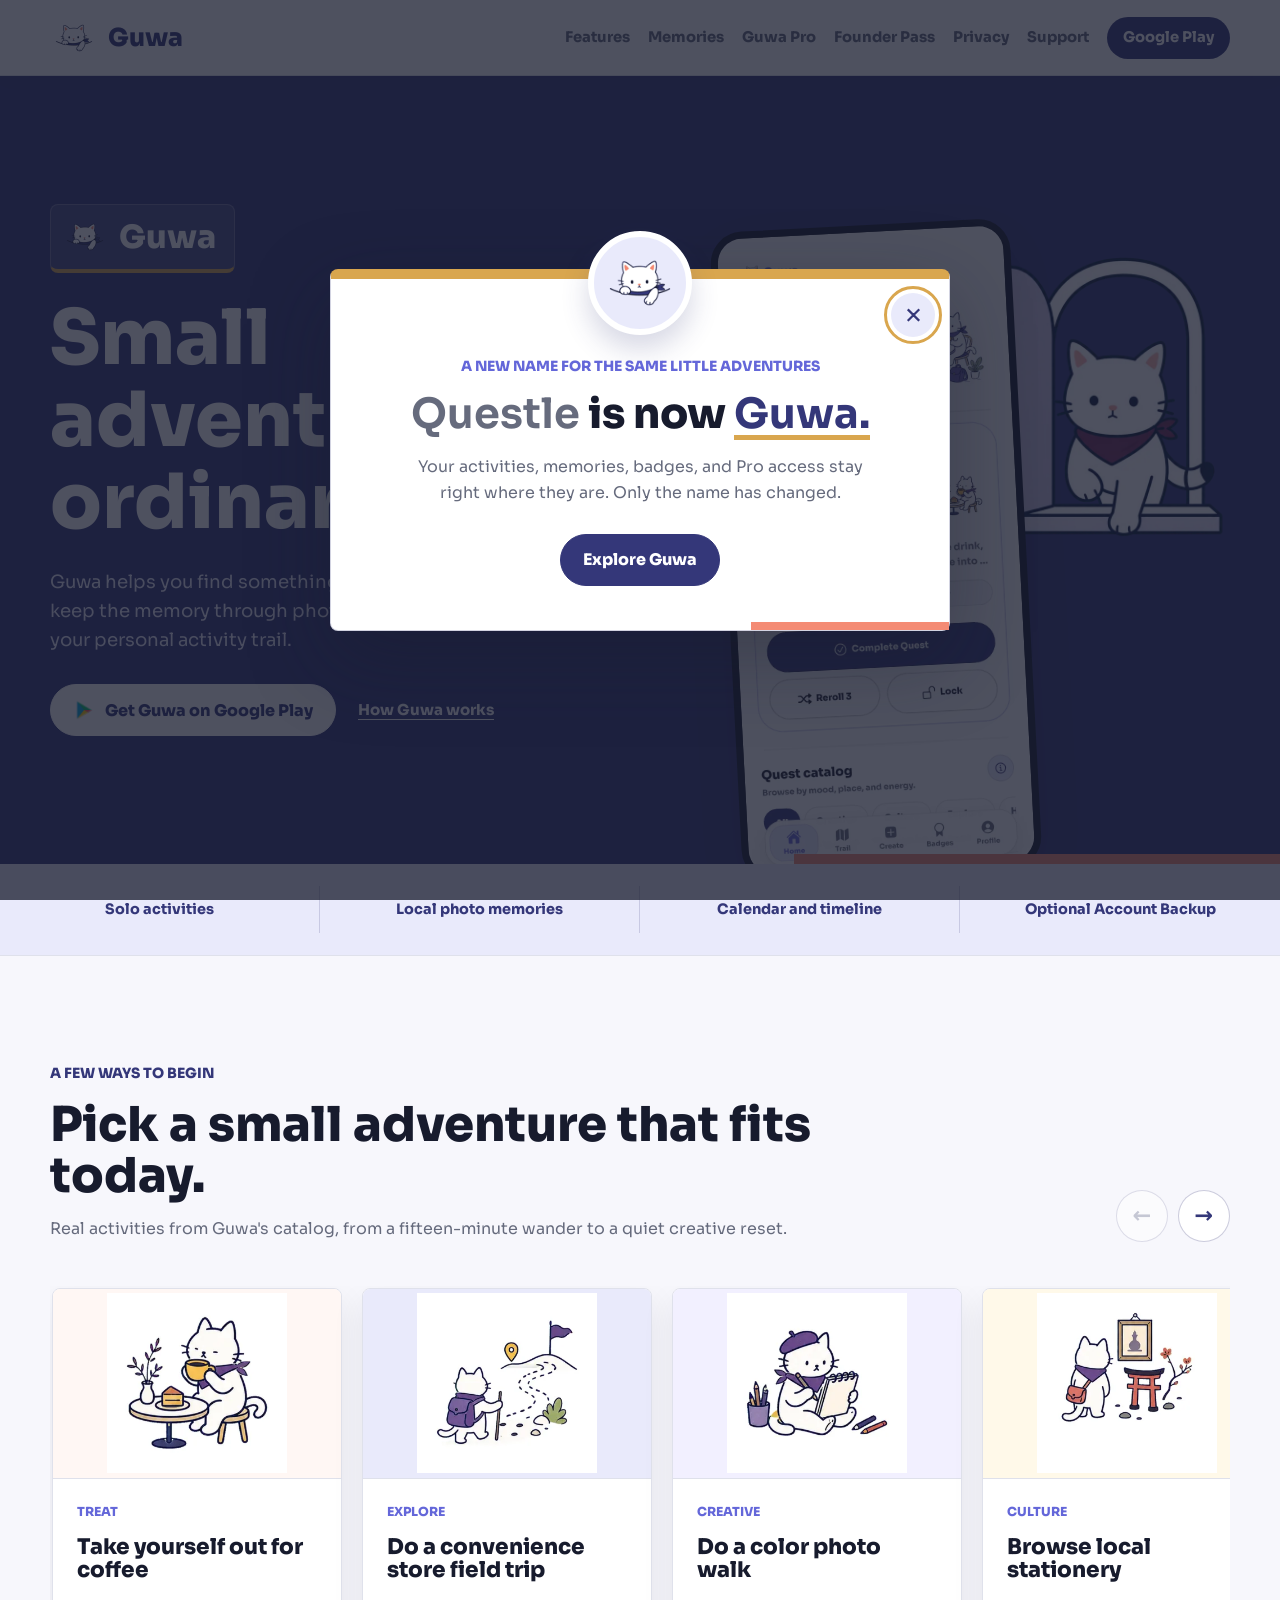
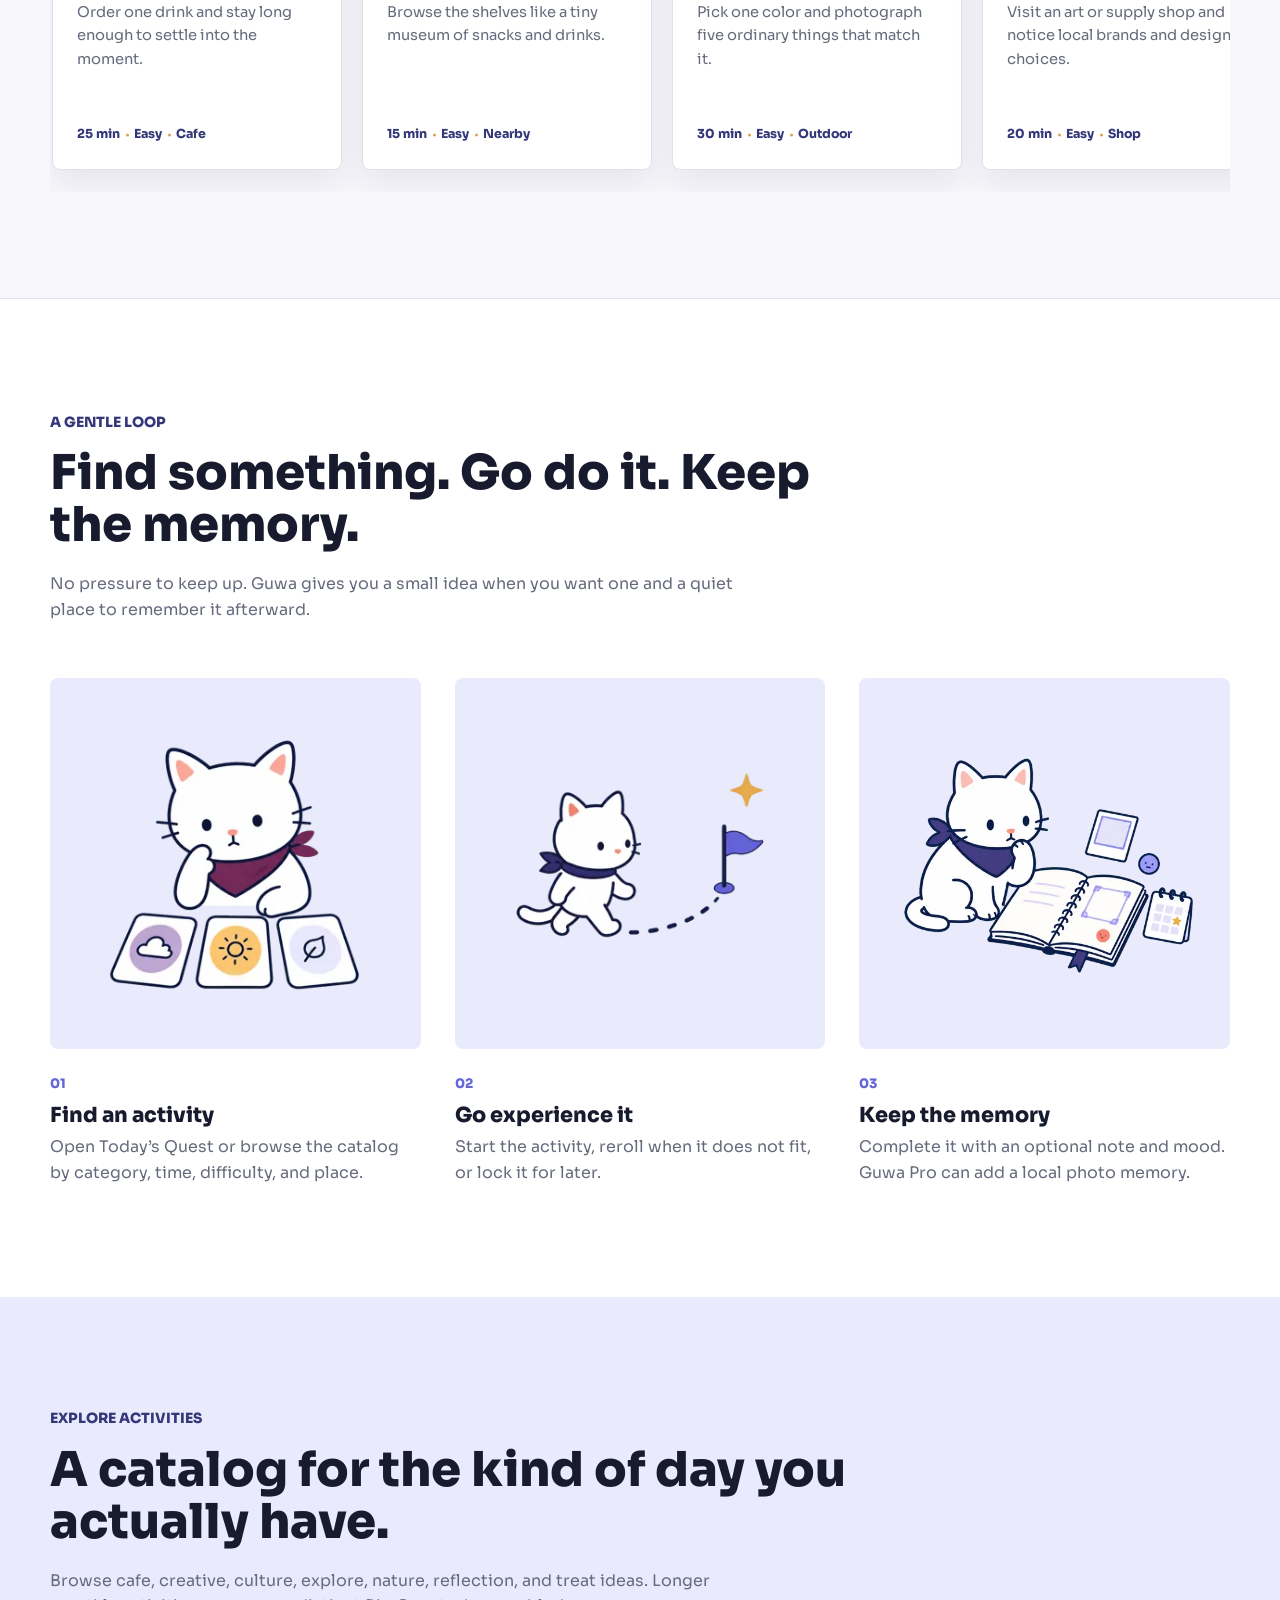
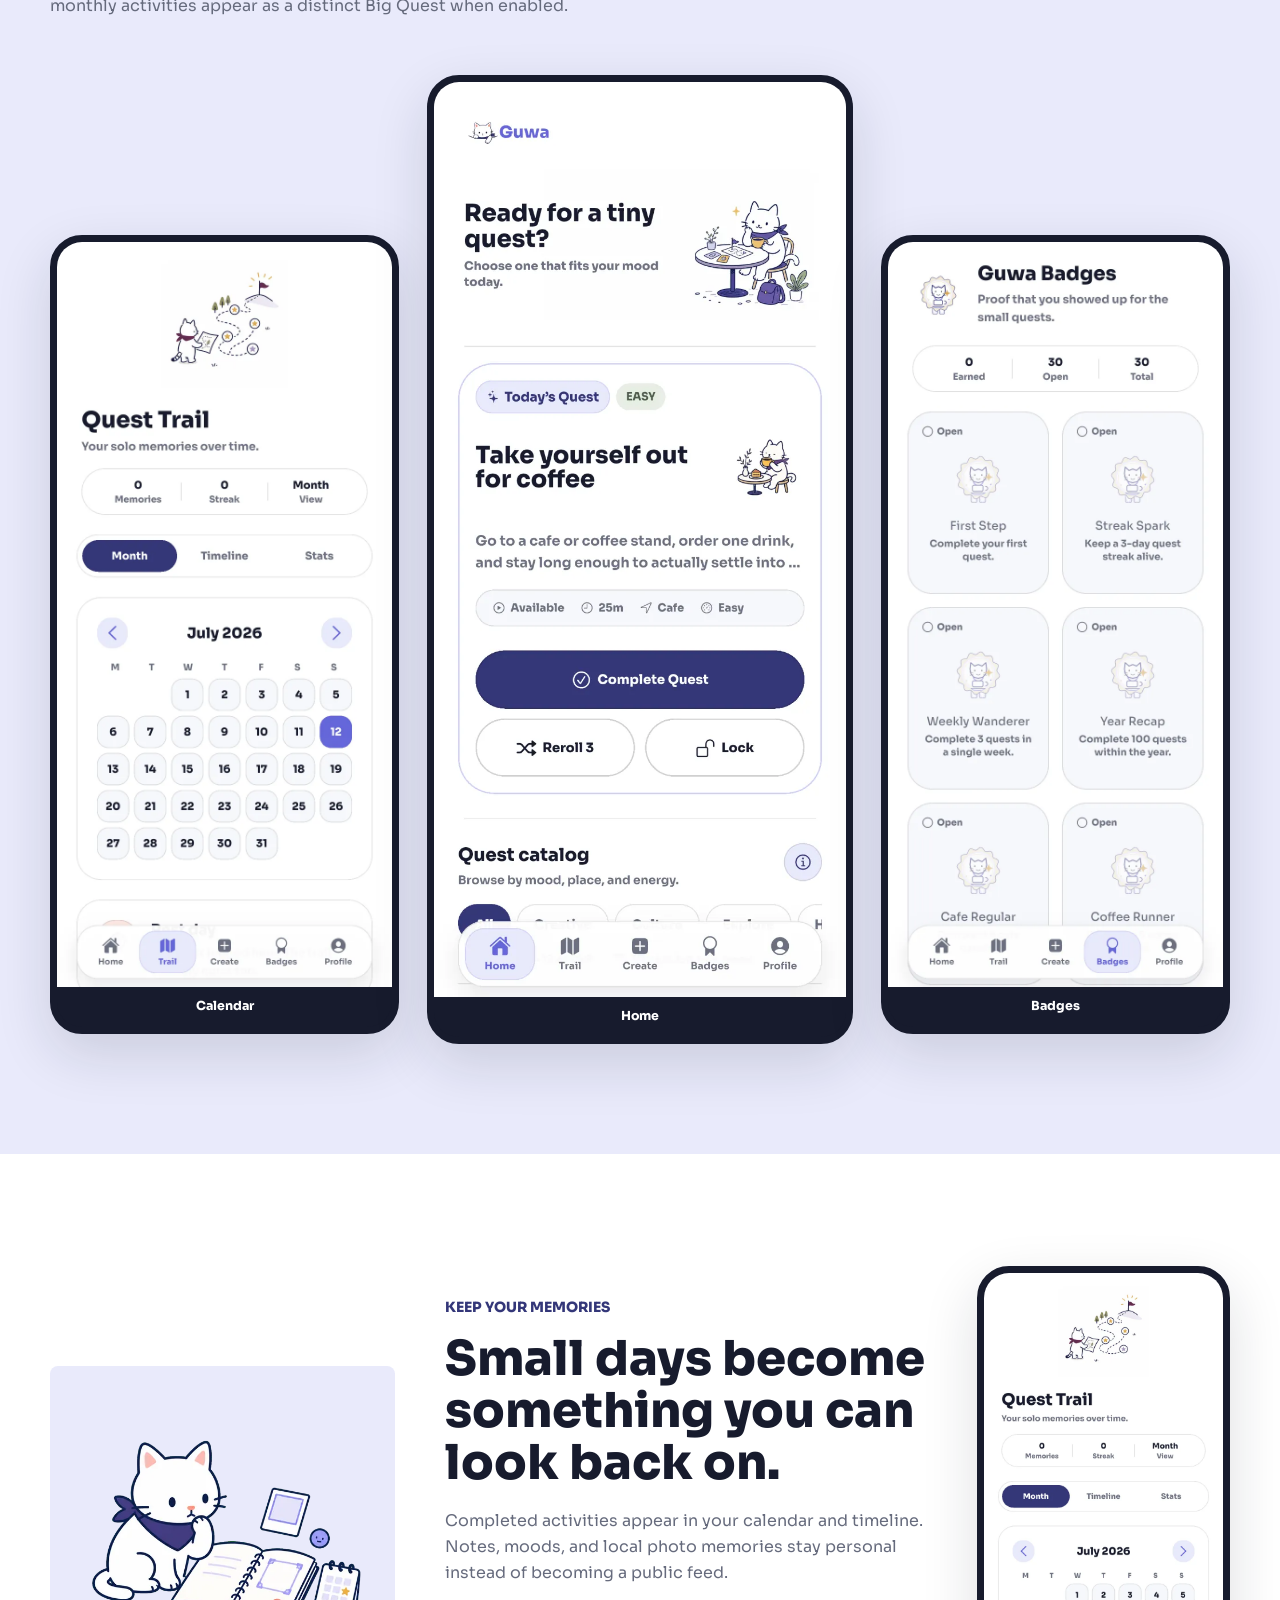
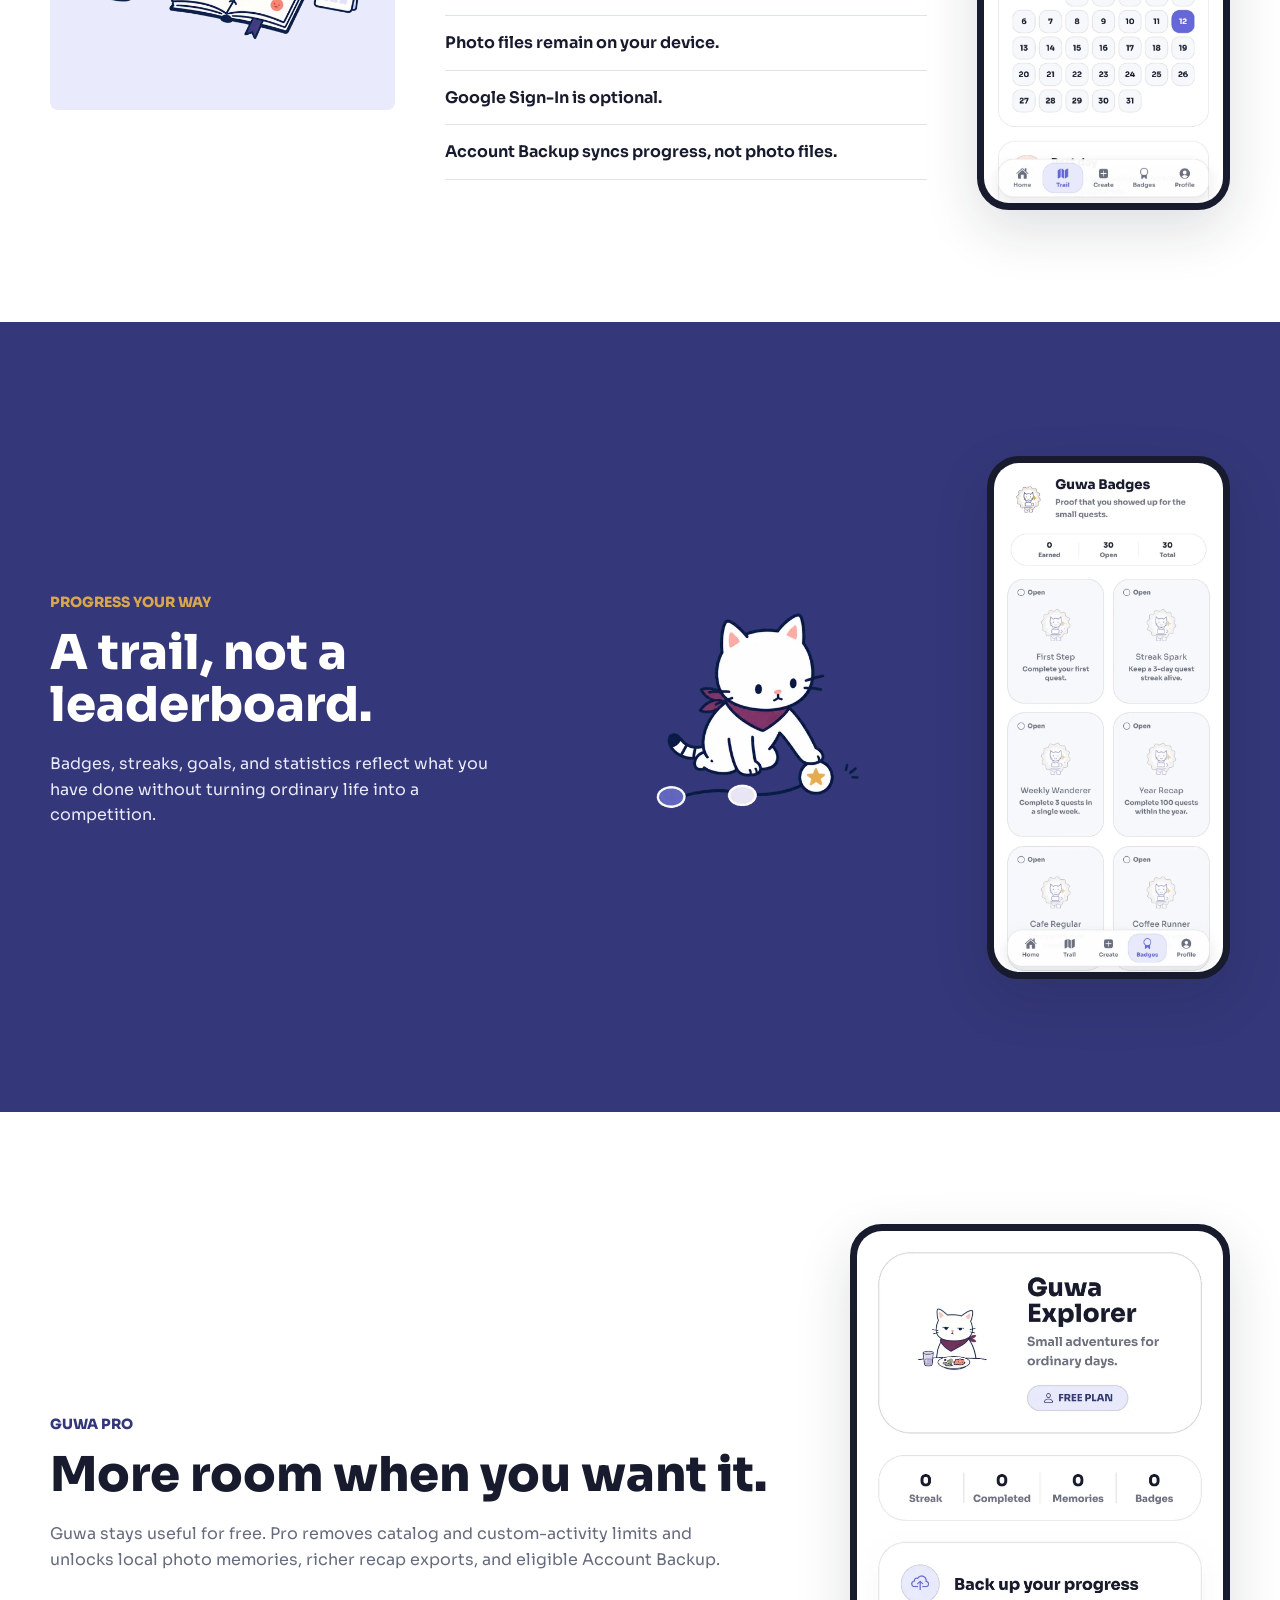
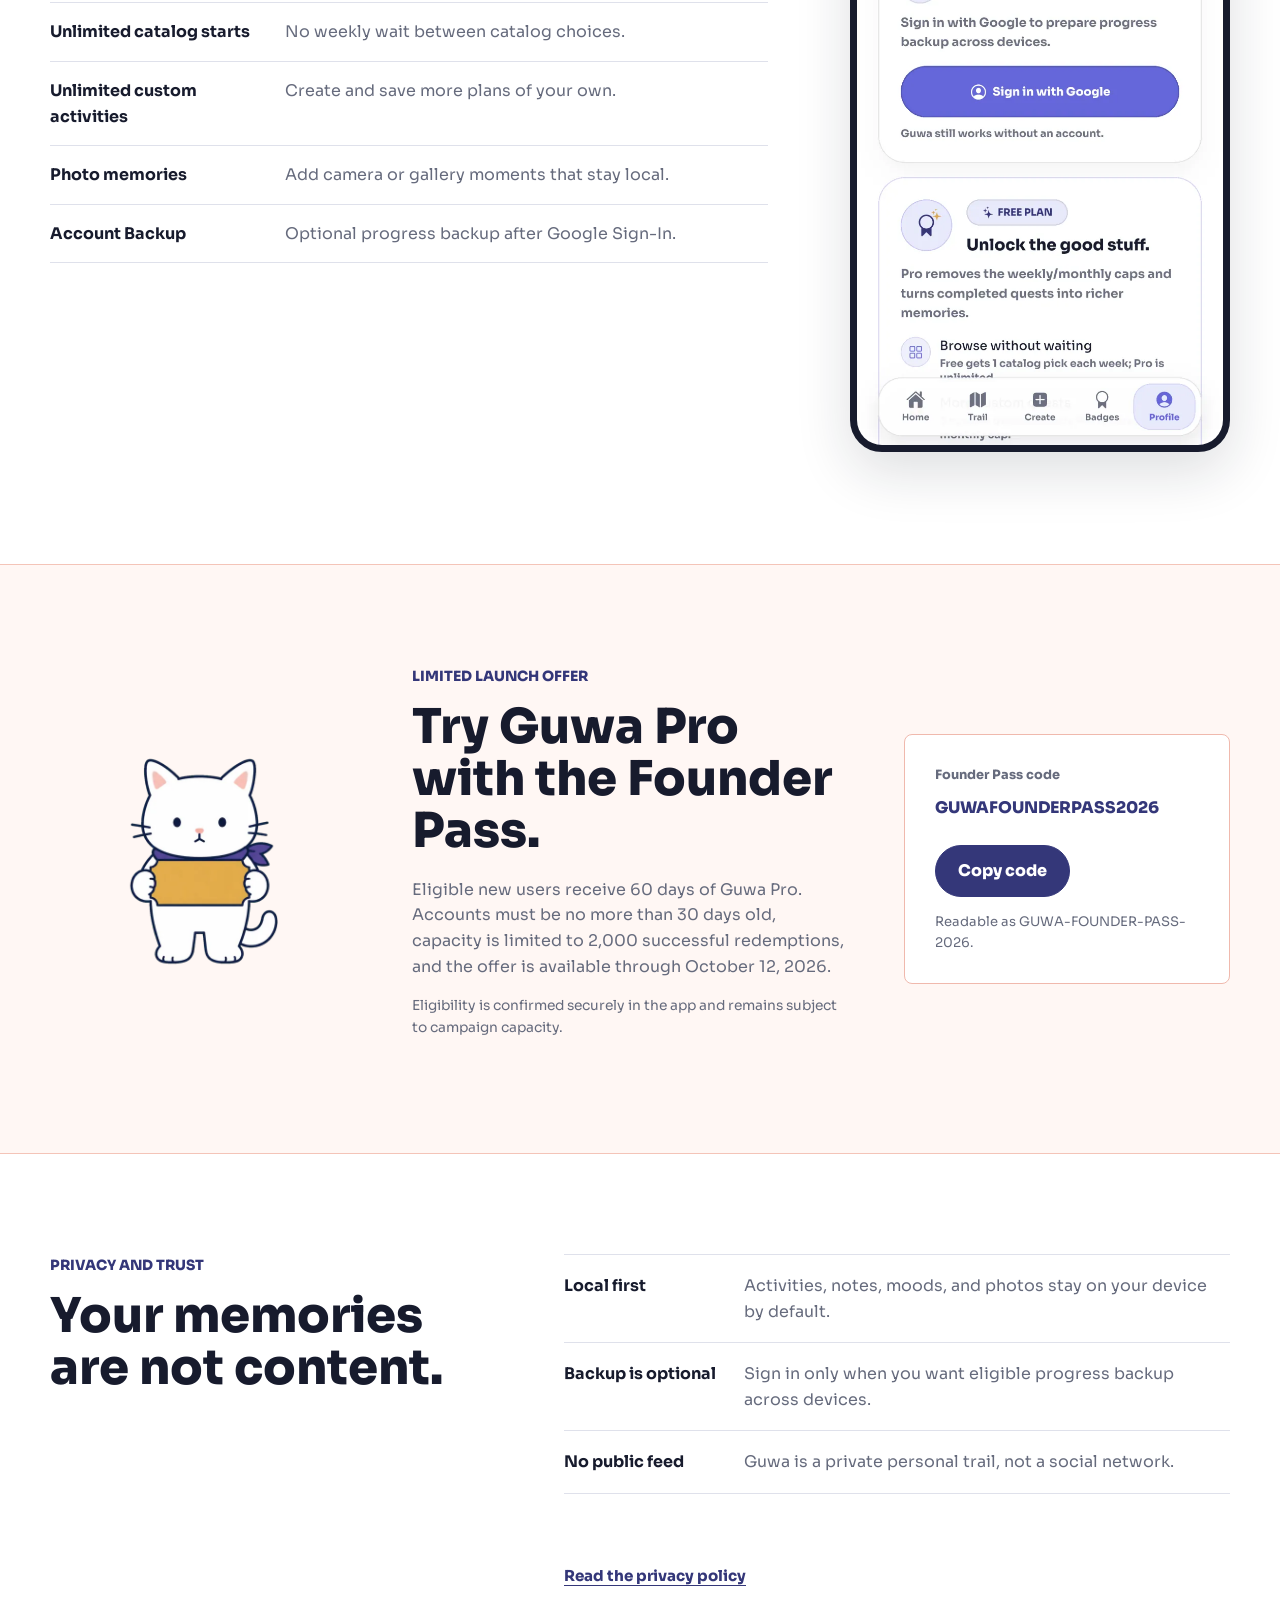
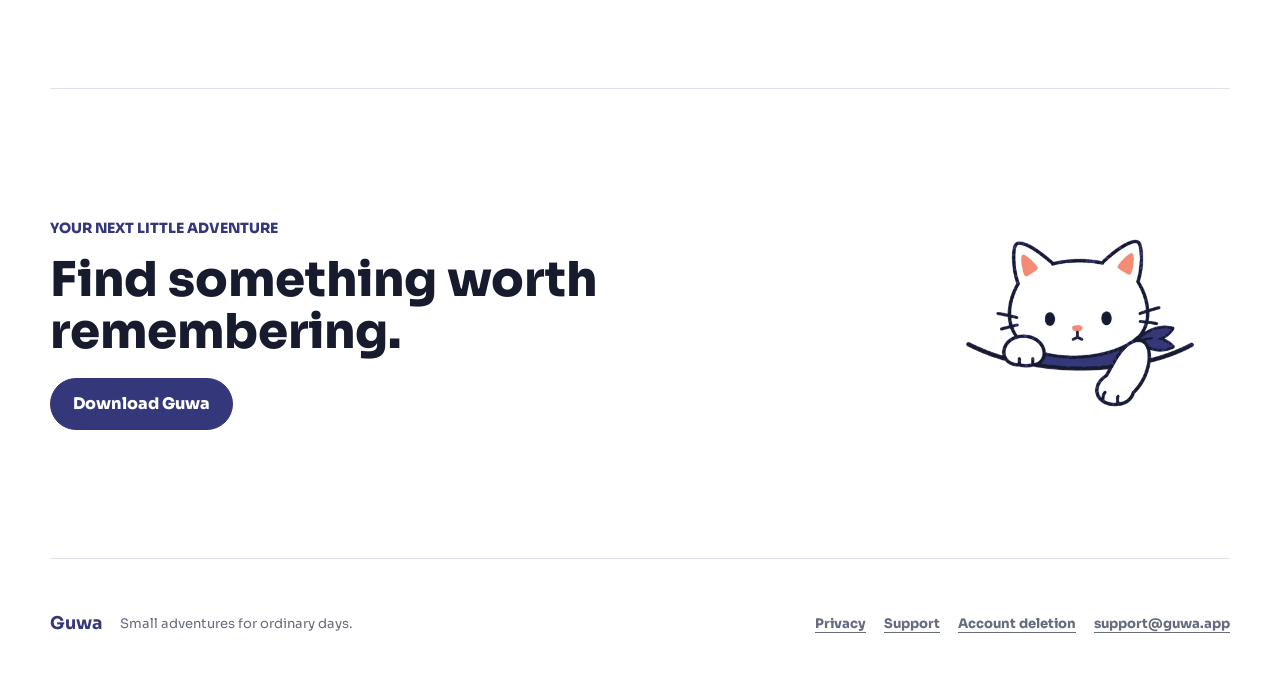
<file: index.html>
<!DOCTYPE html>
<html lang="en">
<head>
  <meta charset="utf-8">
  <meta name="viewport" content="width=device-width, initial-scale=1">
  <title>Guwa - Small adventures for ordinary days</title>
  <meta name="description" content="Find a small solo activity, go experience it, and keep the memory with notes, moods, local photos, badges, and your personal Guwa trail.">
  <meta name="theme-color" content="#343779">
  <meta property="og:title" content="Guwa - Small adventures for ordinary days">
  <meta property="og:description" content="Find something worth doing, experience it, and keep the memory with Guwa.">
  <meta property="og:type" content="website">
  <meta property="og:url" content="https://guwa.app/">
  <meta property="og:image" content="https://guwa.app/assets/brand/guwa-open-graph-1200x630.png">
  <meta property="og:image:width" content="1200">
  <meta property="og:image:height" content="630">
  <meta property="og:image:alt" content="Guwa cat stepping through an open doorway beside the words Small adventures for ordinary days.">
  <meta name="twitter:card" content="summary_large_image">
  <meta name="twitter:title" content="Guwa - Small adventures for ordinary days">
  <meta name="twitter:description" content="Find something worth doing, experience it, and keep the memory with Guwa.">
  <meta name="twitter:image" content="https://guwa.app/assets/brand/guwa-open-graph-1200x630.png">
  <link rel="canonical" href="https://guwa.app/">
  <link rel="icon" href="/assets/brand/guwa-favicon.png" type="image/png">
  <link rel="apple-touch-icon" href="/apple-touch-icon.png">
  <link rel="manifest" href="/site.webmanifest">
  <link rel="preload" as="font" href="/assets/fonts/Sora.ttf" type="font/ttf" crossorigin>
  <link rel="preload" as="image" href="/assets/guwa-site/optimized/guwa-hero-doorway-900.webp" type="image/webp">
  <link rel="stylesheet" href="/assets/css/guwa.css">
  <script src="/assets/js/guwa.js" defer></script>
  <script type="application/ld+json">
    {
      "@context": "https://schema.org",
      "@type": "MobileApplication",
      "name": "Guwa",
      "alternateName": "Questle",
      "operatingSystem": "Android",
      "applicationCategory": "LifestyleApplication",
      "description": "Small solo activities, private memories, progress, and badges.",
      "url": "https://guwa.app/",
      "downloadUrl": "https://play.google.com/store/apps/details?id=com.vincevence.questle",
      "image": "https://guwa.app/assets/brand/guwa-open-graph-1200x630.png"
    }
  </script>
</head>
<body>
  <a class="skip-link" href="#main">Skip to content</a>
  <dialog id="rebrand-dialog" class="rebrand-dialog" aria-labelledby="rebrand-title" aria-describedby="rebrand-description">
    <button class="dialog-close" type="button" data-dismiss-rebrand aria-label="Close announcement" title="Close announcement">&times;</button>
    <div class="rebrand-mark" aria-hidden="true">
      <img src="/assets/brand/guwa-mark-96.png" width="96" height="96" alt="">
    </div>
    <p class="eyebrow">A new name for the same little adventures</p>
    <h2 id="rebrand-title"><span>Questle</span> is now <strong>Guwa.</strong></h2>
    <p id="rebrand-description">Your activities, memories, badges, and Pro access stay right where they are. Only the name has changed.</p>
    <button class="button button-primary" type="button" data-dismiss-rebrand>Explore Guwa</button>
  </dialog>
  <header class="site-header">
    <a class="brand" href="/" aria-label="Guwa home">
      <img src="/assets/brand/guwa-mark-96.png" width="48" height="48" alt="" aria-hidden="true">
      <span>Guwa</span>
    </a>
    <button class="menu-toggle" type="button" aria-expanded="false" aria-controls="primary-nav" aria-label="Open navigation">
      <span></span><span></span><span></span>
    </button>
    <nav id="primary-nav" class="nav-links" aria-label="Primary navigation">
      <a href="#features">Features</a>
      <a href="#memories">Memories</a>
      <a href="#pro">Guwa Pro</a>
      <a href="#founder-pass">Founder Pass</a>
      <a href="/privacy/">Privacy</a>
      <a href="/support/">Support</a>
      <a class="nav-cta" href="https://play.google.com/store/apps/details?id=com.vincevence.questle">Google Play</a>
    </nav>
  </header>

  <main id="main">
    <section class="hero" aria-labelledby="hero-title">
      <div class="hero-copy-block">
        <div class="hero-brand-lockup" role="img" aria-label="Guwa">
          <img src="/assets/brand/guwa-mark-96.png" width="96" height="96" alt="" aria-hidden="true">
          <span>Guwa</span>
        </div>
        <h1 id="hero-title">Small adventures for ordinary days.</h1>
        <p>Guwa helps you find something worth doing, experience it, and keep the memory through photos, notes, moods, badges, and your personal activity trail.</p>
        <div class="hero-actions">
          <a class="button button-light" href="https://play.google.com/store/apps/details?id=com.vincevence.questle">
            <img src="/assets/brand/google-play-mark.png" width="22" height="22" alt="" aria-hidden="true">
            Get Guwa on Google Play
          </a>
          <a class="text-link text-link-light" href="#how-it-works">How Guwa works</a>
        </div>
      </div>
      <div class="hero-visual">
        <picture class="hero-illustration">
          <source type="image/webp" srcset="/assets/guwa-site/optimized/guwa-hero-doorway-400.webp 400w, /assets/guwa-site/optimized/guwa-hero-doorway-640.webp 640w, /assets/guwa-site/optimized/guwa-hero-doorway-900.webp 900w" sizes="(max-width: 760px) 50vw, 430px">
          <img src="/assets/guwa-site/optimized/guwa-hero-doorway-640.png" width="640" height="640" alt="Guwa cat stepping through an open doorway to begin a small adventure.">
        </picture>
        <figure class="device-frame hero-device">
          <img src="/assets/screens/optimized/guwa-home-720.webp" width="720" height="1600" alt="Current Guwa Home screen with an active daily activity and catalog navigation.">
        </figure>
      </div>
    </section>

    <section class="signal-band" aria-label="Guwa highlights">
      <p>Solo activities</p>
      <p>Local photo memories</p>
      <p>Calendar and timeline</p>
      <p>Optional Account Backup</p>
    </section>

    <section class="quest-showcase" aria-labelledby="quest-showcase-title">
      <div class="quest-showcase-heading">
        <div>
          <p class="eyebrow">A few ways to begin</p>
          <h2 id="quest-showcase-title">Pick a small adventure that fits today.</h2>
          <p>Real activities from Guwa's catalog, from a fifteen-minute wander to a quiet creative reset.</p>
        </div>
        <div class="carousel-controls" role="group" aria-label="Quest carousel controls">
          <button type="button" data-carousel-direction="previous" aria-label="Previous activities" title="Previous activities">&#8592;</button>
          <button type="button" data-carousel-direction="next" aria-label="Next activities" title="Next activities">&#8594;</button>
        </div>
      </div>
      <section class="quest-track" data-quest-carousel tabindex="0" aria-label="Sample Guwa activities">
        <article class="quest-card">
          <div class="quest-card-art quest-card-art-cafe"><img src="/assets/quest-samples/cafe.webp" width="320" height="320" alt="Guwa cat enjoying a cafe activity." loading="lazy"></div>
          <div class="quest-card-copy">
            <span class="quest-category">Treat</span>
            <h3>Take yourself out for coffee</h3>
            <p>Order one drink and stay long enough to settle into the moment.</p>
            <div class="quest-meta"><span>25 min</span><span>Easy</span><span>Cafe</span></div>
          </div>
        </article>
        <article class="quest-card">
          <div class="quest-card-art quest-card-art-explore"><img src="/assets/quest-samples/explore.webp" width="320" height="320" alt="Guwa cat setting out to explore." loading="lazy"></div>
          <div class="quest-card-copy">
            <span class="quest-category">Explore</span>
            <h3>Do a convenience store field trip</h3>
            <p>Browse the shelves like a tiny museum of snacks and drinks.</p>
            <div class="quest-meta"><span>15 min</span><span>Easy</span><span>Nearby</span></div>
          </div>
        </article>
        <article class="quest-card">
          <div class="quest-card-art quest-card-art-creative"><img src="/assets/quest-samples/creative.webp" width="320" height="320" alt="Guwa cat making something creative." loading="lazy"></div>
          <div class="quest-card-copy">
            <span class="quest-category">Creative</span>
            <h3>Do a color photo walk</h3>
            <p>Pick one color and photograph five ordinary things that match it.</p>
            <div class="quest-meta"><span>30 min</span><span>Easy</span><span>Outdoor</span></div>
          </div>
        </article>
        <article class="quest-card">
          <div class="quest-card-art quest-card-art-culture"><img src="/assets/quest-samples/culture.webp" width="320" height="320" alt="Guwa cat browsing a cultural activity." loading="lazy"></div>
          <div class="quest-card-copy">
            <span class="quest-category">Culture</span>
            <h3>Browse local stationery</h3>
            <p>Visit an art or supply shop and notice local brands and design choices.</p>
            <div class="quest-meta"><span>20 min</span><span>Easy</span><span>Shop</span></div>
          </div>
        </article>
        <article class="quest-card">
          <div class="quest-card-art quest-card-art-nature"><img src="/assets/quest-samples/nature.webp" width="320" height="320" alt="Guwa cat spending time outdoors." loading="lazy"></div>
          <div class="quest-card-copy">
            <span class="quest-category">Nature</span>
            <h3>Watch sunset outside</h3>
            <p>Find somewhere safe with open sky and stay until the light changes.</p>
            <div class="quest-meta"><span>30 min</span><span>Easy</span><span>Outdoor</span></div>
          </div>
        </article>
        <article class="quest-card">
          <div class="quest-card-art quest-card-art-reflection"><img src="/assets/quest-samples/reflection.webp" width="320" height="320" alt="Guwa cat taking a quiet moment to reflect." loading="lazy"></div>
          <div class="quest-card-copy">
            <span class="quest-category">Reflection</span>
            <h3>Write a tiny field note</h3>
            <p>Describe one place using what you saw, heard, smelled, and felt.</p>
            <div class="quest-meta"><span>10 min</span><span>Easy</span><span>Anywhere</span></div>
          </div>
        </article>
      </section>
    </section>

    <section id="how-it-works" class="section how-section" aria-labelledby="how-title">
      <div class="section-heading">
        <p class="eyebrow">A gentle loop</p>
        <h2 id="how-title">Find something. Go do it. Keep the memory.</h2>
        <p>No pressure to keep up. Guwa gives you a small idea when you want one and a quiet place to remember it afterward.</p>
      </div>
      <ol class="illustrated-steps">
        <li>
          <picture>
            <source type="image/webp" srcset="/assets/guwa-site/optimized/guwa-find-activity-400.webp 400w, /assets/guwa-site/optimized/guwa-find-activity-640.webp 640w" sizes="(max-width: 760px) 86vw, 360px">
            <img src="/assets/guwa-site/optimized/guwa-find-activity-640.png" width="640" height="640" alt="Guwa cat choosing between three simple activity prompts." loading="lazy">
          </picture>
          <span>01</span>
          <h3>Find an activity</h3>
          <p>Open Today’s Quest or browse the catalog by category, time, difficulty, and place.</p>
        </li>
        <li>
          <picture>
            <source type="image/webp" srcset="/assets/guwa-site/optimized/guwa-go-experience-400.webp 400w, /assets/guwa-site/optimized/guwa-go-experience-640.webp 640w" sizes="(max-width: 760px) 86vw, 360px">
            <img src="/assets/guwa-site/optimized/guwa-go-experience-640.png" width="640" height="640" alt="Guwa cat following a short curved trail toward a small flag." loading="lazy">
          </picture>
          <span>02</span>
          <h3>Go experience it</h3>
          <p>Start the activity, reroll when it does not fit, or lock it for later.</p>
        </li>
        <li>
          <picture>
            <source type="image/webp" srcset="/assets/guwa-site/optimized/guwa-keep-memory-400.webp 400w, /assets/guwa-site/optimized/guwa-keep-memory-640.webp 640w" sizes="(max-width: 760px) 86vw, 360px">
            <img src="/assets/guwa-site/optimized/guwa-keep-memory-640.png" width="640" height="640" alt="Guwa cat beside a notebook, photo frame, mood mark, and calendar." loading="lazy">
          </picture>
          <span>03</span>
          <h3>Keep the memory</h3>
          <p>Complete it with an optional note and mood. Guwa Pro can add a local photo memory.</p>
        </li>
      </ol>
    </section>

    <section id="features" class="feature-band" aria-labelledby="feature-title">
      <div class="feature-inner">
        <div class="section-heading">
          <p class="eyebrow">Explore activities</p>
          <h2 id="feature-title">A catalog for the kind of day you actually have.</h2>
          <p>Browse cafe, creative, culture, explore, nature, reflection, and treat ideas. Longer monthly activities appear as a distinct Big Quest when enabled.</p>
        </div>
        <div class="screen-stage" role="group" aria-label="Current Guwa application screens">
          <figure class="device-frame device-secondary">
            <img src="/assets/screens/optimized/guwa-trail-720.webp" width="720" height="1600" alt="Current Guwa Trail screen showing the monthly calendar." loading="lazy">
            <figcaption>Calendar</figcaption>
          </figure>
          <figure class="device-frame device-primary">
            <img src="/assets/screens/optimized/guwa-home-720.webp" width="720" height="1600" alt="Current Guwa Home screen showing Today’s Quest and catalog access." loading="lazy">
            <figcaption>Home</figcaption>
          </figure>
          <figure class="device-frame device-secondary">
            <img src="/assets/screens/optimized/guwa-badges-720.webp" width="720" height="1600" alt="Current Guwa Badges screen showing personal progress milestones." loading="lazy">
            <figcaption>Badges</figcaption>
          </figure>
        </div>
      </div>
    </section>

    <section id="memories" class="section split-section memory-section" aria-labelledby="memory-title">
      <div class="split-art">
        <picture>
          <source type="image/webp" srcset="/assets/guwa-site/optimized/guwa-keep-memory-400.webp 400w, /assets/guwa-site/optimized/guwa-keep-memory-640.webp 640w, /assets/guwa-site/optimized/guwa-keep-memory-900.webp 900w" sizes="(max-width: 760px) 88vw, 520px">
          <img src="/assets/guwa-site/optimized/guwa-keep-memory-900.png" width="900" height="900" alt="Guwa cat beside a notebook, photo frame, mood mark, and calendar." loading="lazy">
        </picture>
      </div>
      <div class="split-copy">
        <p class="eyebrow">Keep your memories</p>
        <h2 id="memory-title">Small days become something you can look back on.</h2>
        <p>Completed activities appear in your calendar and timeline. Notes, moods, and local photo memories stay personal instead of becoming a public feed.</p>
        <ul class="plain-list">
          <li>Photo files remain on your device.</li>
          <li>Google Sign-In is optional.</li>
          <li>Account Backup syncs progress, not photo files.</li>
        </ul>
      </div>
      <figure class="device-frame memory-device">
        <img src="/assets/screens/optimized/guwa-trail-720.webp" width="720" height="1600" alt="Current Guwa Trail screen with calendar and timeline navigation." loading="lazy">
      </figure>
    </section>

    <section class="progress-band" aria-labelledby="progress-title">
      <div class="progress-inner">
        <div class="progress-copy">
          <p class="eyebrow eyebrow-light">Progress your way</p>
          <h2 id="progress-title">A trail, not a leaderboard.</h2>
          <p>Badges, streaks, goals, and statistics reflect what you have done without turning ordinary life into a competition.</p>
        </div>
        <picture class="progress-art">
          <source type="image/webp" srcset="/assets/guwa-site/optimized/guwa-progress-badges-400.webp 400w, /assets/guwa-site/optimized/guwa-progress-badges-640.webp 640w, /assets/guwa-site/optimized/guwa-progress-badges-900.webp 900w" sizes="(max-width: 760px) 86vw, 480px">
          <img src="/assets/guwa-site/optimized/guwa-progress-badges-900.png" width="900" height="900" alt="Guwa cat placing a badge on a short personal progress trail." loading="lazy">
        </picture>
        <figure class="device-frame progress-device">
          <img src="/assets/screens/optimized/guwa-badges-720.webp" width="720" height="1600" alt="Current Guwa Badges screen showing earned and upcoming milestones." loading="lazy">
        </figure>
      </div>
    </section>

    <section id="pro" class="section pro-section" aria-labelledby="pro-title">
      <div class="pro-copy">
        <p class="eyebrow">Guwa Pro</p>
        <h2 id="pro-title">More room when you want it.</h2>
        <p>Guwa stays useful for free. Pro removes catalog and custom-activity limits and unlocks local photo memories, richer recap exports, and eligible Account Backup.</p>
        <ul class="feature-list">
          <li><strong>Unlimited catalog starts</strong><span>No weekly wait between catalog choices.</span></li>
          <li><strong>Unlimited custom activities</strong><span>Create and save more plans of your own.</span></li>
          <li><strong>Photo memories</strong><span>Add camera or gallery moments that stay local.</span></li>
          <li><strong>Account Backup</strong><span>Optional progress backup after Google Sign-In.</span></li>
        </ul>
      </div>
      <figure class="device-frame pro-device">
        <img src="/assets/screens/optimized/guwa-profile-720.webp" width="720" height="1600" alt="Current Guwa Profile showing the free plan, Pro benefits, and Account Backup." loading="lazy">
      </figure>
    </section>

    <section id="founder-pass" class="founder-section" aria-labelledby="founder-title">
      <picture class="founder-art">
        <source type="image/webp" srcset="/assets/guwa-site/optimized/guwa-founder-pass-400.webp 400w, /assets/guwa-site/optimized/guwa-founder-pass-640.webp 640w" sizes="(max-width: 760px) 82vw, 430px">
        <img src="/assets/guwa-site/optimized/guwa-founder-pass-640.png" width="640" height="640" alt="Guwa cat presenting a blank golden Founder Pass ticket." loading="lazy">
      </picture>
      <div class="founder-copy">
        <p class="eyebrow">Limited launch offer</p>
        <h2 id="founder-title">Try Guwa Pro with the Founder Pass.</h2>
        <p>Eligible new users receive 60 days of Guwa Pro. Accounts must be no more than 30 days old, capacity is limited to 2,000 successful redemptions, and the offer is available through October 12, 2026.</p>
        <p class="founder-note">Eligibility is confirmed securely in the app and remains subject to campaign capacity.</p>
      </div>
      <div class="code-panel">
        <span>Founder Pass code</span>
        <code id="founder-code">GUWAFOUNDERPASS2026</code>
        <button class="button button-primary" type="button" data-copy-code="GUWAFOUNDERPASS2026" aria-describedby="copy-status">Copy code</button>
        <p id="copy-status" class="copy-status" aria-live="polite">Readable as GUWA-FOUNDER-PASS-2026.</p>
      </div>
    </section>

    <section class="trust-section" aria-labelledby="trust-title">
      <div>
        <p class="eyebrow">Privacy and trust</p>
        <h2 id="trust-title">Your memories are not content.</h2>
      </div>
      <div class="trust-points">
        <p><strong>Local first</strong><span>Activities, notes, moods, and photos stay on your device by default.</span></p>
        <p><strong>Backup is optional</strong><span>Sign in only when you want eligible progress backup across devices.</span></p>
        <p><strong>No public feed</strong><span>Guwa is a private personal trail, not a social network.</span></p>
      </div>
      <a class="text-link" href="/privacy/">Read the privacy policy</a>
    </section>

    <section class="final-cta">
      <div>
        <p class="eyebrow">Your next little adventure</p>
        <h2>Find something worth remembering.</h2>
        <a class="button button-primary" href="https://play.google.com/store/apps/details?id=com.vincevence.questle">Download Guwa</a>
      </div>
      <picture>
        <source type="image/webp" srcset="/assets/brand/guwa-mark-512.webp">
        <img src="/assets/brand/guwa-mark-512.png" width="512" height="512" alt="Guwa cat looking through an open doorway." loading="lazy">
      </picture>
    </section>
  </main>

  <footer class="footer">
    <div><strong>Guwa</strong><span>Small adventures for ordinary days.</span></div>
    <nav aria-label="Footer navigation">
      <a href="/privacy/">Privacy</a>
      <a href="/support/">Support</a>
      <a href="/account-deletion/">Account deletion</a>
      <a href="mailto:support@guwa.app">support@guwa.app</a>
    </nav>
  </footer>
</body>
</html>
</file>
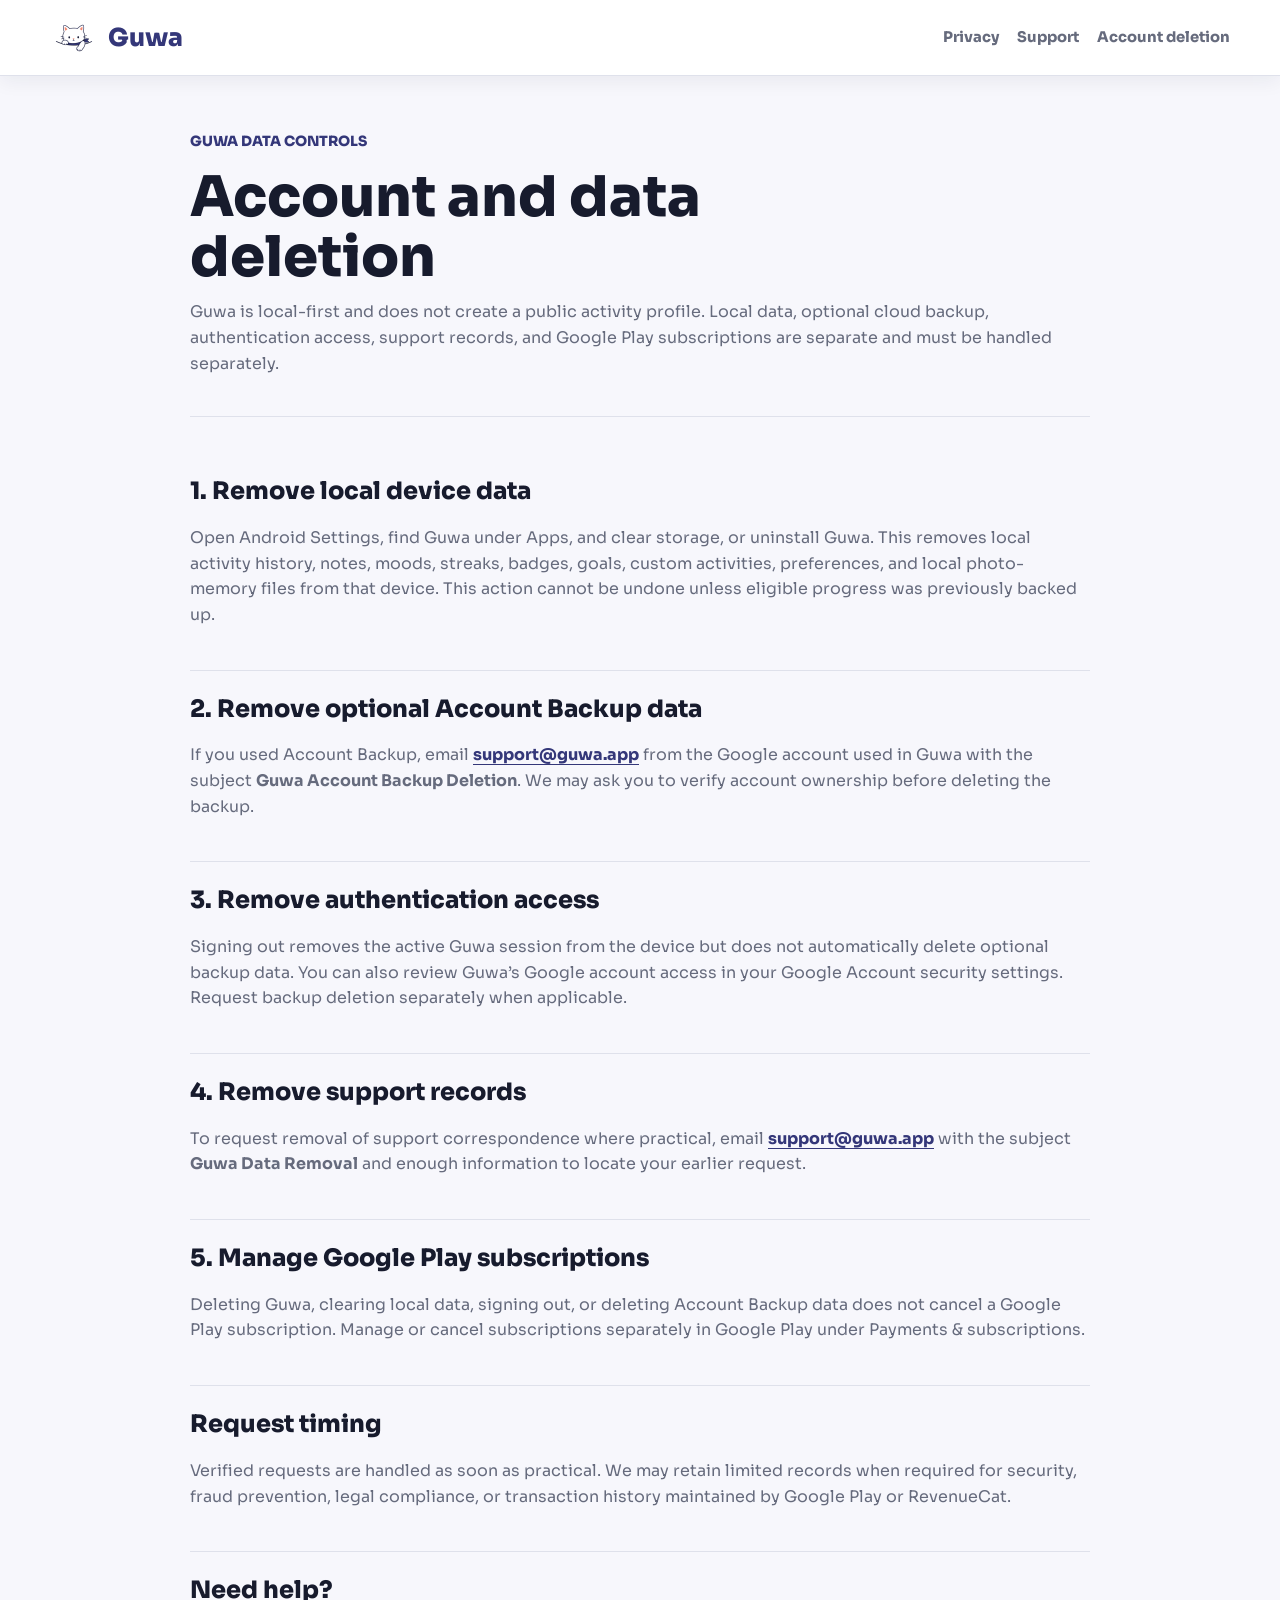
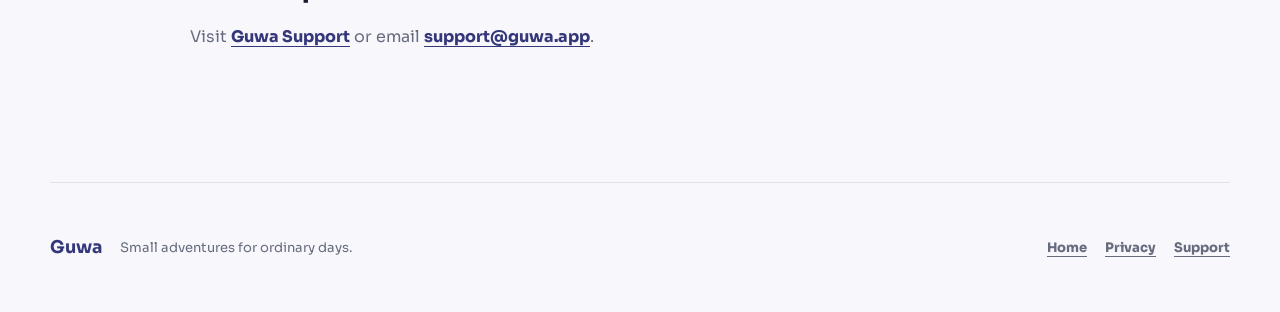
<file: account-deletion/index.html>
<!DOCTYPE html>
<html lang="en">
<head>
  <meta charset="utf-8">
  <meta name="viewport" content="width=device-width, initial-scale=1">
  <title>Account and Data Deletion - Guwa</title>
  <meta name="description" content="Instructions for removing Guwa local data, optional Account Backup data, authentication access, support records, and managing Google Play subscriptions.">
  <meta name="theme-color" content="#343779">
  <meta property="og:title" content="Account and Data Deletion - Guwa"><meta property="og:description" content="How to remove local Guwa data and request deletion of optional backup information."><meta property="og:type" content="website"><meta property="og:url" content="https://guwa.app/account-deletion/"><meta property="og:image" content="https://guwa.app/assets/brand/guwa-open-graph-1200x630.png">
  <meta name="twitter:card" content="summary_large_image">
  <meta name="twitter:title" content="Account and Data Deletion - Guwa">
  <meta name="twitter:description" content="How to remove local Guwa data and request deletion of optional backup information.">
  <meta name="twitter:image" content="https://guwa.app/assets/brand/guwa-open-graph-1200x630.png">
  <link rel="canonical" href="https://guwa.app/account-deletion/">
  <link rel="icon" href="/assets/brand/guwa-favicon.png" type="image/png"><link rel="apple-touch-icon" href="/apple-touch-icon.png"><link rel="stylesheet" href="/assets/css/guwa.css">
</head>
<body class="simple-page">
  <a class="skip-link" href="#main">Skip to content</a>
  <header class="site-header"><a class="brand" href="/" aria-label="Guwa home"><img src="/assets/brand/guwa-mark-96.png" width="48" height="48" alt="" aria-hidden="true"><span>Guwa</span></a><nav class="nav-links" aria-label="Deletion navigation"><a href="/privacy/">Privacy</a><a href="/support/">Support</a><a href="/account-deletion/" aria-current="page">Account deletion</a></nav></header>
  <main id="main" class="simple-main">
    <header class="simple-header"><p class="eyebrow">Guwa data controls</p><h1>Account and data deletion</h1><p>Guwa is local-first and does not create a public activity profile. Local data, optional cloud backup, authentication access, support records, and Google Play subscriptions are separate and must be handled separately.</p></header>
    <section class="content-section"><h2>1. Remove local device data</h2><p>Open Android Settings, find Guwa under Apps, and clear storage, or uninstall Guwa. This removes local activity history, notes, moods, streaks, badges, goals, custom activities, preferences, and local photo-memory files from that device. This action cannot be undone unless eligible progress was previously backed up.</p></section>
    <section class="content-section"><h2>2. Remove optional Account Backup data</h2><p>If you used Account Backup, email <a href="mailto:support@guwa.app?subject=Guwa%20Account%20Backup%20Deletion">support@guwa.app</a> from the Google account used in Guwa with the subject <strong>Guwa Account Backup Deletion</strong>. We may ask you to verify account ownership before deleting the backup.</p></section>
    <section class="content-section"><h2>3. Remove authentication access</h2><p>Signing out removes the active Guwa session from the device but does not automatically delete optional backup data. You can also review Guwa’s Google account access in your Google Account security settings. Request backup deletion separately when applicable.</p></section>
    <section class="content-section"><h2>4. Remove support records</h2><p>To request removal of support correspondence where practical, email <a href="mailto:support@guwa.app?subject=Guwa%20Data%20Removal">support@guwa.app</a> with the subject <strong>Guwa Data Removal</strong> and enough information to locate your earlier request.</p></section>
    <section class="content-section"><h2>5. Manage Google Play subscriptions</h2><p>Deleting Guwa, clearing local data, signing out, or deleting Account Backup data does not cancel a Google Play subscription. Manage or cancel subscriptions separately in Google Play under Payments &amp; subscriptions.</p></section>
    <section class="content-section"><h2>Request timing</h2><p>Verified requests are handled as soon as practical. We may retain limited records when required for security, fraud prevention, legal compliance, or transaction history maintained by Google Play or RevenueCat.</p></section>
    <section class="content-section"><h2>Need help?</h2><p>Visit <a href="/support/">Guwa Support</a> or email <a href="mailto:support@guwa.app?subject=Guwa%20Deletion%20Help">support@guwa.app</a>.</p></section>
  </main>
  <footer class="footer"><div><strong>Guwa</strong><span>Small adventures for ordinary days.</span></div><nav aria-label="Footer navigation"><a href="/">Home</a><a href="/privacy/">Privacy</a><a href="/support/">Support</a></nav></footer>
</body>
</html>
</file>
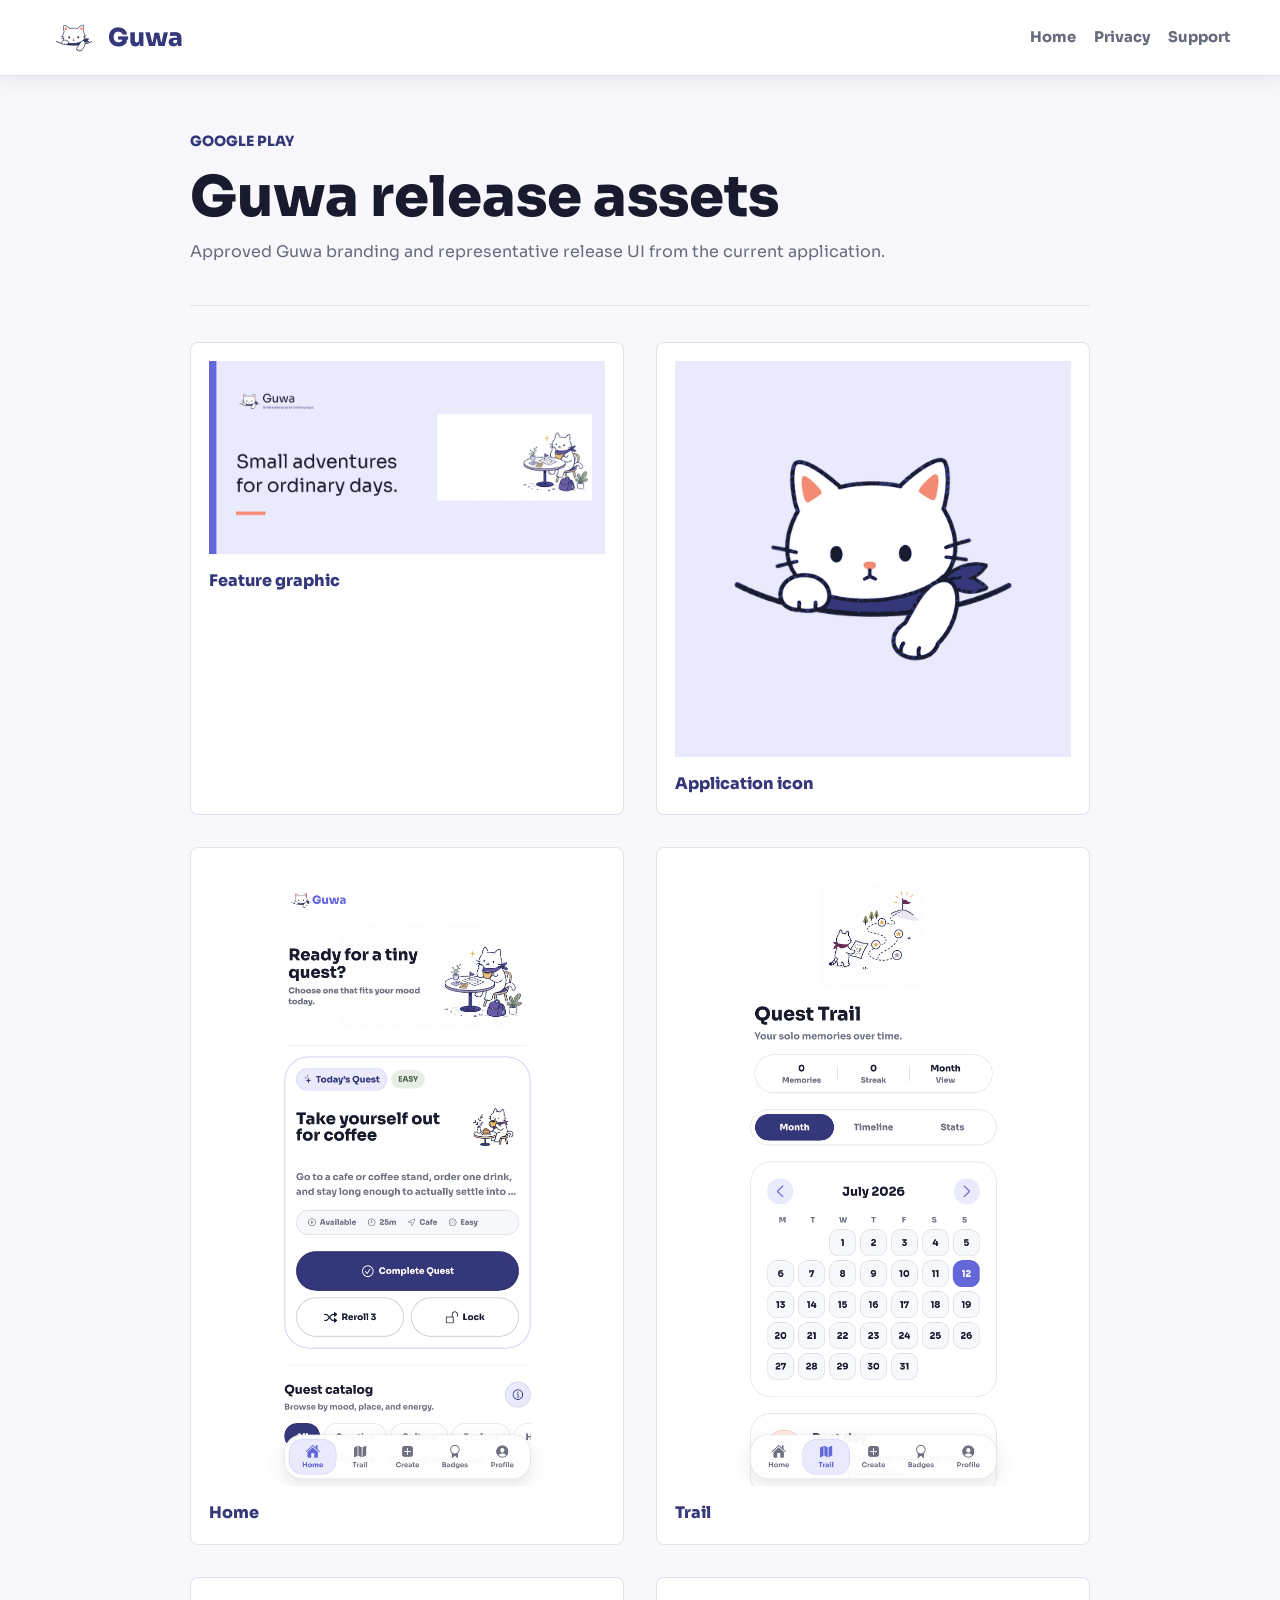
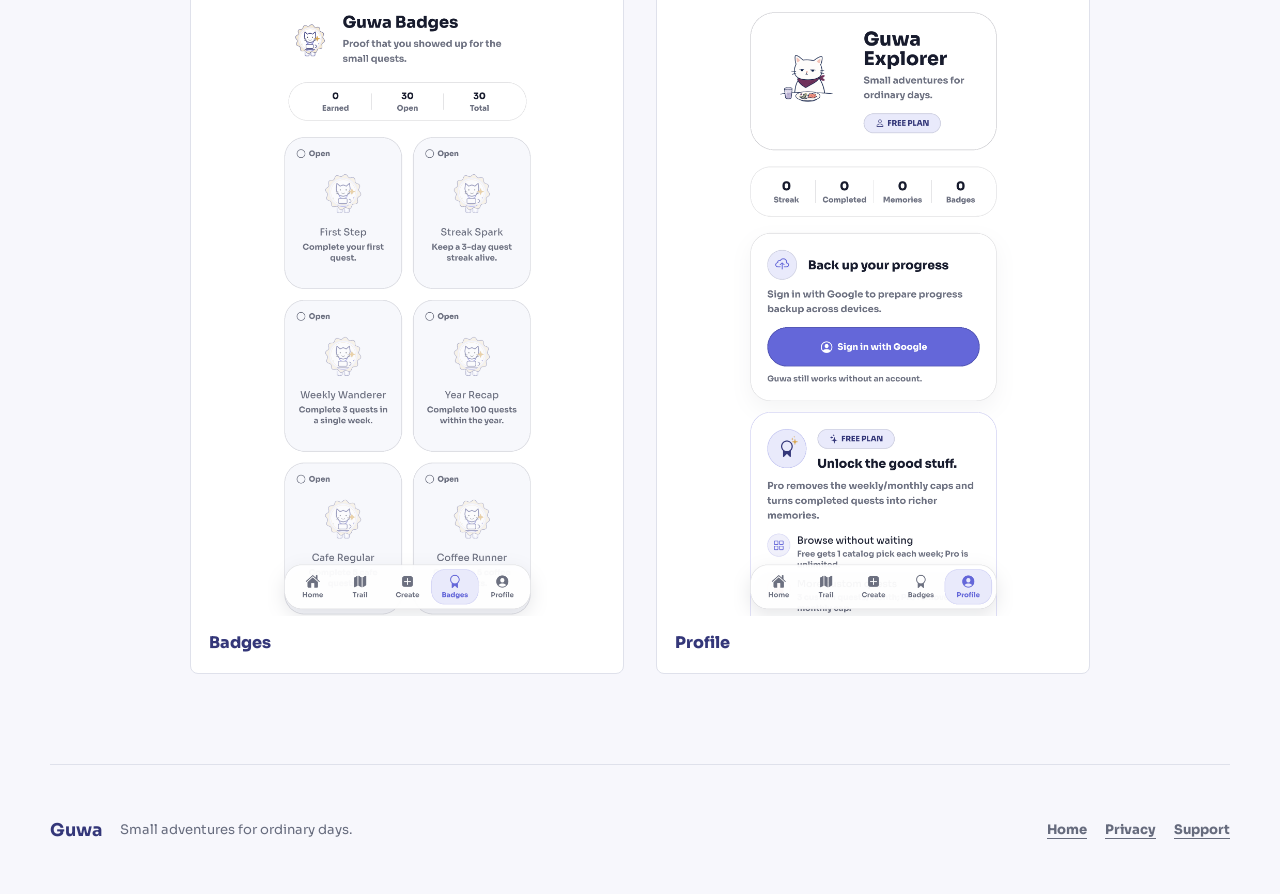
<file: play-assets/index.html>
<!DOCTYPE html>
<html lang="en">
<head>
  <meta charset="utf-8"><meta name="viewport" content="width=device-width, initial-scale=1">
  <title>Google Play Assets - Guwa</title>
  <meta name="description" content="Current Guwa Google Play feature graphic, application icon, and release UI screenshots.">
  <meta name="theme-color" content="#343779">
  <link rel="canonical" href="https://guwa.app/play-assets/">
  <link rel="icon" href="/assets/brand/guwa-favicon.png" type="image/png"><link rel="apple-touch-icon" href="/apple-touch-icon.png"><link rel="stylesheet" href="/assets/css/guwa.css">
</head>
<body class="simple-page">
  <header class="site-header"><a class="brand" href="/" aria-label="Guwa home"><img src="/assets/brand/guwa-mark-96.png" width="48" height="48" alt="" aria-hidden="true"><span>Guwa</span></a><nav class="nav-links" aria-label="Asset navigation"><a href="/">Home</a><a href="/privacy/">Privacy</a><a href="/support/">Support</a></nav></header>
  <main class="simple-main">
    <header class="simple-header"><p class="eyebrow">Google Play</p><h1>Guwa release assets</h1><p>Approved Guwa branding and representative release UI from the current application.</p></header>
    <div class="asset-grid">
      <figure><img src="/assets/brand/guwa-website-feature-1024x500.png" width="1024" height="500" alt="Guwa feature graphic with the approved logo and production cat illustration."><figcaption>Feature graphic</figcaption></figure>
      <figure><img src="/assets/brand/guwa-store-icon.png" width="512" height="512" alt="Guwa application icon."><figcaption>Application icon</figcaption></figure>
      <figure><img src="/assets/screens/guwa-home.png" width="1080" height="2400" alt="Guwa Home release screen."><figcaption>Home</figcaption></figure>
      <figure><img src="/assets/screens/guwa-trail.png" width="1080" height="2400" alt="Guwa Trail release screen."><figcaption>Trail</figcaption></figure>
      <figure><img src="/assets/screens/guwa-badges.png" width="1080" height="2400" alt="Guwa Badges release screen."><figcaption>Badges</figcaption></figure>
      <figure><img src="/assets/screens/guwa-profile.png" width="1080" height="2400" alt="Guwa Profile release screen."><figcaption>Profile</figcaption></figure>
    </div>
  </main>
  <footer class="footer"><div><strong>Guwa</strong><span>Small adventures for ordinary days.</span></div><nav aria-label="Footer navigation"><a href="/">Home</a><a href="/privacy/">Privacy</a><a href="/support/">Support</a></nav></footer>
</body>
</html>
</file>
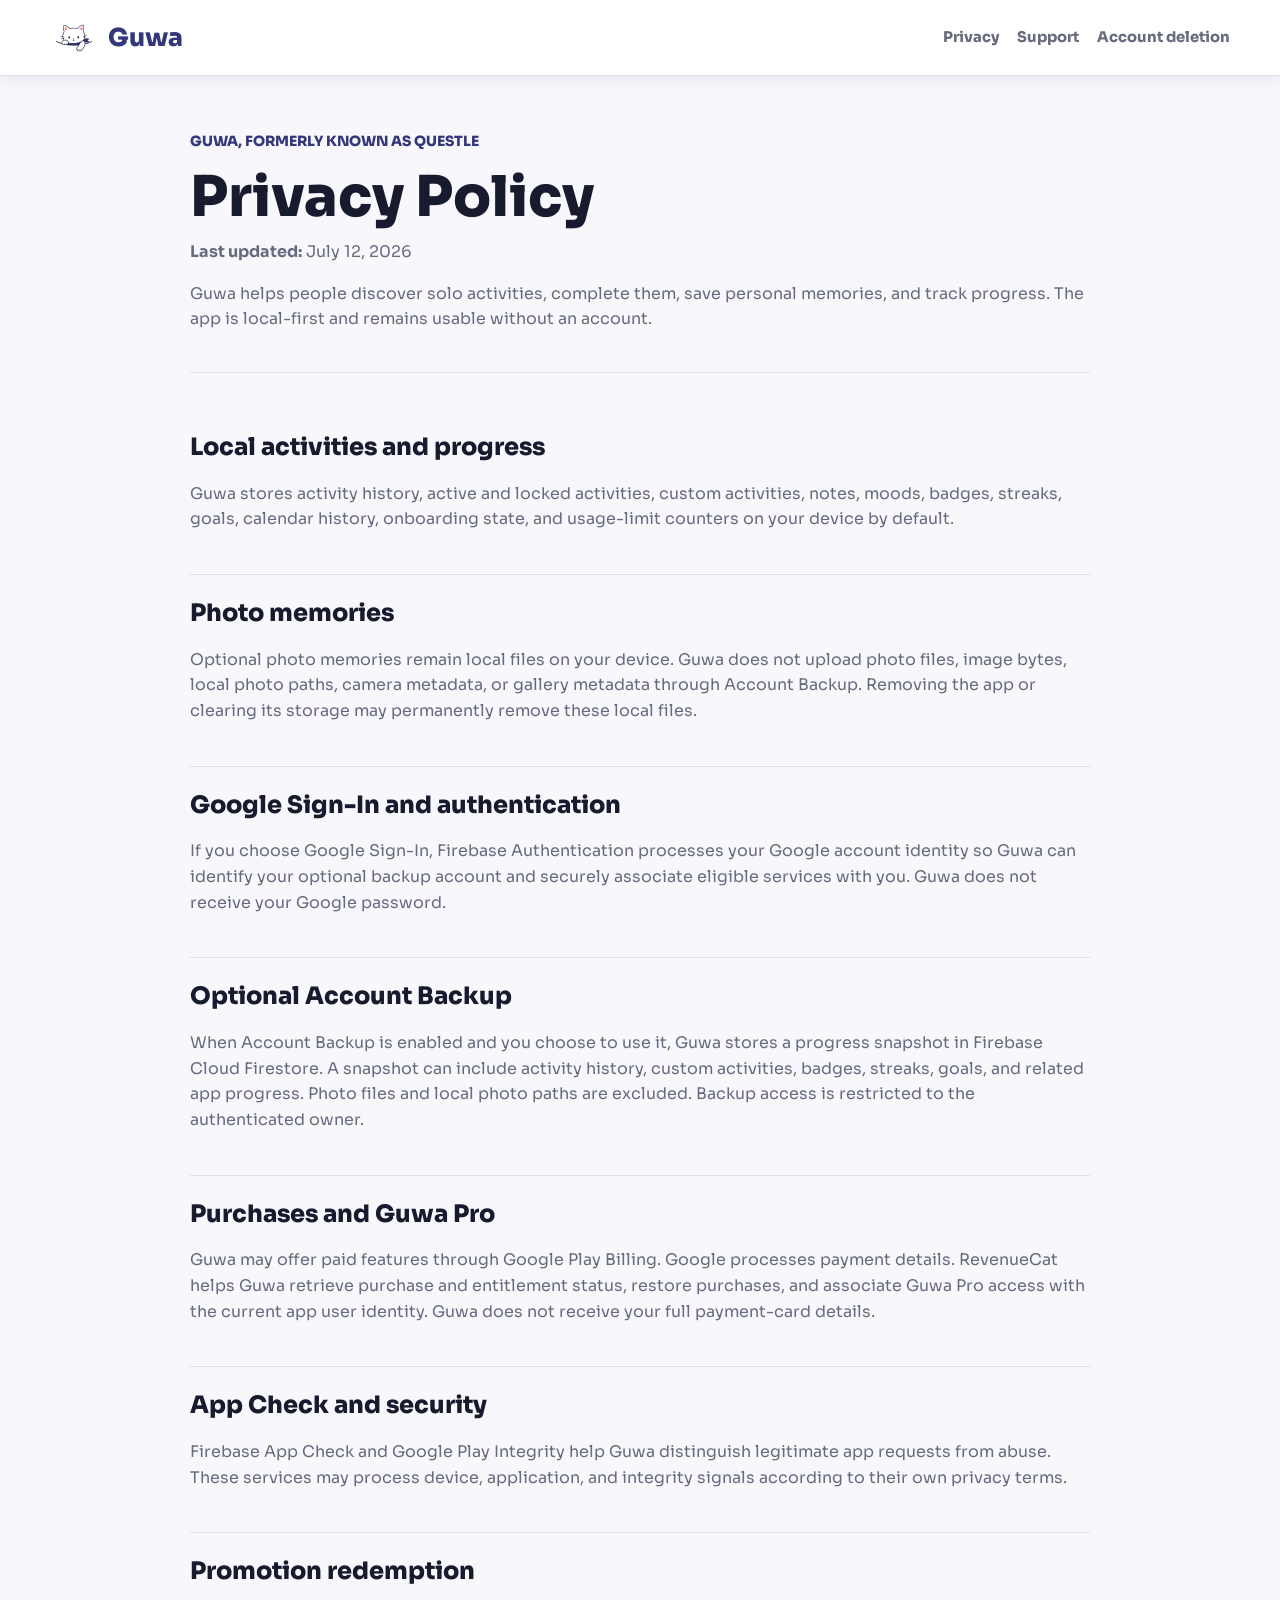
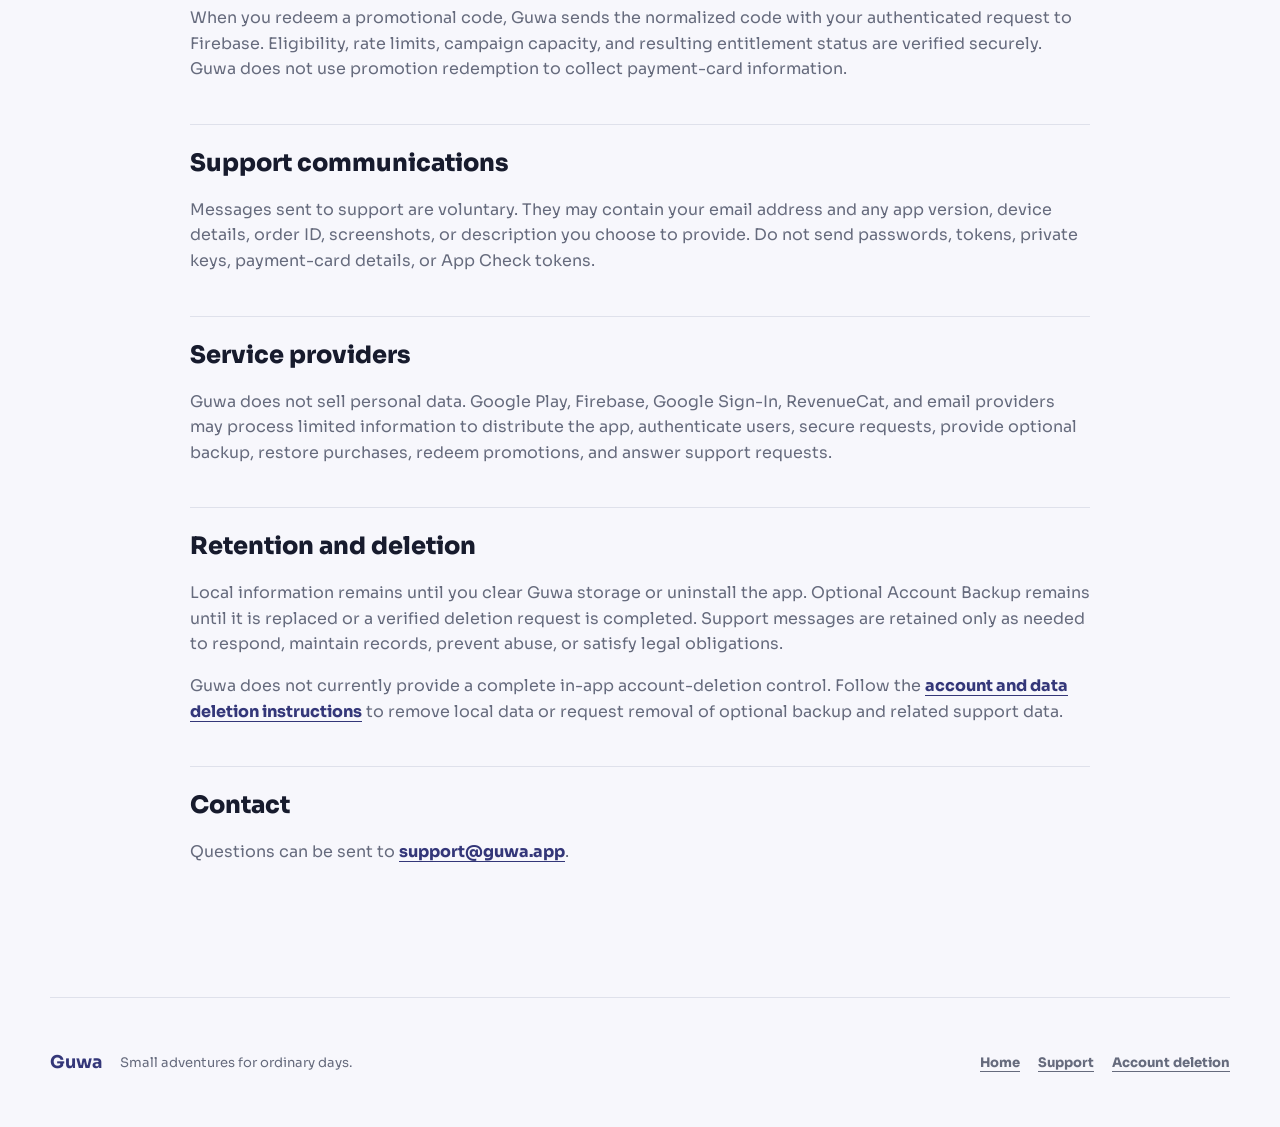
<file: privacy/index.html>
<!DOCTYPE html>
<html lang="en">
<head>
  <meta charset="utf-8">
  <meta name="viewport" content="width=device-width, initial-scale=1">
  <title>Privacy Policy - Guwa</title>
  <meta name="description" content="Guwa privacy policy covering local activities, notes, moods, photo memories, optional Account Backup, purchases, promotion redemption, and support.">
  <meta name="theme-color" content="#343779">
  <meta property="og:title" content="Privacy Policy - Guwa">
  <meta property="og:description" content="How Guwa handles local memories, optional backup, purchases, promotions, and support information.">
  <meta property="og:type" content="website">
  <meta property="og:url" content="https://guwa.app/privacy/">
  <meta property="og:image" content="https://guwa.app/assets/brand/guwa-open-graph-1200x630.png">
  <meta name="twitter:card" content="summary_large_image">
  <meta name="twitter:title" content="Privacy Policy - Guwa">
  <meta name="twitter:description" content="How Guwa handles local memories, optional backup, purchases, promotions, and support information.">
  <meta name="twitter:image" content="https://guwa.app/assets/brand/guwa-open-graph-1200x630.png">
  <link rel="canonical" href="https://guwa.app/privacy/">
  <link rel="icon" href="/assets/brand/guwa-favicon.png" type="image/png">
  <link rel="apple-touch-icon" href="/apple-touch-icon.png">
  <link rel="stylesheet" href="/assets/css/guwa.css">
</head>
<body class="simple-page">
  <a class="skip-link" href="#main">Skip to content</a>
  <header class="site-header">
    <a class="brand" href="/" aria-label="Guwa home"><img src="/assets/brand/guwa-mark-96.png" width="48" height="48" alt="" aria-hidden="true"><span>Guwa</span></a>
    <nav class="nav-links" aria-label="Policy navigation"><a href="/privacy/" aria-current="page">Privacy</a><a href="/support/">Support</a><a href="/account-deletion/">Account deletion</a></nav>
  </header>

  <main id="main" class="simple-main">
    <header class="simple-header">
      <p class="eyebrow">Guwa, formerly known as Questle</p>
      <h1>Privacy Policy</h1>
      <p><strong>Last updated:</strong> July 12, 2026</p>
      <p>Guwa helps people discover solo activities, complete them, save personal memories, and track progress. The app is local-first and remains usable without an account.</p>
    </header>

    <section class="content-section"><h2>Local activities and progress</h2><p>Guwa stores activity history, active and locked activities, custom activities, notes, moods, badges, streaks, goals, calendar history, onboarding state, and usage-limit counters on your device by default.</p></section>
    <section class="content-section"><h2>Photo memories</h2><p>Optional photo memories remain local files on your device. Guwa does not upload photo files, image bytes, local photo paths, camera metadata, or gallery metadata through Account Backup. Removing the app or clearing its storage may permanently remove these local files.</p></section>
    <section class="content-section"><h2>Google Sign-In and authentication</h2><p>If you choose Google Sign-In, Firebase Authentication processes your Google account identity so Guwa can identify your optional backup account and securely associate eligible services with you. Guwa does not receive your Google password.</p></section>
    <section class="content-section"><h2>Optional Account Backup</h2><p>When Account Backup is enabled and you choose to use it, Guwa stores a progress snapshot in Firebase Cloud Firestore. A snapshot can include activity history, custom activities, badges, streaks, goals, and related app progress. Photo files and local photo paths are excluded. Backup access is restricted to the authenticated owner.</p></section>
    <section class="content-section"><h2>Purchases and Guwa Pro</h2><p>Guwa may offer paid features through Google Play Billing. Google processes payment details. RevenueCat helps Guwa retrieve purchase and entitlement status, restore purchases, and associate Guwa Pro access with the current app user identity. Guwa does not receive your full payment-card details.</p></section>
    <section class="content-section"><h2>App Check and security</h2><p>Firebase App Check and Google Play Integrity help Guwa distinguish legitimate app requests from abuse. These services may process device, application, and integrity signals according to their own privacy terms.</p></section>
    <section class="content-section"><h2>Promotion redemption</h2><p>When you redeem a promotional code, Guwa sends the normalized code with your authenticated request to Firebase. Eligibility, rate limits, campaign capacity, and resulting entitlement status are verified securely. Guwa does not use promotion redemption to collect payment-card information.</p></section>
    <section class="content-section"><h2>Support communications</h2><p>Messages sent to support are voluntary. They may contain your email address and any app version, device details, order ID, screenshots, or description you choose to provide. Do not send passwords, tokens, private keys, payment-card details, or App Check tokens.</p></section>
    <section class="content-section"><h2>Service providers</h2><p>Guwa does not sell personal data. Google Play, Firebase, Google Sign-In, RevenueCat, and email providers may process limited information to distribute the app, authenticate users, secure requests, provide optional backup, restore purchases, redeem promotions, and answer support requests.</p></section>
    <section class="content-section"><h2>Retention and deletion</h2><p>Local information remains until you clear Guwa storage or uninstall the app. Optional Account Backup remains until it is replaced or a verified deletion request is completed. Support messages are retained only as needed to respond, maintain records, prevent abuse, or satisfy legal obligations.</p><p>Guwa does not currently provide a complete in-app account-deletion control. Follow the <a href="/account-deletion/">account and data deletion instructions</a> to remove local data or request removal of optional backup and related support data.</p></section>
    <section class="content-section"><h2>Contact</h2><p>Questions can be sent to <a href="mailto:support@guwa.app?subject=Guwa%20Privacy%20Question">support@guwa.app</a>.</p></section>
  </main>

  <footer class="footer"><div><strong>Guwa</strong><span>Small adventures for ordinary days.</span></div><nav aria-label="Footer navigation"><a href="/">Home</a><a href="/support/">Support</a><a href="/account-deletion/">Account deletion</a></nav></footer>
</body>
</html>
</file>
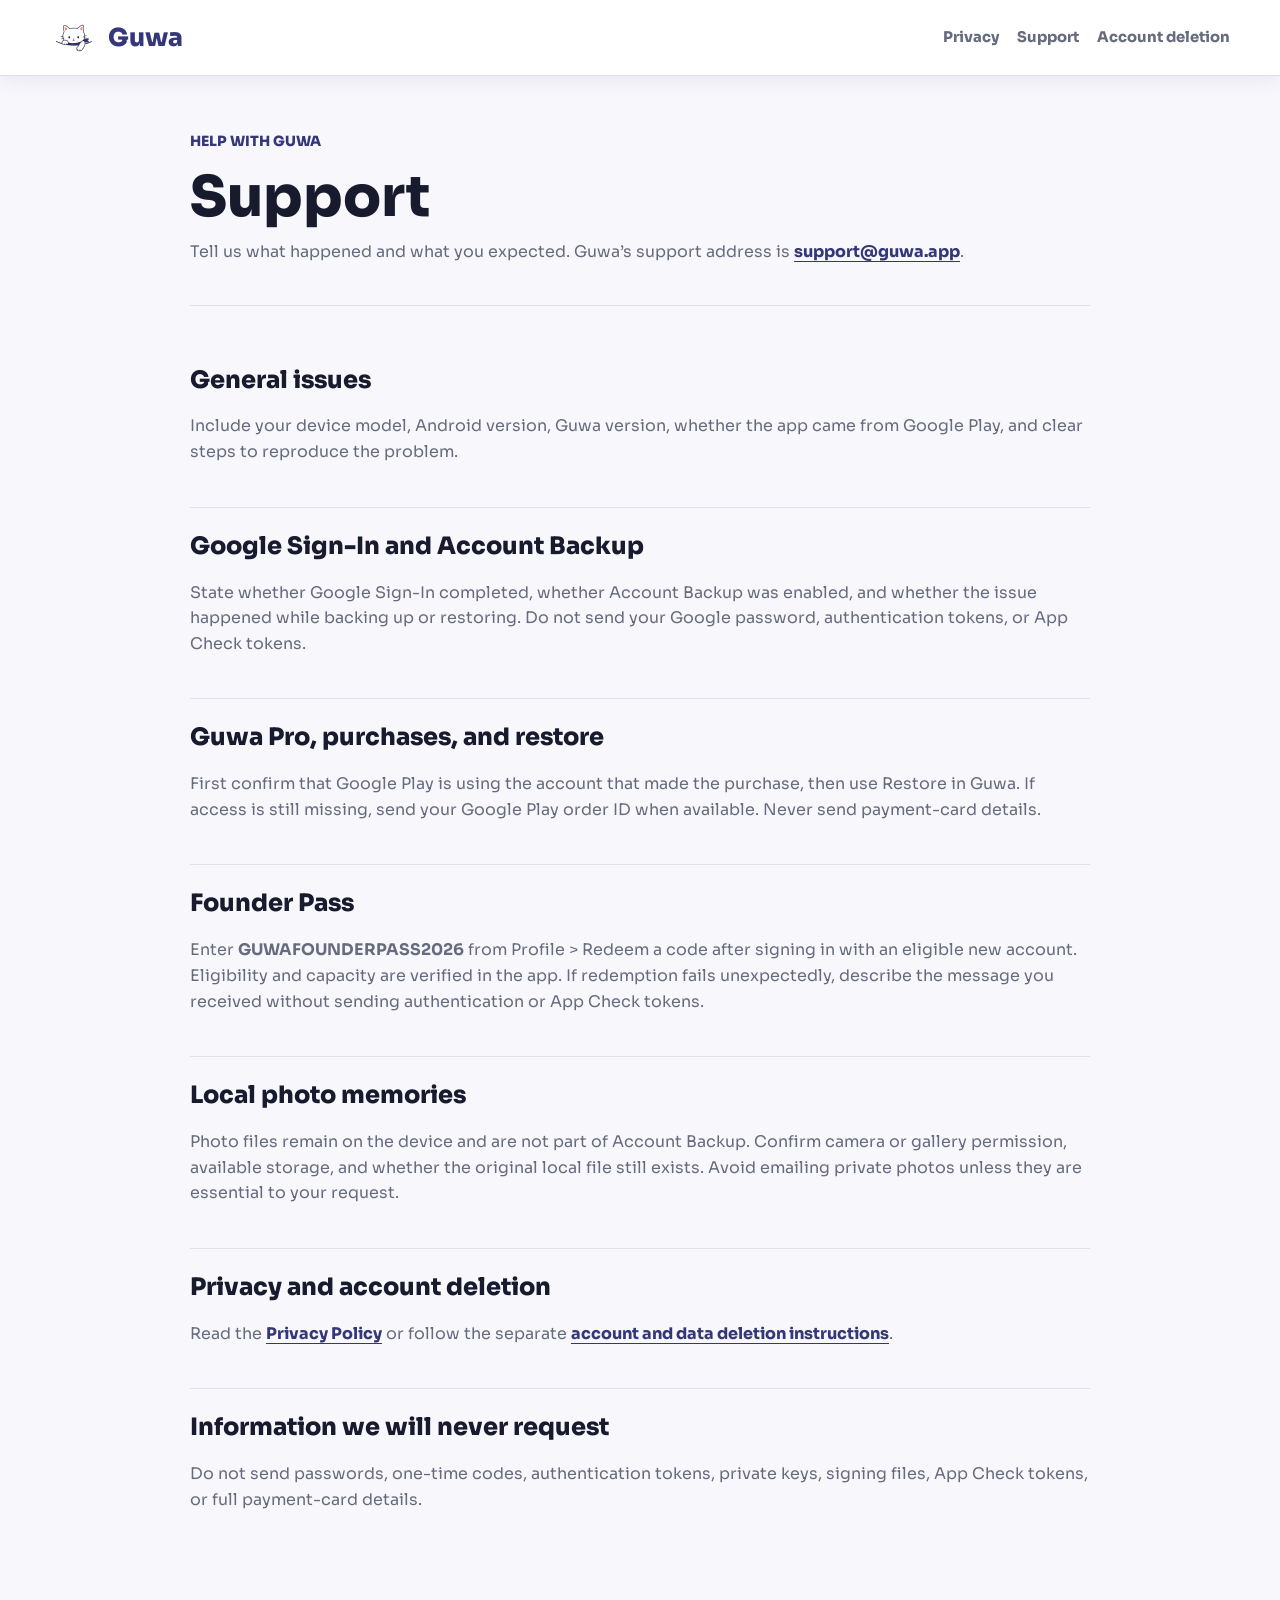
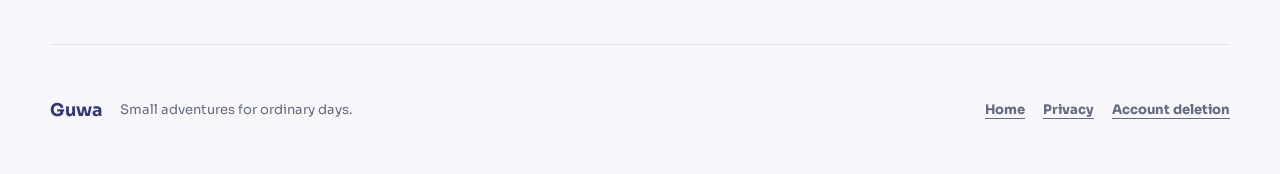
<file: support/index.html>
<!DOCTYPE html>
<html lang="en">
<head>
  <meta charset="utf-8">
  <meta name="viewport" content="width=device-width, initial-scale=1">
  <title>Support - Guwa</title>
  <meta name="description" content="Get help with Guwa activities, Google Sign-In, Account Backup, Guwa Pro, purchases, Founder Pass, local photo memories, privacy, and data removal.">
  <meta name="theme-color" content="#343779">
  <meta property="og:title" content="Support - Guwa"><meta property="og:description" content="Help with Guwa, Account Backup, purchases, Founder Pass, and local memories."><meta property="og:type" content="website"><meta property="og:url" content="https://guwa.app/support/"><meta property="og:image" content="https://guwa.app/assets/brand/guwa-open-graph-1200x630.png">
  <meta name="twitter:card" content="summary_large_image">
  <meta name="twitter:title" content="Support - Guwa">
  <meta name="twitter:description" content="Help with Guwa, Account Backup, purchases, Founder Pass, and local memories.">
  <meta name="twitter:image" content="https://guwa.app/assets/brand/guwa-open-graph-1200x630.png">
  <link rel="canonical" href="https://guwa.app/support/">
  <link rel="icon" href="/assets/brand/guwa-favicon.png" type="image/png"><link rel="apple-touch-icon" href="/apple-touch-icon.png"><link rel="stylesheet" href="/assets/css/guwa.css">
</head>
<body class="simple-page">
  <a class="skip-link" href="#main">Skip to content</a>
  <header class="site-header"><a class="brand" href="/" aria-label="Guwa home"><img src="/assets/brand/guwa-mark-96.png" width="48" height="48" alt="" aria-hidden="true"><span>Guwa</span></a><nav class="nav-links" aria-label="Support navigation"><a href="/privacy/">Privacy</a><a href="/support/" aria-current="page">Support</a><a href="/account-deletion/">Account deletion</a></nav></header>
  <main id="main" class="simple-main">
    <header class="simple-header"><p class="eyebrow">Help with Guwa</p><h1>Support</h1><p>Tell us what happened and what you expected. Guwa’s support address is <a href="mailto:support@guwa.app?subject=Guwa%20Support">support@guwa.app</a>.</p></header>
    <section class="content-section"><h2>General issues</h2><p>Include your device model, Android version, Guwa version, whether the app came from Google Play, and clear steps to reproduce the problem.</p></section>
    <section class="content-section"><h2>Google Sign-In and Account Backup</h2><p>State whether Google Sign-In completed, whether Account Backup was enabled, and whether the issue happened while backing up or restoring. Do not send your Google password, authentication tokens, or App Check tokens.</p></section>
    <section class="content-section"><h2>Guwa Pro, purchases, and restore</h2><p>First confirm that Google Play is using the account that made the purchase, then use Restore in Guwa. If access is still missing, send your Google Play order ID when available. Never send payment-card details.</p></section>
    <section class="content-section"><h2>Founder Pass</h2><p>Enter <strong>GUWAFOUNDERPASS2026</strong> from Profile &gt; Redeem a code after signing in with an eligible new account. Eligibility and capacity are verified in the app. If redemption fails unexpectedly, describe the message you received without sending authentication or App Check tokens.</p></section>
    <section class="content-section"><h2>Local photo memories</h2><p>Photo files remain on the device and are not part of Account Backup. Confirm camera or gallery permission, available storage, and whether the original local file still exists. Avoid emailing private photos unless they are essential to your request.</p></section>
    <section class="content-section"><h2>Privacy and account deletion</h2><p>Read the <a href="/privacy/">Privacy Policy</a> or follow the separate <a href="/account-deletion/">account and data deletion instructions</a>.</p></section>
    <section class="content-section"><h2>Information we will never request</h2><p>Do not send passwords, one-time codes, authentication tokens, private keys, signing files, App Check tokens, or full payment-card details.</p></section>
  </main>
  <footer class="footer"><div><strong>Guwa</strong><span>Small adventures for ordinary days.</span></div><nav aria-label="Footer navigation"><a href="/">Home</a><a href="/privacy/">Privacy</a><a href="/account-deletion/">Account deletion</a></nav></footer>
</body>
</html>
</file>
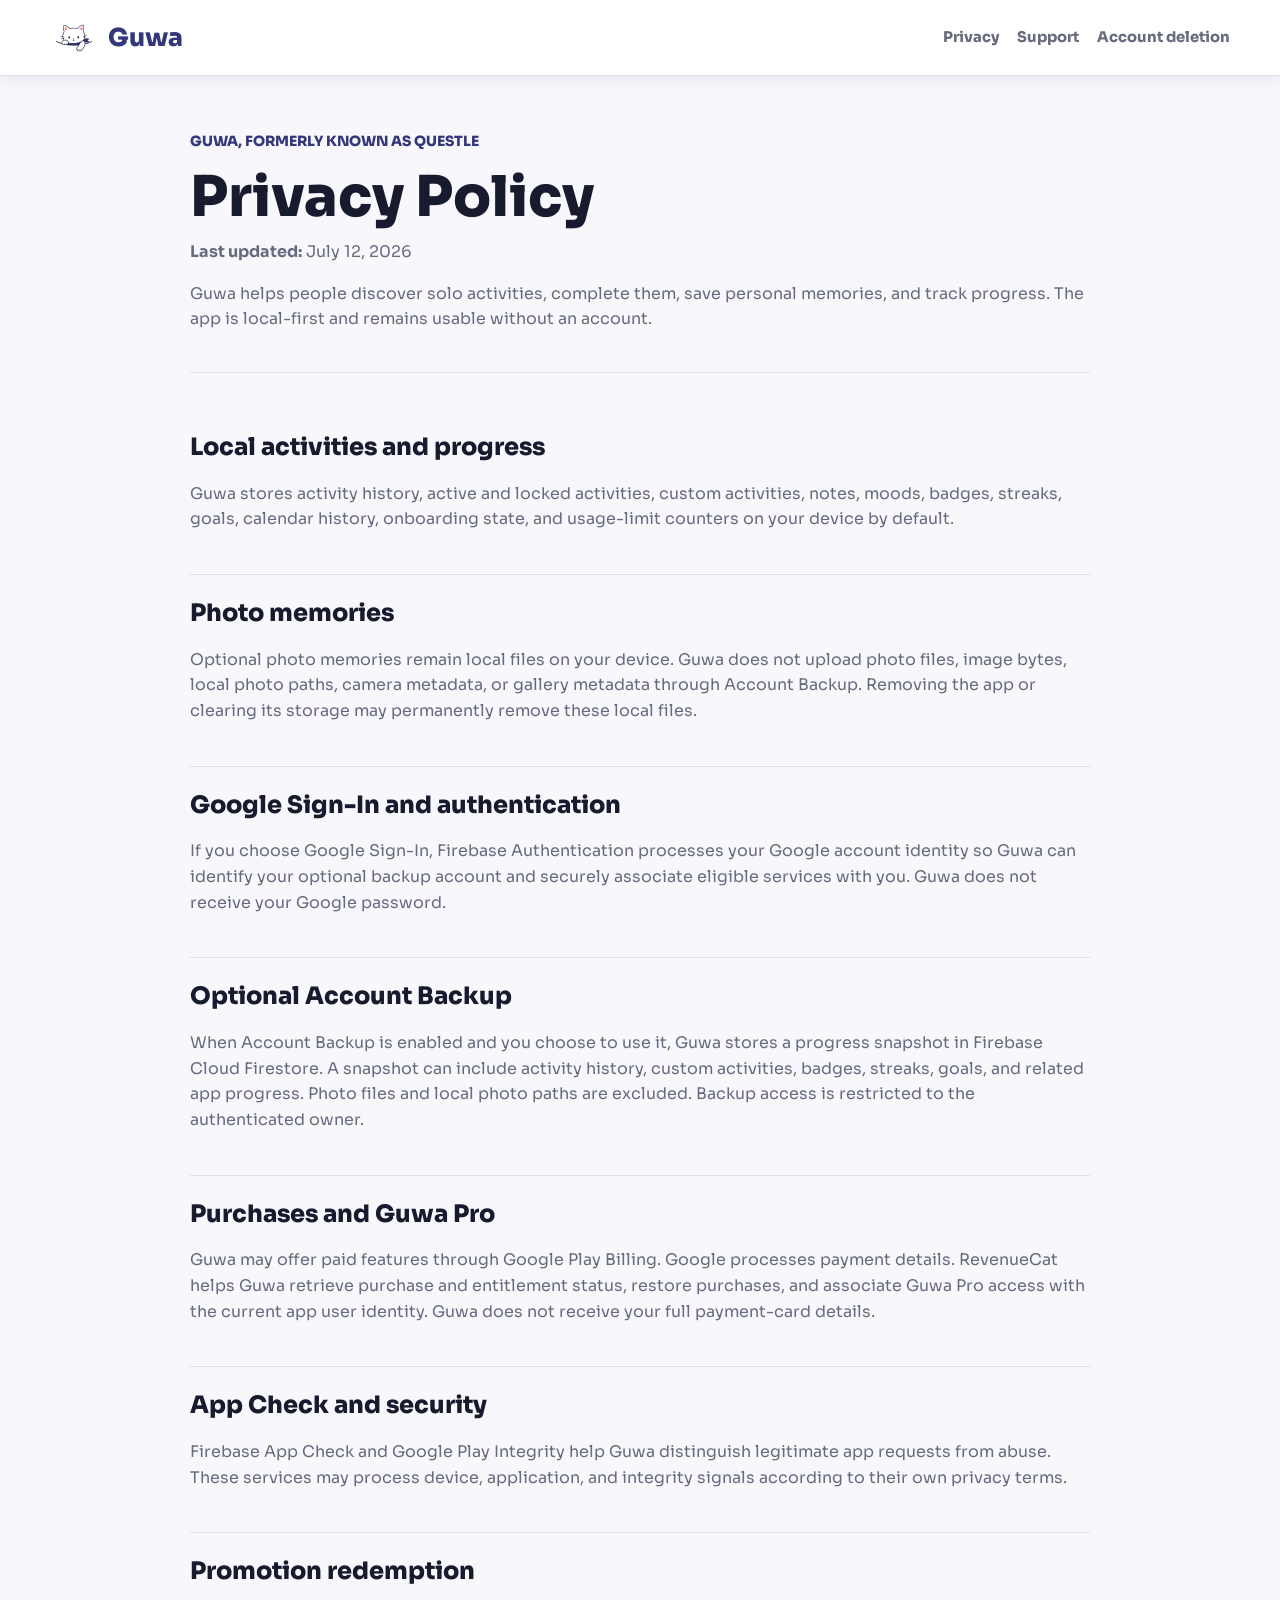
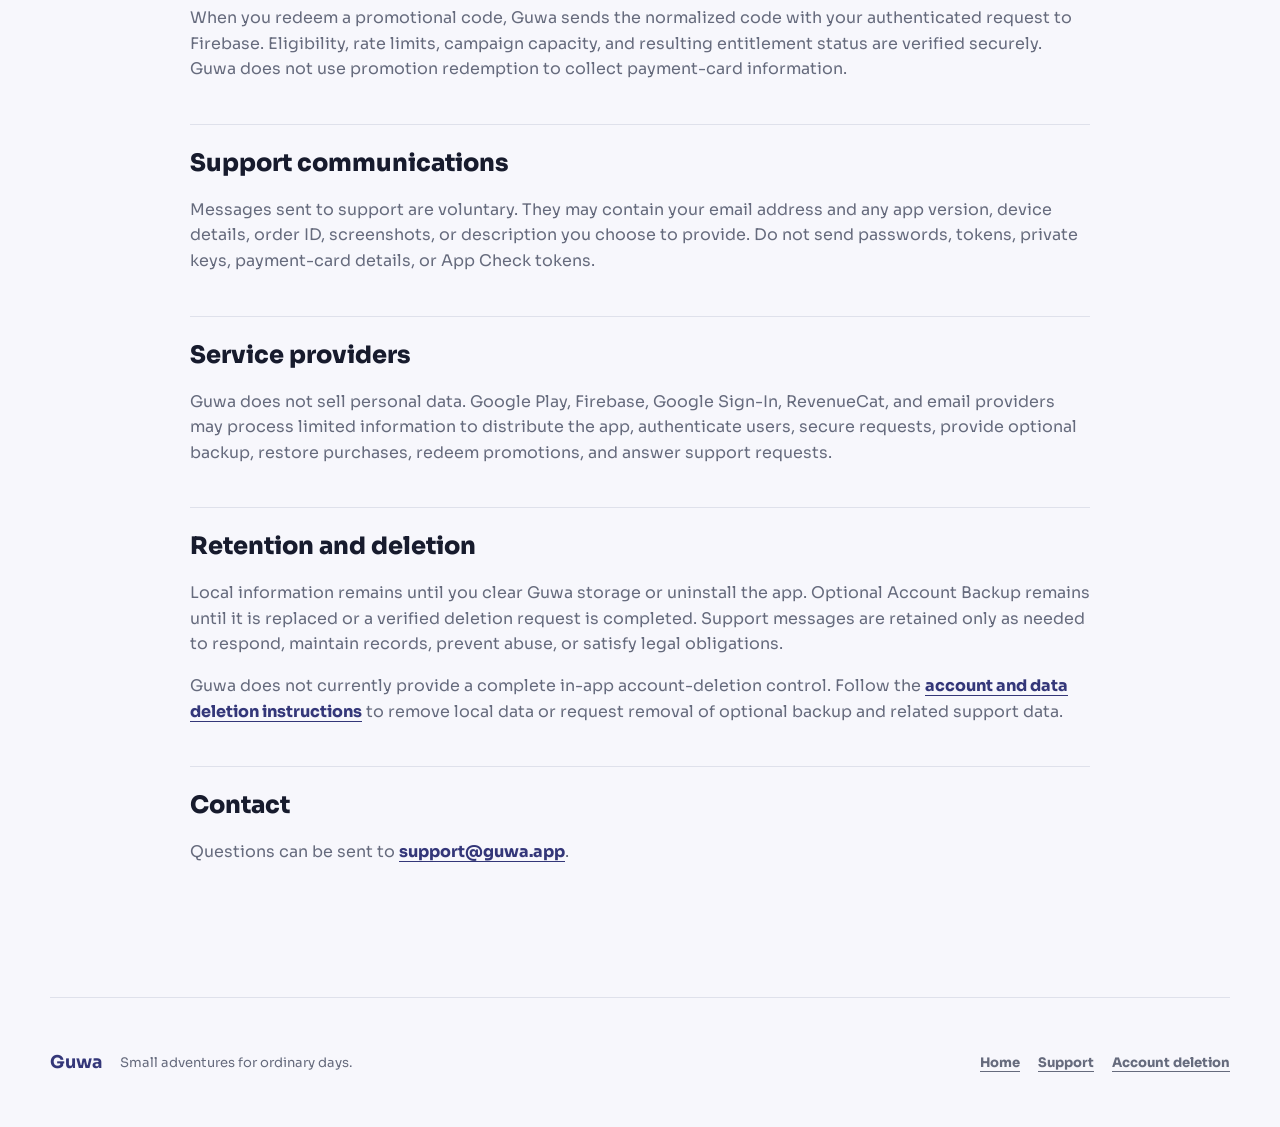
<file: questle/privacy/index.html>
<!DOCTYPE html>
<html lang="en">
<head>
  <meta charset="utf-8">
  <meta name="viewport" content="width=device-width, initial-scale=1">
  <meta name="robots" content="noindex">
  <meta http-equiv="refresh" content="0; url=/privacy/">
  <link rel="canonical" href="https://guwa.app/privacy/">
  <title>Privacy Policy moved - Guwa</title>
</head>
<body><p>Guwa’s Privacy Policy is available at <a href="/privacy/">https://guwa.app/privacy/</a>.</p></body>
</html>
</file>
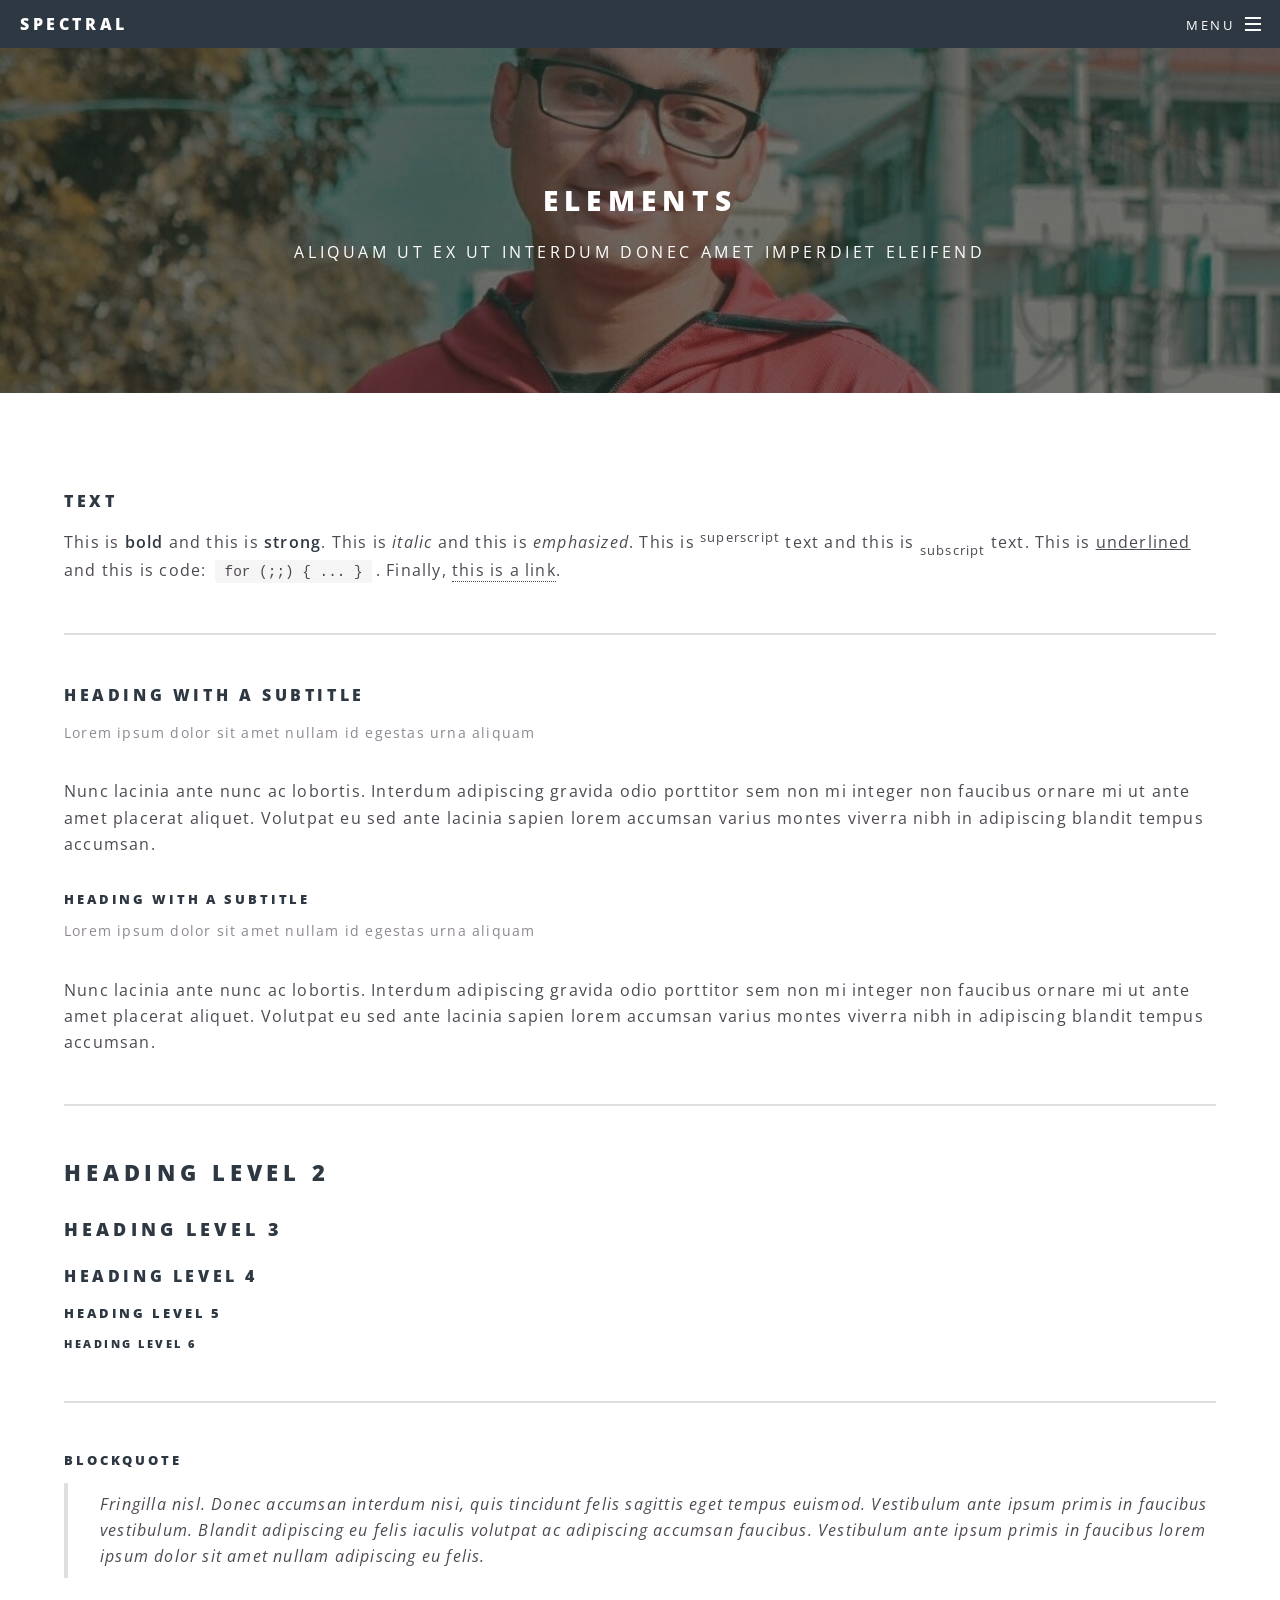
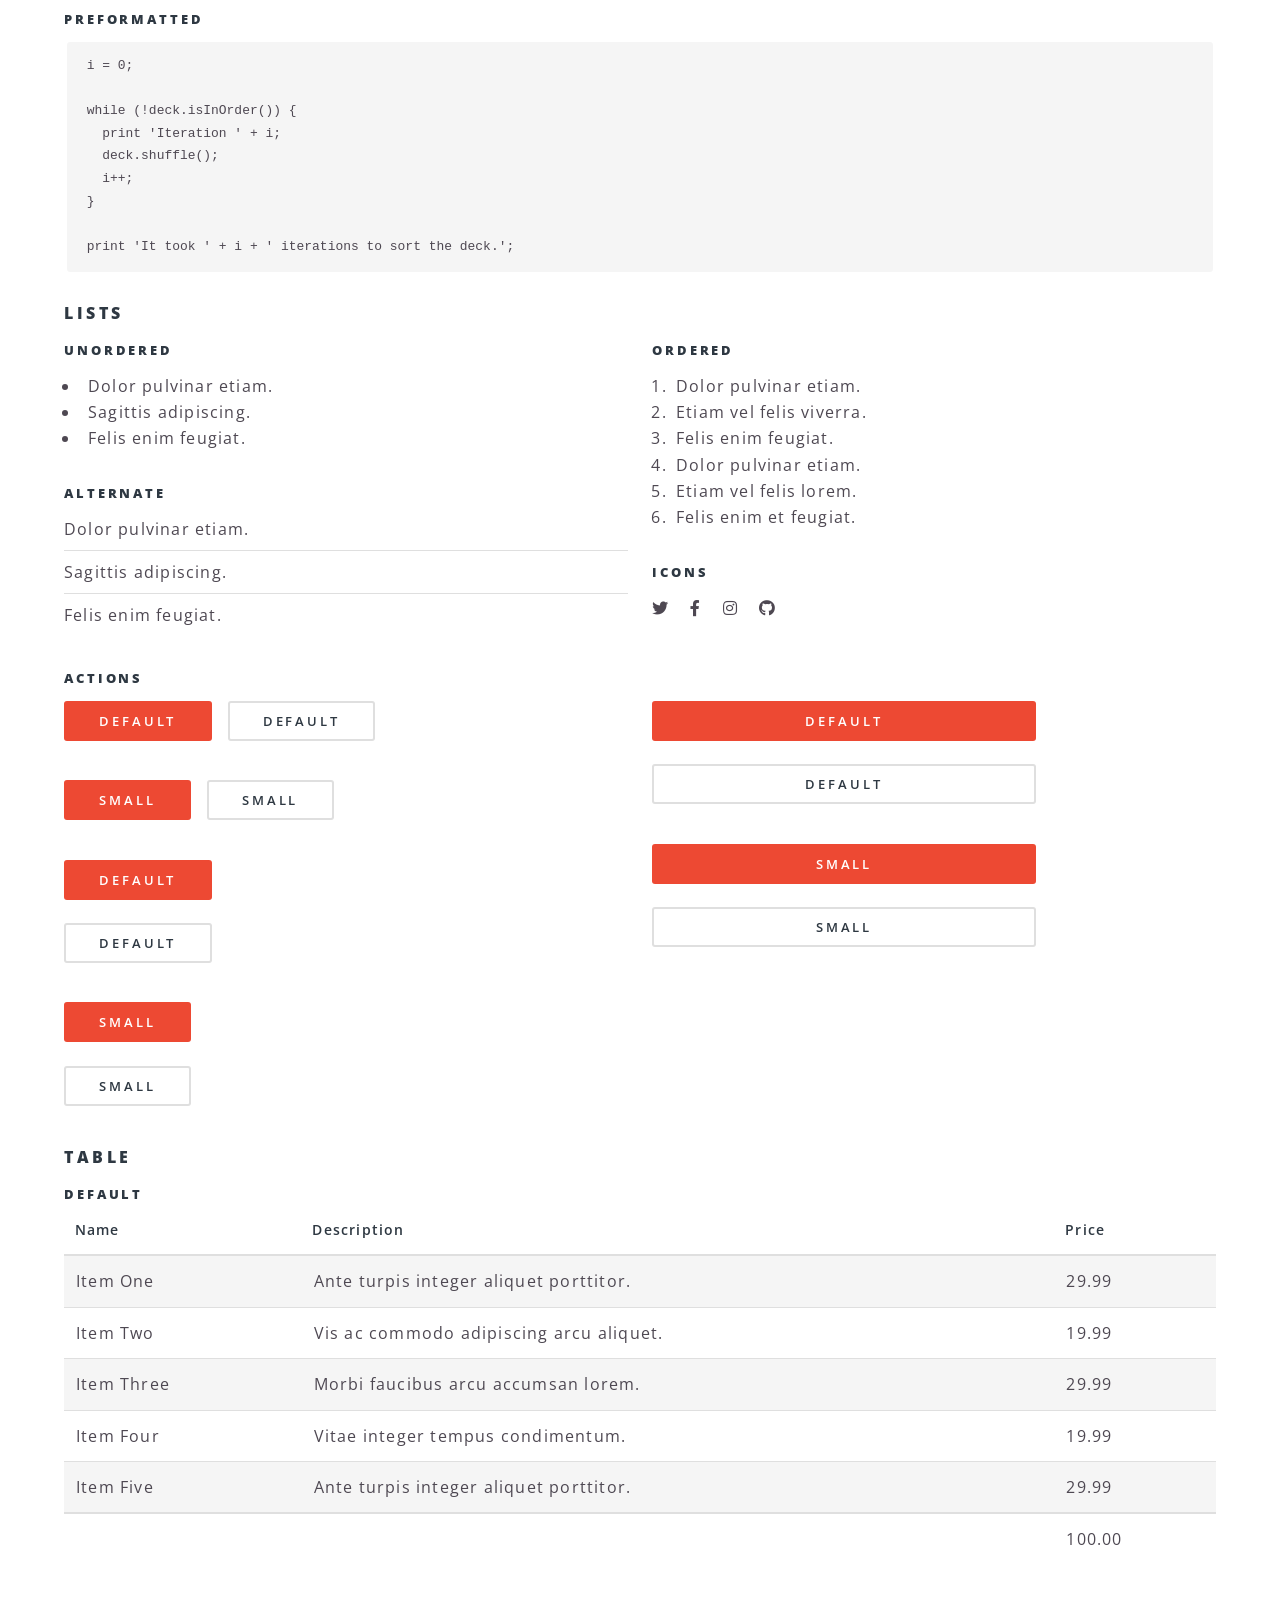
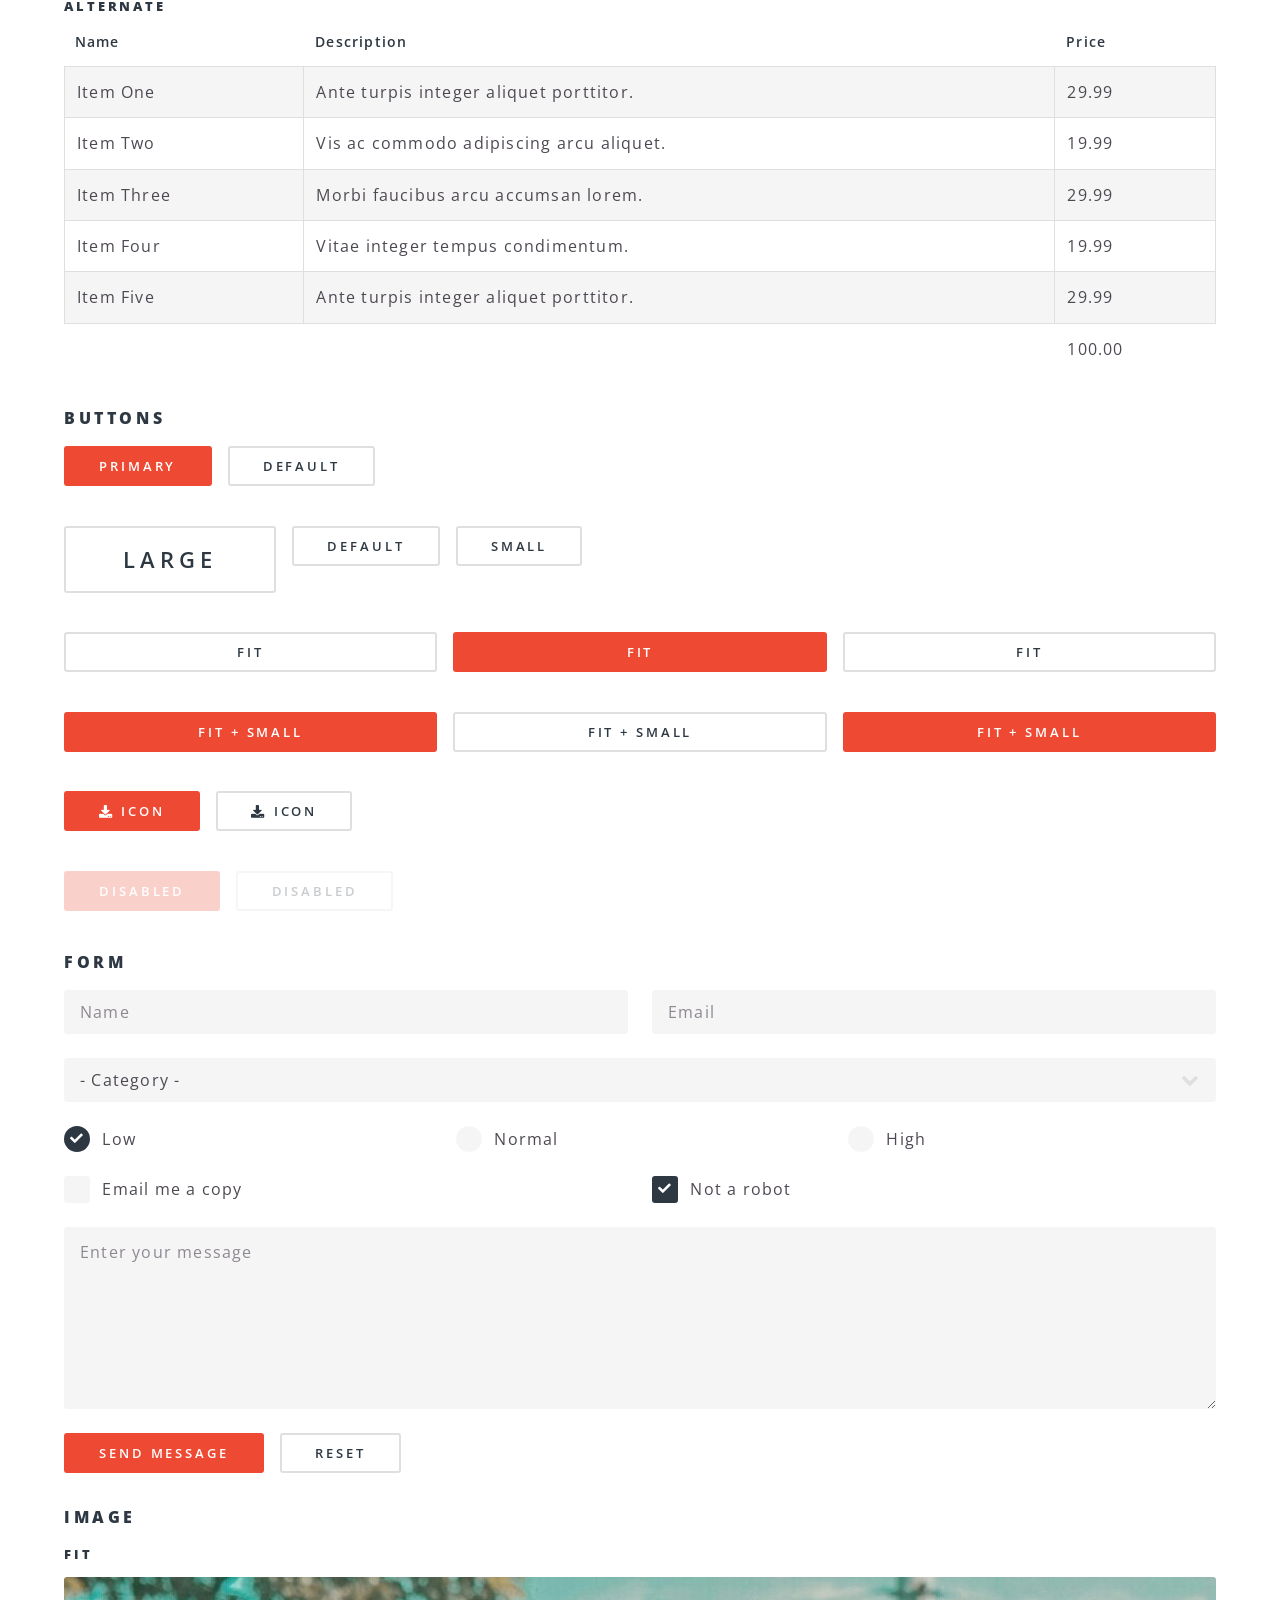
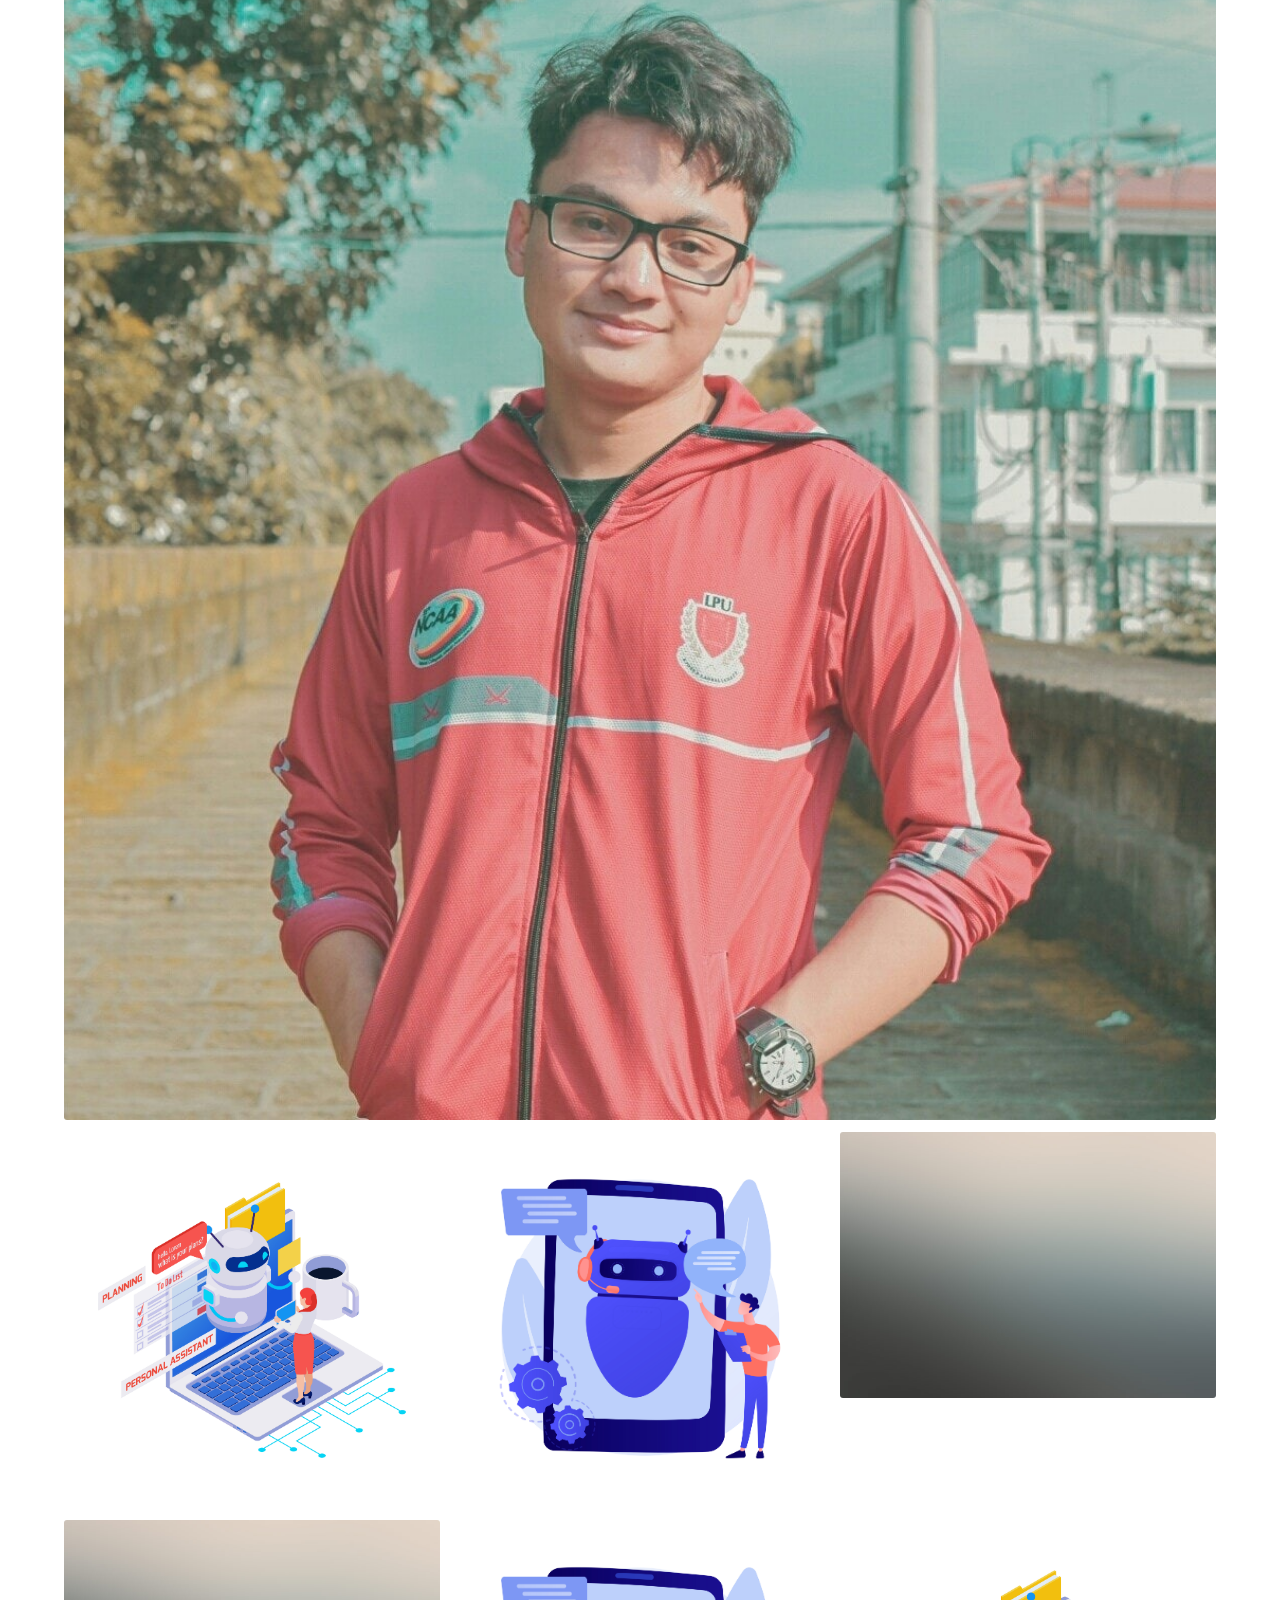
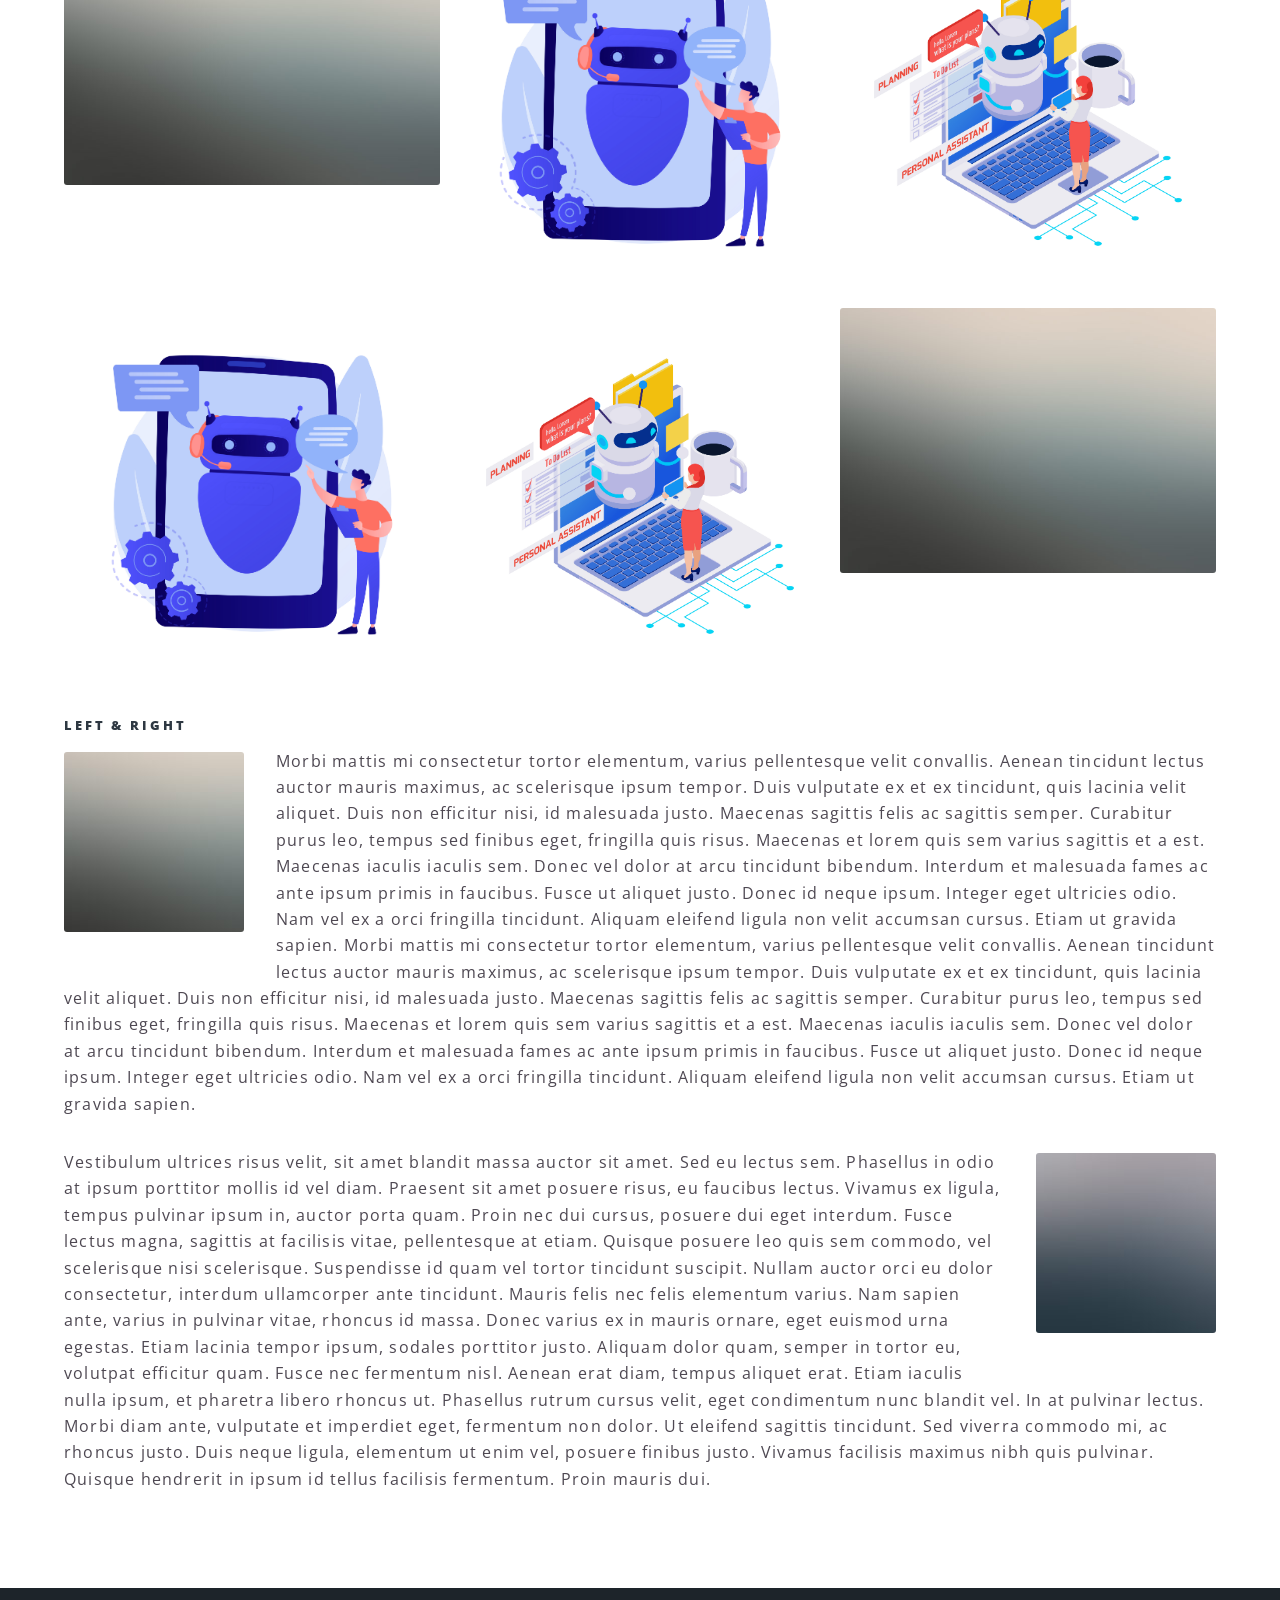
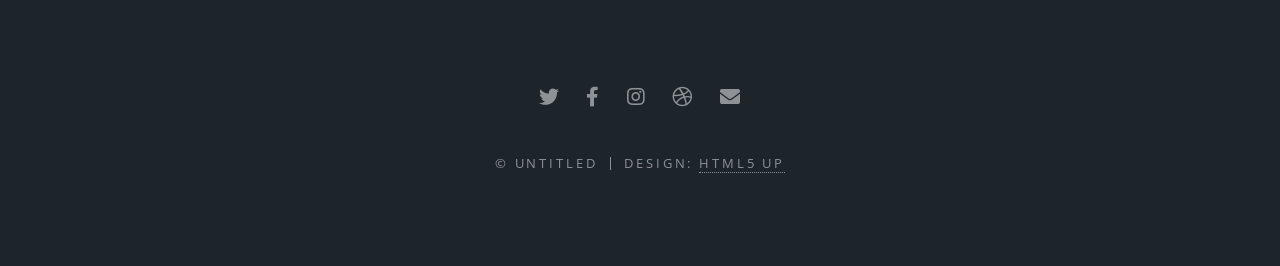
<file: elements.html>
<!DOCTYPE HTML>
<!--
	Spectral by HTML5 UP
	html5up.net | @ajlkn
	Free for personal and commercial use under the CCA 3.0 license (html5up.net/license)
-->
<html>
	<head>
		<title>Elements - Spectral by HTML5 UP</title>
		<meta charset="utf-8" />
		<meta name="viewport" content="width=device-width, initial-scale=1, user-scalable=no" />
		<link rel="stylesheet" href="assets/css/main.css" />
		<noscript><link rel="stylesheet" href="assets/css/noscript.css" /></noscript>
	</head>
	<body class="is-preload">

		<!-- Page Wrapper -->
			<div id="page-wrapper">

				<!-- Header -->
					<header id="header">
						<h1><a href="index.html">Spectral</a></h1>
						<nav id="nav">
							<ul>
								<li class="special">
									<a href="#menu" class="menuToggle"><span>Menu</span></a>
									<div id="menu">
										<ul>
											<li><a href="index.html">Home</a></li>
											<li><a href="generic.html">Generic</a></li>
											<li><a href="elements.html">Elements</a></li>
											<li><a href="#">Sign Up</a></li>
											<li><a href="#">Log In</a></li>
										</ul>
									</div>
								</li>
							</ul>
						</nav>
					</header>

				<!-- Main -->
					<article id="main">
						<header>
							<h2>Elements</h2>
							<p>Aliquam ut ex ut interdum donec amet imperdiet eleifend</p>
						</header>
						<section class="wrapper style5">
							<div class="inner">

								<section>
									<h4>Text</h4>
									<p>This is <b>bold</b> and this is <strong>strong</strong>. This is <i>italic</i> and this is <em>emphasized</em>.
									This is <sup>superscript</sup> text and this is <sub>subscript</sub> text.
									This is <u>underlined</u> and this is code: <code>for (;;) { ... }</code>. Finally, <a href="#">this is a link</a>.</p>
									<hr />
									<header>
										<h4>Heading with a Subtitle</h4>
										<p>Lorem ipsum dolor sit amet nullam id egestas urna aliquam</p>
									</header>
									<p>Nunc lacinia ante nunc ac lobortis. Interdum adipiscing gravida odio porttitor sem non mi integer non faucibus ornare mi ut ante amet placerat aliquet. Volutpat eu sed ante lacinia sapien lorem accumsan varius montes viverra nibh in adipiscing blandit tempus accumsan.</p>
									<header>
										<h5>Heading with a Subtitle</h5>
										<p>Lorem ipsum dolor sit amet nullam id egestas urna aliquam</p>
									</header>
									<p>Nunc lacinia ante nunc ac lobortis. Interdum adipiscing gravida odio porttitor sem non mi integer non faucibus ornare mi ut ante amet placerat aliquet. Volutpat eu sed ante lacinia sapien lorem accumsan varius montes viverra nibh in adipiscing blandit tempus accumsan.</p>
									<hr />
									<h2>Heading Level 2</h2>
									<h3>Heading Level 3</h3>
									<h4>Heading Level 4</h4>
									<h5>Heading Level 5</h5>
									<h6>Heading Level 6</h6>
									<hr />
									<h5>Blockquote</h5>
									<blockquote>Fringilla nisl. Donec accumsan interdum nisi, quis tincidunt felis sagittis eget tempus euismod. Vestibulum ante ipsum primis in faucibus vestibulum. Blandit adipiscing eu felis iaculis volutpat ac adipiscing accumsan faucibus. Vestibulum ante ipsum primis in faucibus lorem ipsum dolor sit amet nullam adipiscing eu felis.</blockquote>
									<h5>Preformatted</h5>
									<pre><code>i = 0;

while (!deck.isInOrder()) {
  print 'Iteration ' + i;
  deck.shuffle();
  i++;
}

print 'It took ' + i + ' iterations to sort the deck.';</code></pre>
								</section>

								<section>
									<h4>Lists</h4>
									<div class="row">
										<div class="col-6 col-12-medium">
											<h5>Unordered</h5>
											<ul>
												<li>Dolor pulvinar etiam.</li>
												<li>Sagittis adipiscing.</li>
												<li>Felis enim feugiat.</li>
											</ul>
											<h5>Alternate</h5>
											<ul class="alt">
												<li>Dolor pulvinar etiam.</li>
												<li>Sagittis adipiscing.</li>
												<li>Felis enim feugiat.</li>
											</ul>
										</div>
										<div class="col-6 col-12-medium">
											<h5>Ordered</h5>
											<ol>
												<li>Dolor pulvinar etiam.</li>
												<li>Etiam vel felis viverra.</li>
												<li>Felis enim feugiat.</li>
												<li>Dolor pulvinar etiam.</li>
												<li>Etiam vel felis lorem.</li>
												<li>Felis enim et feugiat.</li>
											</ol>
											<h5>Icons</h5>
											<ul class="icons">
												<li><a href="#" class="icon brands fa-twitter"><span class="label">Twitter</span></a></li>
												<li><a href="#" class="icon brands fa-facebook-f"><span class="label">Facebook</span></a></li>
												<li><a href="#" class="icon brands fa-instagram"><span class="label">Instagram</span></a></li>
												<li><a href="#" class="icon brands fa-github"><span class="label">Github</span></a></li>
											</ul>
										</div>
									</div>
									<h5>Actions</h5>
									<div class="row">
										<div class="col-6 col-12-medium">
											<ul class="actions">
												<li><a href="#" class="button primary">Default</a></li>
												<li><a href="#" class="button">Default</a></li>
											</ul>
											<ul class="actions small">
												<li><a href="#" class="button primary small">Small</a></li>
												<li><a href="#" class="button small">Small</a></li>
											</ul>
											<ul class="actions stacked">
												<li><a href="#" class="button primary">Default</a></li>
												<li><a href="#" class="button">Default</a></li>
											</ul>
											<ul class="actions stacked">
												<li><a href="#" class="button primary small">Small</a></li>
												<li><a href="#" class="button small">Small</a></li>
											</ul>
										</div>
										<div class="col-6 col-12-medium">
											<ul class="actions stacked">
												<li><a href="#" class="button primary fit">Default</a></li>
												<li><a href="#" class="button fit">Default</a></li>
											</ul>
											<ul class="actions stacked">
												<li><a href="#" class="button primary small fit">Small</a></li>
												<li><a href="#" class="button small fit">Small</a></li>
											</ul>
										</div>
									</div>
								</section>

								<section>
									<h4>Table</h4>
									<h5>Default</h5>
									<div class="table-wrapper">
										<table>
											<thead>
												<tr>
													<th>Name</th>
													<th>Description</th>
													<th>Price</th>
												</tr>
											</thead>
											<tbody>
												<tr>
													<td>Item One</td>
													<td>Ante turpis integer aliquet porttitor.</td>
													<td>29.99</td>
												</tr>
												<tr>
													<td>Item Two</td>
													<td>Vis ac commodo adipiscing arcu aliquet.</td>
													<td>19.99</td>
												</tr>
												<tr>
													<td>Item Three</td>
													<td> Morbi faucibus arcu accumsan lorem.</td>
													<td>29.99</td>
												</tr>
												<tr>
													<td>Item Four</td>
													<td>Vitae integer tempus condimentum.</td>
													<td>19.99</td>
												</tr>
												<tr>
													<td>Item Five</td>
													<td>Ante turpis integer aliquet porttitor.</td>
													<td>29.99</td>
												</tr>
											</tbody>
											<tfoot>
												<tr>
													<td colspan="2"></td>
													<td>100.00</td>
												</tr>
											</tfoot>
										</table>
									</div>

									<h5>Alternate</h5>
									<div class="table-wrapper">
										<table class="alt">
											<thead>
												<tr>
													<th>Name</th>
													<th>Description</th>
													<th>Price</th>
												</tr>
											</thead>
											<tbody>
												<tr>
													<td>Item One</td>
													<td>Ante turpis integer aliquet porttitor.</td>
													<td>29.99</td>
												</tr>
												<tr>
													<td>Item Two</td>
													<td>Vis ac commodo adipiscing arcu aliquet.</td>
													<td>19.99</td>
												</tr>
												<tr>
													<td>Item Three</td>
													<td> Morbi faucibus arcu accumsan lorem.</td>
													<td>29.99</td>
												</tr>
												<tr>
													<td>Item Four</td>
													<td>Vitae integer tempus condimentum.</td>
													<td>19.99</td>
												</tr>
												<tr>
													<td>Item Five</td>
													<td>Ante turpis integer aliquet porttitor.</td>
													<td>29.99</td>
												</tr>
											</tbody>
											<tfoot>
												<tr>
													<td colspan="2"></td>
													<td>100.00</td>
												</tr>
											</tfoot>
										</table>
									</div>
								</section>

								<section>
									<h4>Buttons</h4>
									<ul class="actions">
										<li><a href="#" class="button primary">Primary</a></li>
										<li><a href="#" class="button">Default</a></li>
									</ul>
									<ul class="actions">
										<li><a href="#" class="button large">Large</a></li>
										<li><a href="#" class="button">Default</a></li>
										<li><a href="#" class="button small">Small</a></li>
									</ul>
									<ul class="actions fit">
										<li><a href="#" class="button fit">Fit</a></li>
										<li><a href="#" class="button primary fit">Fit</a></li>
										<li><a href="#" class="button fit">Fit</a></li>
									</ul>
									<ul class="actions fit small">
										<li><a href="#" class="button primary fit small">Fit + Small</a></li>
										<li><a href="#" class="button fit small">Fit + Small</a></li>
										<li><a href="#" class="button primary fit small">Fit + Small</a></li>
									</ul>
									<ul class="actions">
										<li><a href="#" class="button primary icon solid fa-download">Icon</a></li>
										<li><a href="#" class="button icon solid fa-download">Icon</a></li>
									</ul>
									<ul class="actions">
										<li><span class="button primary disabled">Disabled</span></li>
										<li><span class="button disabled">Disabled</span></li>
									</ul>
								</section>

								<section>
									<h4>Form</h4>
									<form method="post" action="#">
										<div class="row gtr-uniform">
											<div class="col-6 col-12-xsmall">
												<input type="text" name="demo-name" id="demo-name" value="" placeholder="Name" />
											</div>
											<div class="col-6 col-12-xsmall">
												<input type="email" name="demo-email" id="demo-email" value="" placeholder="Email" />
											</div>
											<div class="col-12">
												<select name="demo-category" id="demo-category">
													<option value="">- Category -</option>
													<option value="1">Manufacturing</option>
													<option value="1">Shipping</option>
													<option value="1">Administration</option>
													<option value="1">Human Resources</option>
												</select>
											</div>
											<div class="col-4 col-12-small">
												<input type="radio" id="demo-priority-low" name="demo-priority" checked>
												<label for="demo-priority-low">Low</label>
											</div>
											<div class="col-4 col-12-small">
												<input type="radio" id="demo-priority-normal" name="demo-priority">
												<label for="demo-priority-normal">Normal</label>
											</div>
											<div class="col-4 col-12-small">
												<input type="radio" id="demo-priority-high" name="demo-priority">
												<label for="demo-priority-high">High</label>
											</div>
											<div class="col-6 col-12-small">
												<input type="checkbox" id="demo-copy" name="demo-copy">
												<label for="demo-copy">Email me a copy</label>
											</div>
											<div class="col-6 col-12-small">
												<input type="checkbox" id="demo-human" name="demo-human" checked>
												<label for="demo-human">Not a robot</label>
											</div>
											<div class="col-12">
												<textarea name="demo-message" id="demo-message" placeholder="Enter your message" rows="6"></textarea>
											</div>
											<div class="col-12">
												<ul class="actions">
													<li><input type="submit" value="Send Message" class="primary" /></li>
													<li><input type="reset" value="Reset" /></li>
												</ul>
											</div>
										</div>
									</form>
								</section>

								<section>
									<h4>Image</h4>
									<h5>Fit</h5>
									<div class="box alt">
										<div class="row gtr-50 gtr-uniform">
											<div class="col-12"><span class="image fit"><img src="images/banner.jpg" alt="" /></span></div>
											<div class="col-4"><span class="image fit"><img src="images/pic01.jpg" alt="" /></span></div>
											<div class="col-4"><span class="image fit"><img src="images/pic02.jpg" alt="" /></span></div>
											<div class="col-4"><span class="image fit"><img src="images/pic03.jpg" alt="" /></span></div>
											<div class="col-4"><span class="image fit"><img src="images/pic03.jpg" alt="" /></span></div>
											<div class="col-4"><span class="image fit"><img src="images/pic02.jpg" alt="" /></span></div>
											<div class="col-4"><span class="image fit"><img src="images/pic01.jpg" alt="" /></span></div>
											<div class="col-4"><span class="image fit"><img src="images/pic02.jpg" alt="" /></span></div>
											<div class="col-4"><span class="image fit"><img src="images/pic01.jpg" alt="" /></span></div>
											<div class="col-4"><span class="image fit"><img src="images/pic03.jpg" alt="" /></span></div>
										</div>
									</div>
									<h5>Left &amp; Right</h5>
									<p><span class="image left"><img src="images/pic04.jpg" alt="" /></span>Morbi mattis mi consectetur tortor elementum, varius pellentesque velit convallis. Aenean tincidunt lectus auctor mauris maximus, ac scelerisque ipsum tempor. Duis vulputate ex et ex tincidunt, quis lacinia velit aliquet. Duis non efficitur nisi, id malesuada justo. Maecenas sagittis felis ac sagittis semper. Curabitur purus leo, tempus sed finibus eget, fringilla quis risus. Maecenas et lorem quis sem varius sagittis et a est. Maecenas iaculis iaculis sem. Donec vel dolor at arcu tincidunt bibendum. Interdum et malesuada fames ac ante ipsum primis in faucibus. Fusce ut aliquet justo. Donec id neque ipsum. Integer eget ultricies odio. Nam vel ex a orci fringilla tincidunt. Aliquam eleifend ligula non velit accumsan cursus. Etiam ut gravida sapien. Morbi mattis mi consectetur tortor elementum, varius pellentesque velit convallis. Aenean tincidunt lectus auctor mauris maximus, ac scelerisque ipsum tempor. Duis vulputate ex et ex tincidunt, quis lacinia velit aliquet. Duis non efficitur nisi, id malesuada justo. Maecenas sagittis felis ac sagittis semper. Curabitur purus leo, tempus sed finibus eget, fringilla quis risus. Maecenas et lorem quis sem varius sagittis et a est. Maecenas iaculis iaculis sem. Donec vel dolor at arcu tincidunt bibendum. Interdum et malesuada fames ac ante ipsum primis in faucibus. Fusce ut aliquet justo. Donec id neque ipsum. Integer eget ultricies odio. Nam vel ex a orci fringilla tincidunt. Aliquam eleifend ligula non velit accumsan cursus. Etiam ut gravida sapien.</p>
									<p><span class="image right"><img src="images/pic05.jpg" alt="" /></span>Vestibulum ultrices risus velit, sit amet blandit massa auctor sit amet. Sed eu lectus sem. Phasellus in odio at ipsum porttitor mollis id vel diam. Praesent sit amet posuere risus, eu faucibus lectus. Vivamus ex ligula, tempus pulvinar ipsum in, auctor porta quam. Proin nec dui cursus, posuere dui eget interdum. Fusce lectus magna, sagittis at facilisis vitae, pellentesque at etiam. Quisque posuere leo quis sem commodo, vel scelerisque nisi scelerisque. Suspendisse id quam vel tortor tincidunt suscipit. Nullam auctor orci eu dolor consectetur, interdum ullamcorper ante tincidunt. Mauris felis nec felis elementum varius. Nam sapien ante, varius in pulvinar vitae, rhoncus id massa. Donec varius ex in mauris ornare, eget euismod urna egestas. Etiam lacinia tempor ipsum, sodales porttitor justo. Aliquam dolor quam, semper in tortor eu, volutpat efficitur quam. Fusce nec fermentum nisl. Aenean erat diam, tempus aliquet erat. Etiam iaculis nulla ipsum, et pharetra libero rhoncus ut. Phasellus rutrum cursus velit, eget condimentum nunc blandit vel. In at pulvinar lectus. Morbi diam ante, vulputate et imperdiet eget, fermentum non dolor. Ut eleifend sagittis tincidunt. Sed viverra commodo mi, ac rhoncus justo. Duis neque ligula, elementum ut enim vel, posuere finibus justo. Vivamus facilisis maximus nibh quis pulvinar. Quisque hendrerit in ipsum id tellus facilisis fermentum. Proin mauris dui.</p>
								</section>

							</div>
						</section>
					</article>

				<!-- Footer -->
					<footer id="footer">
						<ul class="icons">
							<li><a href="#" class="icon brands fa-twitter"><span class="label">Twitter</span></a></li>
							<li><a href="#" class="icon brands fa-facebook-f"><span class="label">Facebook</span></a></li>
							<li><a href="#" class="icon brands fa-instagram"><span class="label">Instagram</span></a></li>
							<li><a href="#" class="icon brands fa-dribbble"><span class="label">Dribbble</span></a></li>
							<li><a href="#" class="icon solid fa-envelope"><span class="label">Email</span></a></li>
						</ul>
						<ul class="copyright">
							<li>&copy; Untitled</li><li>Design: <a href="http://html5up.net">HTML5 UP</a></li>
						</ul>
					</footer>

			</div>

		<!-- Scripts -->
			<script src="assets/js/jquery.min.js"></script>
			<script src="assets/js/jquery.scrollex.min.js"></script>
			<script src="assets/js/jquery.scrolly.min.js"></script>
			<script src="assets/js/browser.min.js"></script>
			<script src="assets/js/breakpoints.min.js"></script>
			<script src="assets/js/util.js"></script>
			<script src="assets/js/main.js"></script>

	</body>
</html>
</file>
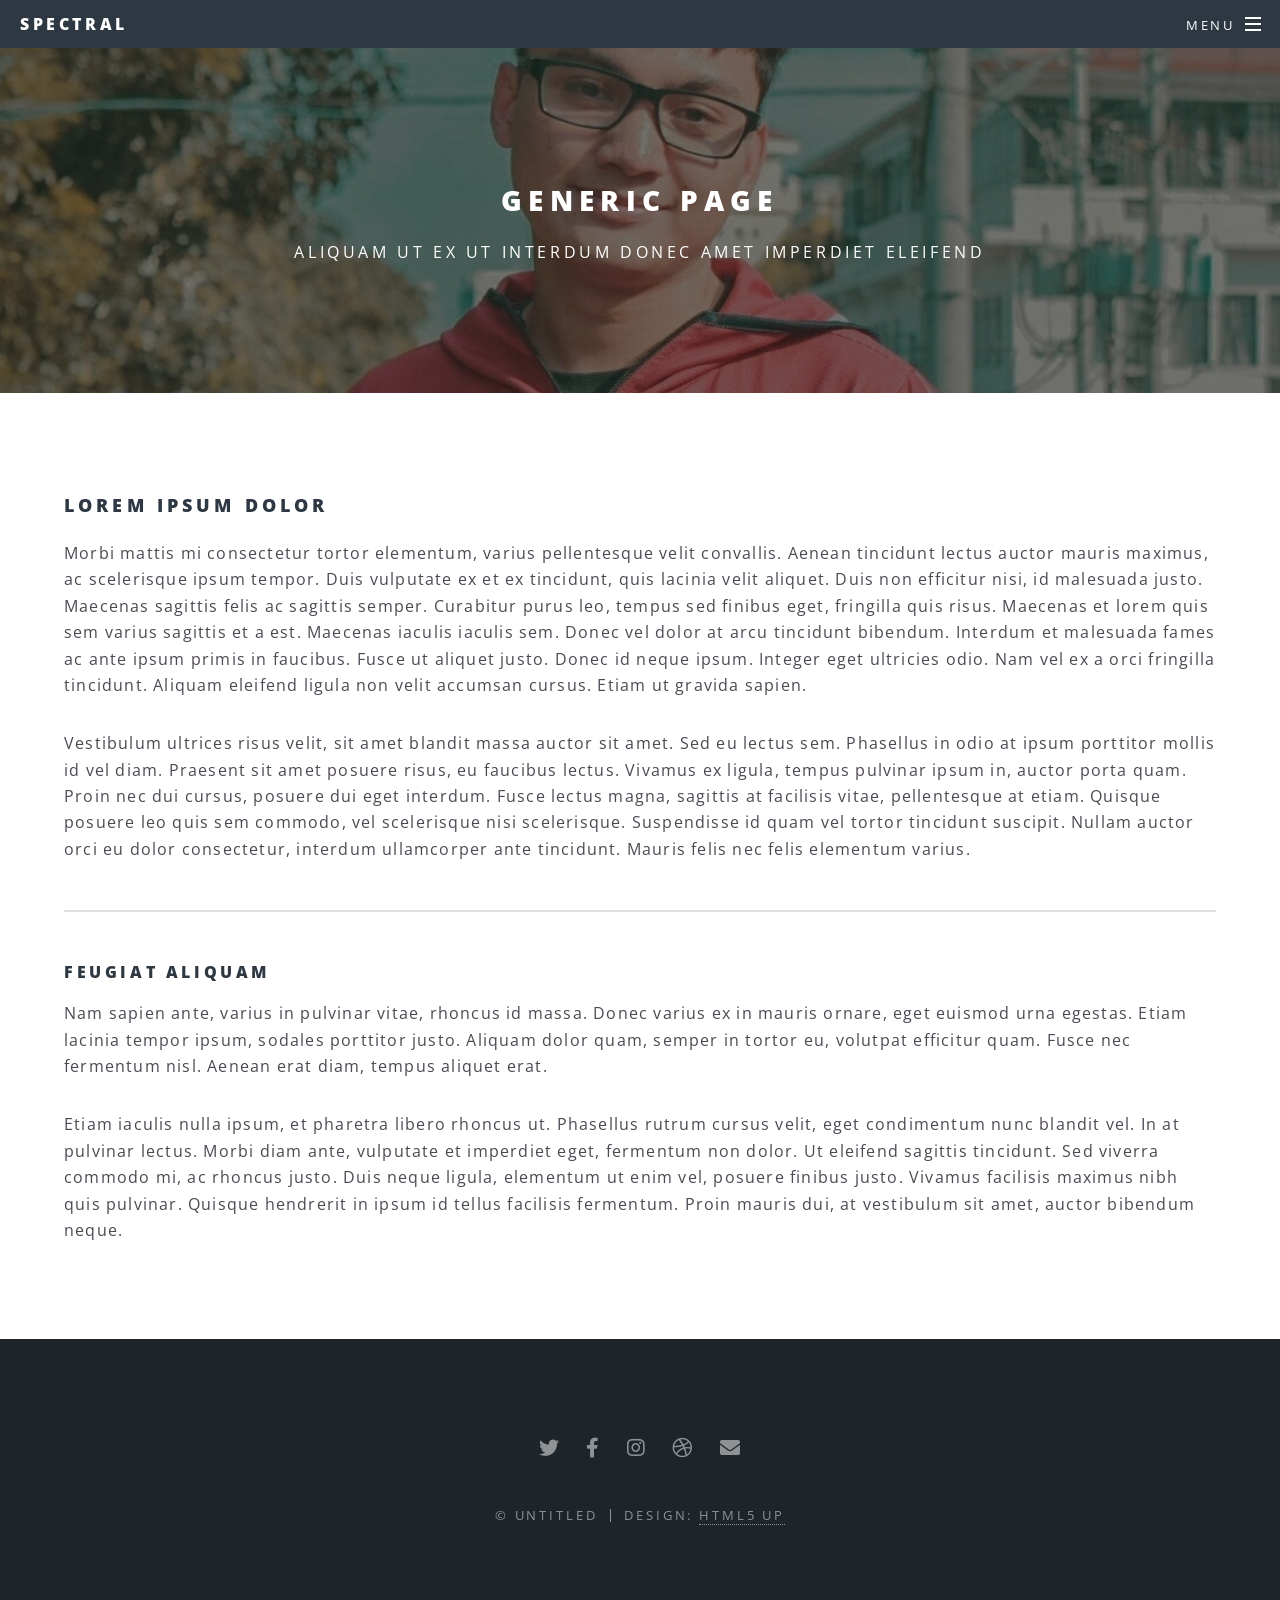
<file: generic.html>
<!DOCTYPE HTML>
<!--
	Spectral by HTML5 UP
	html5up.net | @ajlkn
	Free for personal and commercial use under the CCA 3.0 license (html5up.net/license)
-->
<html>
	<head>
		<title>Generic - Spectral by HTML5 UP</title>
		<meta charset="utf-8" />
		<meta name="viewport" content="width=device-width, initial-scale=1, user-scalable=no" />
		<link rel="stylesheet" href="assets/css/main.css" />
		<noscript><link rel="stylesheet" href="assets/css/noscript.css" /></noscript>
	</head>
	<body class="is-preload">

		<!-- Page Wrapper -->
			<div id="page-wrapper">

				<!-- Header -->
					<header id="header">
						<h1><a href="index.html">Spectral</a></h1>
						<nav id="nav">
							<ul>
								<li class="special">
									<a href="#menu" class="menuToggle"><span>Menu</span></a>
									<div id="menu">
										<ul>
											<li><a href="index.html">Home</a></li>
											<li><a href="generic.html">Generic</a></li>
											<li><a href="elements.html">Elements</a></li>
											<li><a href="#">Sign Up</a></li>
											<li><a href="#">Log In</a></li>
										</ul>
									</div>
								</li>
							</ul>
						</nav>
					</header>

				<!-- Main -->
					<article id="main">
						<header>
							<h2>Generic Page</h2>
							<p>Aliquam ut ex ut interdum donec amet imperdiet eleifend</p>
						</header>
						<section class="wrapper style5">
							<div class="inner">

								<h3>Lorem ipsum dolor</h3>
								<p>Morbi mattis mi consectetur tortor elementum, varius pellentesque velit convallis. Aenean tincidunt lectus auctor mauris maximus, ac scelerisque ipsum tempor. Duis vulputate ex et ex tincidunt, quis lacinia velit aliquet. Duis non efficitur nisi, id malesuada justo. Maecenas sagittis felis ac sagittis semper. Curabitur purus leo, tempus sed finibus eget, fringilla quis risus. Maecenas et lorem quis sem varius sagittis et a est. Maecenas iaculis iaculis sem. Donec vel dolor at arcu tincidunt bibendum. Interdum et malesuada fames ac ante ipsum primis in faucibus. Fusce ut aliquet justo. Donec id neque ipsum. Integer eget ultricies odio. Nam vel ex a orci fringilla tincidunt. Aliquam eleifend ligula non velit accumsan cursus. Etiam ut gravida sapien.</p>

								<p>Vestibulum ultrices risus velit, sit amet blandit massa auctor sit amet. Sed eu lectus sem. Phasellus in odio at ipsum porttitor mollis id vel diam. Praesent sit amet posuere risus, eu faucibus lectus. Vivamus ex ligula, tempus pulvinar ipsum in, auctor porta quam. Proin nec dui cursus, posuere dui eget interdum. Fusce lectus magna, sagittis at facilisis vitae, pellentesque at etiam. Quisque posuere leo quis sem commodo, vel scelerisque nisi scelerisque. Suspendisse id quam vel tortor tincidunt suscipit. Nullam auctor orci eu dolor consectetur, interdum ullamcorper ante tincidunt. Mauris felis nec felis elementum varius.</p>

								<hr />

								<h4>Feugiat aliquam</h4>
								<p>Nam sapien ante, varius in pulvinar vitae, rhoncus id massa. Donec varius ex in mauris ornare, eget euismod urna egestas. Etiam lacinia tempor ipsum, sodales porttitor justo. Aliquam dolor quam, semper in tortor eu, volutpat efficitur quam. Fusce nec fermentum nisl. Aenean erat diam, tempus aliquet erat.</p>

								<p>Etiam iaculis nulla ipsum, et pharetra libero rhoncus ut. Phasellus rutrum cursus velit, eget condimentum nunc blandit vel. In at pulvinar lectus. Morbi diam ante, vulputate et imperdiet eget, fermentum non dolor. Ut eleifend sagittis tincidunt. Sed viverra commodo mi, ac rhoncus justo. Duis neque ligula, elementum ut enim vel, posuere finibus justo. Vivamus facilisis maximus nibh quis pulvinar. Quisque hendrerit in ipsum id tellus facilisis fermentum. Proin mauris dui, at vestibulum sit amet, auctor bibendum neque.</p>

							</div>
						</section>
					</article>

				<!-- Footer -->
					<footer id="footer">
						<ul class="icons">
							<li><a href="#" class="icon brands fa-twitter"><span class="label">Twitter</span></a></li>
							<li><a href="#" class="icon brands fa-facebook-f"><span class="label">Facebook</span></a></li>
							<li><a href="#" class="icon brands fa-instagram"><span class="label">Instagram</span></a></li>
							<li><a href="#" class="icon brands fa-dribbble"><span class="label">Dribbble</span></a></li>
							<li><a href="#" class="icon solid fa-envelope"><span class="label">Email</span></a></li>
						</ul>
						<ul class="copyright">
							<li>&copy; Untitled</li><li>Design: <a href="http://html5up.net">HTML5 UP</a></li>
						</ul>
					</footer>

			</div>

		<!-- Scripts -->
			<script src="assets/js/jquery.min.js"></script>
			<script src="assets/js/jquery.scrollex.min.js"></script>
			<script src="assets/js/jquery.scrolly.min.js"></script>
			<script src="assets/js/browser.min.js"></script>
			<script src="assets/js/breakpoints.min.js"></script>
			<script src="assets/js/util.js"></script>
			<script src="assets/js/main.js"></script>

	</body>
</html>
</file>
<file: assets/css/guwa.css>
@font-face {
  font-family: "Sora";
  src: url("/assets/fonts/Sora.ttf") format("truetype");
  font-style: normal;
  font-weight: 100 900;
  font-display: swap;
}

:root {
  color-scheme: light;
  --white: #ffffff;
  --ink: #171b2d;
  --muted: #666b7d;
  --line: #dfe1eb;
  --primary: #6467d9;
  --deep: #343779;
  --lavender: #e9eafb;
  --coral: #f48b74;
  --gold: #d9a64e;
  --page: min(1180px, calc(100% - 40px));
  --shadow: 0 20px 55px rgba(23, 27, 45, 0.14);
}

* {
  box-sizing: border-box;
}

html {
  scroll-behavior: smooth;
  scroll-padding-top: 92px;
}

section[id] {
  scroll-margin-top: 92px;
}

body {
  margin: 0;
  min-width: 280px;
  overflow-x: hidden;
  background: var(--white);
  color: var(--ink);
  font-family: "Sora", system-ui, sans-serif;
  line-height: 1.6;
  text-rendering: optimizeLegibility;
}

img {
  display: block;
  max-width: 100%;
  height: auto;
}

a {
  color: var(--deep);
  font-weight: 750;
  text-decoration-thickness: 1px;
  text-underline-offset: 4px;
}

a:hover {
  color: var(--primary);
}

button,
a {
  -webkit-tap-highlight-color: transparent;
}

button:focus-visible,
a:focus-visible {
  outline: 3px solid var(--gold);
  outline-offset: 4px;
}

h1,
h2,
h3,
p {
  margin-top: 0;
}

h1,
h2,
h3 {
  color: var(--ink);
  font-weight: 850;
  letter-spacing: 0;
  line-height: 1.08;
}

h1 {
  max-width: 700px;
  margin-bottom: 24px;
  font-size: 4.75rem;
}

h2 {
  margin-bottom: 20px;
  font-size: 3rem;
}

h3 {
  margin-bottom: 8px;
  font-size: 1.3rem;
}

p,
li {
  color: var(--muted);
  font-size: 1rem;
}

.skip-link {
  position: fixed;
  top: 12px;
  left: 12px;
  z-index: 100;
  padding: 10px 14px;
  background: var(--ink);
  color: var(--white);
  transform: translateY(-160%);
}

.skip-link:focus {
  transform: translateY(0);
}

.section,
.trust-section,
.footer,
.final-cta {
  width: var(--page);
  margin-inline: auto;
}

.site-header {
  position: sticky;
  top: 0;
  z-index: 30;
  width: 100%;
  min-height: 76px;
  padding-inline: max(20px, calc((100% - 1180px) / 2));
  display: flex;
  align-items: center;
  justify-content: space-between;
  gap: 24px;
  background: rgba(255, 255, 255, 0.97);
  border-bottom: 1px solid var(--line);
  box-shadow: 0 6px 18px rgba(23, 27, 45, 0.06);
}

.brand {
  display: inline-flex;
  align-items: center;
  gap: 10px;
  color: var(--deep);
  font-size: 1.55rem;
  font-weight: 850;
  text-decoration: none;
}

.brand img {
  width: 48px;
  height: 48px;
  object-fit: contain;
}

.menu-toggle {
  width: 46px;
  height: 46px;
  display: none;
  padding: 11px;
  border: 1px solid var(--line);
  border-radius: 50%;
  background: var(--white);
  cursor: pointer;
}

.menu-toggle span {
  width: 100%;
  height: 2px;
  display: block;
  margin: 4px 0;
  background: var(--deep);
}

.nav-links {
  display: flex;
  align-items: center;
  justify-content: flex-end;
  gap: 18px;
}

.nav-links a {
  color: var(--muted);
  font-size: 0.92rem;
  text-decoration: none;
  white-space: nowrap;
}

.nav-links .nav-cta {
  min-height: 42px;
  display: inline-flex;
  align-items: center;
  padding: 0 16px;
  border-radius: 999px;
  background: var(--deep);
  color: var(--white);
}

.hero {
  position: relative;
  min-height: max(620px, calc(100svh - 112px));
  padding: 54px max(20px, calc((100% - 1180px) / 2));
  display: grid;
  grid-template-columns: minmax(0, 1.06fr) minmax(430px, 0.94fr);
  gap: 54px;
  align-items: center;
  overflow: hidden;
  background: var(--deep);
}

.hero::after {
  content: "";
  position: absolute;
  right: 0;
  bottom: 0;
  width: 38%;
  height: 10px;
  background: var(--coral);
}

.hero-copy-block {
  position: relative;
  z-index: 2;
}

.hero-brand-lockup {
  width: fit-content;
  margin-bottom: 24px;
  padding: 8px 18px 8px 10px;
  display: inline-flex;
  align-items: center;
  gap: 10px;
  color: var(--white);
  background: rgba(255, 255, 255, 0.1);
  border: 1px solid rgba(255, 255, 255, 0.22);
  border-bottom: 4px solid var(--gold);
  border-radius: 8px;
  font-size: 2rem;
  font-weight: 850;
  line-height: 1;
}

.hero-brand-lockup img {
  width: 48px;
  height: 48px;
  object-fit: contain;
}

.hero h1,
.hero p {
  color: var(--white);
}

.hero-copy-block > p:last-of-type {
  max-width: 650px;
  margin-bottom: 0;
  color: var(--lavender);
  font-size: 1.14rem;
}

.eyebrow {
  margin-bottom: 14px;
  color: var(--deep);
  font-size: 0.88rem;
  font-weight: 850;
  letter-spacing: 0;
  text-transform: uppercase;
}

.rebrand-dialog {
  width: min(620px, calc(100% - 32px));
  padding: 48px 48px 44px;
  overflow: visible;
  background: var(--white);
  border: 1px solid rgba(52, 55, 121, 0.22);
  border-top: 10px solid var(--gold);
  border-radius: 8px;
  box-shadow: 0 28px 80px rgba(23, 27, 45, 0.34);
  text-align: center;
}

.rebrand-dialog::backdrop {
  background: rgba(23, 27, 45, 0.76);
}

.rebrand-dialog[open] {
  animation: dialog-in 260ms ease-out both;
}

.rebrand-dialog::after {
  content: "";
  position: absolute;
  right: 0;
  bottom: 0;
  width: 32%;
  height: 8px;
  background: var(--coral);
}

.rebrand-dialog .eyebrow {
  margin-top: 20px;
  color: var(--primary);
}

.rebrand-dialog h2 {
  margin-bottom: 18px;
  font-size: 2.6rem;
}

.rebrand-dialog h2 span {
  color: var(--muted);
  font-weight: 650;
}

.rebrand-dialog h2 strong {
  position: relative;
  display: inline-block;
  color: var(--deep);
}

.rebrand-dialog h2 strong::after {
  content: "";
  position: absolute;
  right: 0;
  bottom: -4px;
  left: 0;
  height: 5px;
  background: var(--gold);
}

.rebrand-dialog > p:not(.eyebrow) {
  max-width: 480px;
  margin: 0 auto 28px;
}

.rebrand-mark {
  width: 104px;
  height: 104px;
  margin: -96px auto 0;
  display: grid;
  place-items: center;
  background: var(--lavender);
  border: 6px solid var(--white);
  border-radius: 50%;
  box-shadow: 0 14px 28px rgba(52, 55, 121, 0.2);
}

.rebrand-mark img {
  width: 80px;
  height: 80px;
  object-fit: contain;
}

.dialog-close {
  position: absolute;
  top: 14px;
  right: 14px;
  width: 44px;
  height: 44px;
  padding: 0;
  background: var(--lavender);
  color: var(--deep);
  border: 0;
  border-radius: 50%;
  font: inherit;
  font-size: 1.8rem;
  line-height: 1;
  cursor: pointer;
}

@keyframes dialog-in {
  from { opacity: 0; transform: translateY(24px) scale(0.97); }
  to { opacity: 1; transform: translateY(0) scale(1); }
}

.eyebrow-light {
  color: var(--gold) !important;
}

.hero-actions {
  margin-top: 30px;
  display: flex;
  align-items: center;
  flex-wrap: wrap;
  gap: 22px;
}

.button {
  min-height: 52px;
  display: inline-flex;
  align-items: center;
  justify-content: center;
  gap: 10px;
  padding: 0 22px;
  border: 1px solid var(--deep);
  border-radius: 999px;
  font: inherit;
  font-weight: 800;
  text-decoration: none;
  cursor: pointer;
}

.button-primary {
  background: var(--deep);
  color: var(--white);
}

.button-primary:hover {
  background: var(--primary);
  border-color: var(--primary);
  color: var(--white);
}

.button-light {
  background: var(--white);
  border-color: var(--white);
  color: var(--deep);
}

.button-light:hover {
  background: var(--lavender);
  border-color: var(--lavender);
  color: var(--deep);
}

.text-link {
  font-size: 0.94rem;
}

.text-link-light {
  color: var(--white);
}

.text-link-light:hover {
  color: var(--gold);
}

.hero-visual {
  position: relative;
  min-height: 570px;
}

.hero-illustration {
  position: absolute;
  top: 10px;
  right: -90px;
  width: 430px;
  height: 430px;
  display: block;
}

.hero-illustration img {
  width: 100%;
  height: 100%;
  object-fit: contain;
}

.device-frame {
  margin: 0;
  overflow: hidden;
  background: var(--ink);
  border: 7px solid var(--ink);
  border-radius: 32px;
  box-shadow: var(--shadow);
}

.device-frame > img {
  width: 100%;
  aspect-ratio: 9 / 20;
  object-fit: cover;
  object-position: top;
}

.device-frame figcaption {
  padding: 10px 14px;
  background: var(--ink);
  color: var(--white);
  font-size: 0.78rem;
  font-weight: 750;
  text-align: center;
}

.hero-device {
  position: absolute;
  bottom: -120px;
  left: 25px;
  width: 300px;
  transform: rotate(-3deg);
}

.signal-band {
  min-height: 92px;
  display: grid;
  grid-template-columns: repeat(4, minmax(0, 1fr));
  align-items: center;
  background: var(--lavender);
  border-bottom: 1px solid var(--line);
}

.signal-band p {
  margin: 0;
  padding: 12px 22px;
  color: var(--deep);
  text-align: center;
  font-size: 0.9rem;
  font-weight: 750;
  border-right: 1px solid rgba(52, 55, 121, 0.18);
}

.signal-band p:last-child {
  border-right: 0;
}

.quest-showcase {
  padding: 106px max(20px, calc((100% - 1180px) / 2));
  overflow: hidden;
  background: #f7f7fc;
  border-bottom: 1px solid var(--line);
}

.quest-showcase-heading {
  max-width: 1180px;
  margin: 0 auto 44px;
  display: flex;
  align-items: flex-end;
  justify-content: space-between;
  gap: 40px;
}

.quest-showcase-heading > div:first-child {
  max-width: 800px;
}

.quest-showcase-heading h2 {
  margin-bottom: 14px;
}

.quest-showcase-heading p:last-child {
  margin-bottom: 0;
}

.carousel-controls {
  display: flex;
  gap: 10px;
  flex: 0 0 auto;
}

.carousel-controls button {
  width: 52px;
  height: 52px;
  display: grid;
  place-items: center;
  padding: 0;
  background: var(--white);
  color: var(--deep);
  border: 1px solid rgba(52, 55, 121, 0.25);
  border-radius: 50%;
  font: inherit;
  font-size: 1.4rem;
  font-weight: 850;
  cursor: pointer;
}

.carousel-controls button:hover {
  background: var(--deep);
  color: var(--white);
}

.carousel-controls button:disabled {
  background: var(--white);
  color: #a7aabc;
  cursor: default;
  opacity: 0.62;
}

.quest-track {
  width: min(1180px, 100%);
  margin-inline: auto;
  padding: 2px 2px 22px;
  display: grid;
  grid-auto-flow: column;
  grid-auto-columns: minmax(290px, 31%);
  gap: 20px;
  overflow-x: auto;
  overscroll-behavior-inline: contain;
  scroll-snap-type: inline mandatory;
  scrollbar-color: var(--primary) transparent;
  scrollbar-width: thin;
}

.quest-card {
  min-width: 0;
  overflow: hidden;
  background: var(--white);
  border: 1px solid var(--line);
  border-radius: 8px;
  scroll-snap-align: start;
  box-shadow: 0 14px 32px rgba(23, 27, 45, 0.08);
}

.quest-card-art {
  height: 190px;
  display: grid;
  place-items: center;
  overflow: hidden;
  border-bottom: 1px solid var(--line);
}

.quest-card-art img {
  width: 180px;
  height: 180px;
  object-fit: contain;
}

.quest-card-art-cafe { background: #fff7f4; }
.quest-card-art-explore { background: #e9eafb; }
.quest-card-art-creative { background: #f2f0ff; }
.quest-card-art-culture { background: #fff9e9; }
.quest-card-art-nature { background: #eef5ed; }
.quest-card-art-reflection { background: #edf3f8; }

.quest-card-copy {
  min-height: 290px;
  padding: 24px;
  display: flex;
  flex-direction: column;
}

.quest-category {
  margin-bottom: 12px;
  color: var(--primary);
  font-size: 0.78rem;
  font-weight: 850;
  text-transform: uppercase;
}

.quest-card h3 {
  min-height: 2.5em;
  margin-bottom: 12px;
  font-size: 1.35rem;
}

.quest-card p {
  margin-bottom: 22px;
  font-size: 0.92rem;
}

.quest-meta {
  margin-top: auto;
  display: flex;
  flex-wrap: wrap;
  gap: 8px 14px;
}

.quest-meta span {
  position: relative;
  color: var(--deep);
  font-size: 0.78rem;
  font-weight: 750;
}

.quest-meta span + span::before {
  content: "";
  position: absolute;
  top: 50%;
  left: -8px;
  width: 3px;
  height: 3px;
  background: var(--gold);
  border-radius: 50%;
  transform: translateY(-50%);
}

.section {
  padding-block: 112px;
}

.section-heading {
  max-width: 850px;
  margin-bottom: 56px;
}

.section-heading > p:last-child {
  max-width: 720px;
}

.illustrated-steps {
  margin: 0;
  padding: 0;
  display: grid;
  grid-template-columns: repeat(3, minmax(0, 1fr));
  gap: 34px;
  list-style: none;
}

.illustrated-steps li {
  min-width: 0;
}

.illustrated-steps picture {
  width: 100%;
  aspect-ratio: 1;
  display: block;
  margin-bottom: 24px;
  overflow: hidden;
  background: var(--lavender);
  border-radius: 8px;
}

.illustrated-steps picture img {
  width: 100%;
  height: 100%;
  object-fit: contain;
}

.illustrated-steps span {
  display: block;
  margin-bottom: 10px;
  color: var(--primary);
  font-size: 0.82rem;
  font-weight: 850;
}

.illustrated-steps p {
  margin-bottom: 0;
}

.feature-band {
  padding: 110px max(20px, calc((100% - 1180px) / 2));
  background: var(--lavender);
}

.feature-inner {
  max-width: 1180px;
  margin-inline: auto;
}

.screen-stage {
  min-height: 680px;
  display: grid;
  grid-template-columns: 0.82fr 1fr 0.82fr;
  gap: 28px;
  align-items: end;
}

.device-primary {
  align-self: start;
}

.device-secondary {
  margin-bottom: 10px;
}

.split-section {
  display: grid;
  grid-template-columns: minmax(280px, 0.75fr) minmax(0, 1.05fr) minmax(240px, 0.55fr);
  gap: 50px;
  align-items: center;
}

.split-art {
  min-width: 0;
  background: var(--lavender);
  border-radius: 8px;
}

.split-art picture,
.split-art img {
  width: 100%;
  display: block;
}

.split-copy p {
  max-width: 650px;
}

.plain-list,
.feature-list {
  margin: 30px 0 0;
  padding: 0;
  list-style: none;
  border-top: 1px solid var(--line);
}

.plain-list li {
  padding: 14px 0;
  color: var(--ink);
  font-weight: 650;
  border-bottom: 1px solid var(--line);
}

.memory-device {
  width: 100%;
}

.progress-band {
  padding: 100px max(20px, calc((100% - 1180px) / 2));
  background: var(--deep);
}

.progress-inner {
  max-width: 1180px;
  min-height: 590px;
  margin-inline: auto;
  display: grid;
  grid-template-columns: minmax(0, 1fr) minmax(280px, 0.8fr) minmax(220px, 0.52fr);
  gap: 48px;
  align-items: center;
}

.progress-copy h2,
.progress-copy p {
  color: var(--white);
}

.progress-copy p:last-child {
  color: var(--lavender);
}

.progress-art {
  display: block;
}

.progress-art img {
  width: 100%;
}

.progress-device {
  width: 100%;
}

.pro-section {
  display: grid;
  grid-template-columns: minmax(0, 1fr) minmax(280px, 380px);
  gap: 82px;
  align-items: center;
}

.pro-copy > p {
  max-width: 700px;
}

.feature-list li {
  padding: 16px 0;
  display: grid;
  grid-template-columns: minmax(170px, 0.45fr) minmax(0, 1fr);
  gap: 18px;
  border-bottom: 1px solid var(--line);
}

.feature-list strong {
  color: var(--ink);
}

.feature-list span {
  color: var(--muted);
}

.founder-section {
  padding: 100px max(20px, calc((100% - 1180px) / 2));
  display: grid;
  grid-template-columns: minmax(280px, 0.7fr) minmax(0, 1fr) minmax(300px, 0.75fr);
  gap: 58px;
  align-items: center;
  background: #fff7f4;
  border-block: 1px solid #f4c4b8;
}

.founder-art {
  display: block;
}

.founder-art img {
  width: 100%;
}

.founder-copy p {
  max-width: 700px;
}

.founder-note {
  font-size: 0.86rem;
}

.code-panel {
  min-width: 0;
  padding: 30px;
  border: 1px solid #f0b9ad;
  border-radius: 8px;
  background: var(--white);
}

.code-panel > span,
.code-panel code {
  display: block;
}

.code-panel > span {
  color: var(--muted);
  font-size: 0.8rem;
  font-weight: 750;
}

.code-panel code {
  margin: 10px 0 24px;
  color: var(--deep);
  font-family: "Sora", system-ui, sans-serif;
  font-size: 1rem;
  font-weight: 850;
  overflow-wrap: anywhere;
  white-space: nowrap;
}

.copy-status {
  margin: 14px 0 0;
  font-size: 0.82rem;
}

.trust-section {
  padding-block: 100px;
  display: grid;
  grid-template-columns: minmax(0, 0.8fr) minmax(0, 1.2fr);
  gap: 70px;
  align-items: start;
}

.trust-points {
  border-top: 1px solid var(--line);
}

.trust-points p {
  margin: 0;
  padding: 18px 0;
  display: grid;
  grid-template-columns: 160px minmax(0, 1fr);
  gap: 20px;
  border-bottom: 1px solid var(--line);
}

.trust-points strong {
  color: var(--ink);
}

.trust-points span {
  color: var(--muted);
}

.trust-section > .text-link {
  grid-column: 2;
}

.final-cta {
  min-height: 470px;
  padding-block: 80px;
  display: grid;
  grid-template-columns: minmax(0, 1fr) 300px;
  gap: 60px;
  align-items: center;
  border-top: 1px solid var(--line);
}

.final-cta img {
  width: 300px;
  height: 300px;
  object-fit: contain;
}

.footer {
  min-height: 130px;
  padding-block: 30px;
  display: flex;
  align-items: center;
  justify-content: space-between;
  gap: 30px;
  border-top: 1px solid var(--line);
}

.footer > div,
.footer nav {
  display: flex;
  align-items: center;
  flex-wrap: wrap;
  gap: 18px;
}

.footer strong {
  color: var(--deep);
  font-size: 1.1rem;
}

.footer span,
.footer a {
  color: var(--muted);
  font-size: 0.82rem;
}

.simple-page {
  background: #f7f7fc;
}

.simple-main {
  width: min(900px, calc(100% - 40px));
  margin: 54px auto 90px;
}

.simple-header {
  margin-bottom: 36px;
  padding-bottom: 24px;
  border-bottom: 1px solid var(--line);
}

.simple-header h1 {
  margin-bottom: 12px;
  font-size: 3.5rem;
}

.content-section {
  padding: 26px 0;
  border-bottom: 1px solid var(--line);
}

.content-section h2 {
  font-size: 1.5rem;
}

.content-section:last-child {
  border-bottom: 0;
}

.asset-grid {
  display: grid;
  grid-template-columns: repeat(2, minmax(0, 1fr));
  gap: 32px;
}

.asset-grid figure {
  margin: 0;
  padding: 18px;
  border: 1px solid var(--line);
  border-radius: 8px;
  background: var(--white);
}

.asset-grid img {
  width: 100%;
  max-height: 620px;
  object-fit: contain;
}

.asset-grid figcaption {
  margin-top: 14px;
  color: var(--deep);
  font-weight: 800;
}

@media (max-width: 1100px) {
  h1 { font-size: 4rem; }
  h2 { font-size: 2.65rem; }

  .nav-links { gap: 12px; }
  .nav-links a { font-size: 0.86rem; }

  .hero {
    grid-template-columns: minmax(0, 1fr) minmax(360px, 0.82fr);
  }

  .hero-illustration {
    right: -120px;
    width: 390px;
    height: 390px;
  }

  .hero-device { width: 260px; }

  .split-section,
  .progress-inner {
    gap: 34px;
  }

  .founder-section {
    grid-template-columns: minmax(250px, 0.65fr) minmax(0, 1.15fr);
  }

  .founder-section .code-panel {
    grid-column: 2;
  }
}

@media (max-width: 900px) {
  .site-header {
    min-height: 70px;
    flex-wrap: wrap;
  }

  .menu-toggle {
    display: block;
  }

  .site-header:has(.menu-toggle) .nav-links {
    width: 100%;
    max-height: 0;
    display: grid;
    grid-template-columns: repeat(2, minmax(0, 1fr));
    gap: 0;
    overflow: hidden;
    visibility: hidden;
    transition: max-height 180ms ease;
  }

  .site-header:has(.menu-toggle) .nav-links.is-open {
    max-height: 420px;
    padding-bottom: 18px;
    visibility: visible;
  }

  .site-header:has(.nav-links.is-open) {
    background: var(--white);
  }

  .site-header:has(.menu-toggle) .nav-links a {
    min-height: 48px;
    display: flex;
    align-items: center;
    border-bottom: 1px solid var(--line);
    font-size: 0.94rem;
  }

  .site-header:has(.menu-toggle) .nav-links .nav-cta {
    min-height: 48px;
    margin-top: 8px;
    justify-content: center;
    grid-column: 1 / -1;
  }

  .site-header:not(:has(.menu-toggle)) {
    padding-block: 12px;
    flex-wrap: wrap;
  }

  .site-header:not(:has(.menu-toggle)) .nav-links {
    width: 100%;
    padding-bottom: 10px;
    justify-content: flex-start;
    flex-wrap: wrap;
  }

  .hero {
    min-height: auto;
    height: auto;
    padding-top: 48px;
    padding-bottom: 0;
    display: grid;
    grid-template-columns: 1fr;
    gap: 12px;
  }

  .hero-copy-block {
    max-width: 760px;
    padding-right: 14px;
  }

  .hero-visual {
    position: relative;
    width: 100%;
    min-height: 410px;
  }

  .hero-illustration {
    top: auto;
    right: 2%;
    bottom: 0;
    width: 330px;
    height: 330px;
  }

  .hero-device {
    bottom: 0;
    left: 8%;
    width: 180px;
  }

  .illustrated-steps {
    gap: 20px;
  }

  .split-section {
    grid-template-columns: minmax(260px, 0.8fr) minmax(0, 1.2fr);
  }

  .memory-device {
    width: min(330px, 100%);
    grid-column: 1 / -1;
    justify-self: center;
  }

  .progress-inner {
    grid-template-columns: minmax(0, 1fr) minmax(260px, 0.8fr);
  }

  .progress-device {
    width: min(330px, 100%);
    grid-column: 1 / -1;
    justify-self: center;
  }

  .pro-section {
    grid-template-columns: minmax(0, 1fr) minmax(250px, 330px);
    gap: 44px;
  }
}

@media (max-width: 760px) {
  :root { --page: min(100% - 28px, 1180px); }

  html { scroll-padding-top: 76px; }
  h1 { font-size: 3rem; }
  h2 { font-size: 2.15rem; }

  .hero {
    padding-inline: 20px;
  }

  .hero-brand-lockup {
    margin-bottom: 18px;
    padding: 7px 14px 7px 8px;
    font-size: 1.65rem;
  }

  .hero-brand-lockup img {
    width: 42px;
    height: 42px;
  }

  .hero h1 {
    max-width: 600px;
    margin-bottom: 16px;
    font-size: 2.6rem;
  }

  .hero-copy-block > p:last-of-type {
    max-width: 540px;
    font-size: 0.96rem;
  }

  .hero-actions {
    margin-top: 20px;
    align-items: flex-start;
    flex-direction: row;
  }

  .hero-actions .button { width: 100%; }

  .hero-visual {
    min-height: 360px;
  }

  .hero-illustration {
    top: auto;
    right: -16px;
    bottom: 0;
    width: 285px;
    height: 285px;
  }

  .hero-device {
    bottom: 0;
    left: 2%;
    width: 155px;
  }

  .quest-showcase {
    padding-block: 76px;
  }

  .quest-showcase-heading {
    align-items: flex-start;
    flex-direction: column;
    gap: 24px;
  }

  .quest-track {
    grid-auto-columns: min(84vw, 330px);
  }

  .signal-band {
    grid-template-columns: repeat(2, minmax(0, 1fr));
  }

  .signal-band p:nth-child(2) { border-right: 0; }
  .signal-band p:nth-child(-n + 2) { border-bottom: 1px solid rgba(52, 55, 121, 0.18); }

  .section,
  .feature-band,
  .progress-band,
  .founder-section,
  .trust-section {
    padding-block: 76px;
  }

  .illustrated-steps {
    grid-template-columns: 1fr;
    gap: 52px;
  }

  .illustrated-steps li {
    max-width: 520px;
    margin-inline: auto;
  }

  .screen-stage {
    min-height: auto;
    grid-template-columns: 1fr;
    gap: 44px;
  }

  .screen-stage .device-frame {
    width: min(330px, 100%);
    margin-inline: auto;
  }

  .device-primary { order: -1; }

  .split-section,
  .progress-inner,
  .pro-section,
  .founder-section,
  .trust-section {
    grid-template-columns: 1fr;
  }

  .split-art,
  .progress-art,
  .founder-art {
    width: min(520px, 100%);
    margin-inline: auto;
  }

  .memory-device,
  .progress-device,
  .pro-device {
    width: min(330px, 100%);
    justify-self: center;
  }

  .progress-copy { order: -2; }
  .progress-art { order: -1; }

  .feature-list li,
  .trust-points p {
    grid-template-columns: 1fr;
    gap: 4px;
  }

  .founder-section .code-panel {
    width: min(520px, 100%);
    grid-column: auto;
    justify-self: center;
  }

  .trust-section > .text-link {
    grid-column: auto;
  }

  .final-cta {
    grid-template-columns: 1fr;
  }

  .asset-grid {
    grid-template-columns: 1fr;
  }

  .final-cta img {
    width: 220px;
    height: 220px;
  }

  .footer {
    align-items: flex-start;
    flex-direction: column;
  }

  .simple-main {
    width: min(100% - 28px, 900px);
  }

  .simple-header h1 { font-size: 2.7rem; }
}

@media (max-width: 400px) {
  h1 { font-size: 2.5rem; }
  h2 { font-size: 1.9rem; }
  .brand img { width: 42px; height: 42px; }
  .site-header:has(.menu-toggle) .nav-links { grid-template-columns: 1fr; }
  .site-header:has(.menu-toggle) .nav-links .nav-cta { grid-column: auto; }
  .hero-visual { min-height: 330px; }
  .hero-device { bottom: 0; width: 145px; }
  .hero-illustration { right: -22px; bottom: 8px; width: 220px; height: 220px; }
  .rebrand-dialog { padding: 42px 22px 32px; }
  .rebrand-dialog h2 { font-size: 2rem; }
  .rebrand-mark { width: 90px; height: 90px; margin-top: -84px; }
  .rebrand-mark img { width: 68px; height: 68px; }
  .code-panel { padding: 22px; }
  .code-panel code { font-size: 0.88rem; }
}

@media (max-width: 400px) and (max-height: 650px) {
  .hero {
    min-height: auto;
    height: auto;
    padding-top: 24px;
  }

  .hero h1 {
    max-width: 330px;
    margin-bottom: 12px;
    font-size: 2.2rem;
  }

  .hero-copy-block > p:last-of-type {
    max-width: 300px;
    font-size: 0.82rem;
    line-height: 1.45;
  }

  .hero-actions {
    margin-top: 14px;
  }

  .hero-actions .button {
    width: 100%;
    min-height: 46px;
    font-size: 0.82rem;
  }

  .hero-visual { min-height: 300px; }
  .hero-device { display: block; width: 130px; }
  .hero-illustration {
    right: -24px;
    bottom: 0;
    width: 210px;
    height: 210px;
  }
}

@media (prefers-reduced-motion: reduce) {
  html { scroll-behavior: auto; }
  *, *::before, *::after {
    animation-duration: 0.001ms !important;
    animation-iteration-count: 1 !important;
    transition-duration: 0.001ms !important;
  }
}
</file>
<file: assets/css/noscript.css>
/*
	Spectral by HTML5 UP
	html5up.net | @ajlkn
	Free for personal and commercial use under the CCA 3.0 license (html5up.net/license)
*/

/* Banner */

	body.is-preload #banner h2 {
		-moz-transform: none;
		-webkit-transform: none;
		-ms-transform: none;
		transform: none;
		opacity: 1;
	}

		body.is-preload #banner h2:before, body.is-preload #banner h2:after {
			width: 100%;
		}

	body.is-preload #banner .more {
		-moz-transform: none;
		-webkit-transform: none;
		-ms-transform: none;
		transform: none;
		opacity: 1;
	}

	body.is-preload #banner:after {
		opacity: 0;
	}
</file>
<file: assets/css/main.css>
@import url(fontawesome-all.min.css);
@import url("https://fonts.googleapis.com/css?family=Open+Sans:400,400italic,600,600italic,800,800italic");

/*
	Spectral by HTML5 UP
	html5up.net | @ajlkn
	Free for personal and commercial use under the CCA 3.0 license (html5up.net/license)
*/

html, body, div, span, applet, object,
iframe, h1, h2, h3, h4, h5, h6, p, blockquote,
pre, a, abbr, acronym, address, big, cite,
code, del, dfn, em, img, ins, kbd, q, s, samp,
small, strike, strong, sub, sup, tt, var, b,
u, i, center, dl, dt, dd, ol, ul, li, fieldset,
form, label, legend, table, caption, tbody,
tfoot, thead, tr, th, td, article, aside,
canvas, details, embed, figure, figcaption,
footer, header, hgroup, menu, nav, output, ruby,
section, summary, time, mark, audio, video {
	margin: 0;
	padding: 0;
	border: 0;
	font-size: 100%;
	font: inherit;
	vertical-align: baseline;}

article, aside, details, figcaption, figure,
footer, header, hgroup, menu, nav, section {
	display: block;}

body {
	line-height: 1;
}

ol, ul {
	list-style: none;
}

blockquote, q {
	quotes: none;
}

	blockquote:before, blockquote:after, q:before, q:after {
		content: '';
		content: none;
	}

table {
	border-collapse: collapse;
	border-spacing: 0;
}

body {
	-webkit-text-size-adjust: none;
}

mark {
	background-color: transparent;
	color: inherit;
}

input::-moz-focus-inner {
	border: 0;
	padding: 0;
}

input, select, textarea {
	-moz-appearance: none;
	-webkit-appearance: none;
	-ms-appearance: none;
	appearance: none;
}

/* Basic */

	@-ms-viewport {
		width: device-width;
	}

	html {
		box-sizing: border-box;
	}

	*, *:before, *:after {
		box-sizing: inherit;
	}

	body {
		background: #2e3842;
	}

		body.is-preload *, body.is-preload *:before, body.is-preload *:after {
			-moz-animation: none !important;
			-webkit-animation: none !important;
			-ms-animation: none !important;
			animation: none !important;
			-moz-transition: none !important;
			-webkit-transition: none !important;
			-ms-transition: none !important;
			transition: none !important;
		}

	body, input, select, textarea {
		color: #fff;
		font-family: "Open Sans", Helvetica, sans-serif;
		font-size: 15pt;
		font-weight: 400;
		letter-spacing: 0.075em;
		line-height: 1.65em;
	}

		@media screen and (max-width: 1680px) {

			body, input, select, textarea {
				font-size: 13pt;
			}

		}

		@media screen and (max-width: 1280px) {

			body, input, select, textarea {
				font-size: 12pt;
			}

		}

		@media screen and (max-width: 736px) {

			body, input, select, textarea {
				font-size: 11pt;
				letter-spacing: 0.0375em;
			}

		}

	a {
		-moz-transition: color 0.2s ease, border-bottom-color 0.2s ease;
		-webkit-transition: color 0.2s ease, border-bottom-color 0.2s ease;
		-ms-transition: color 0.2s ease, border-bottom-color 0.2s ease;
		transition: color 0.2s ease, border-bottom-color 0.2s ease;
		border-bottom: dotted 1px;
		color: inherit;
		text-decoration: none;
	}

		a:hover {
			border-bottom-color: transparent;
		}

	strong, b {
		color: #fff;
		font-weight: 600;
	}

	em, i {
		font-style: italic;
	}

	p {
		margin: 0 0 2em 0;
	}

	h1, h2, h3, h4, h5, h6 {
		color: #fff;
		font-weight: 800;
		letter-spacing: 0.225em;
		line-height: 1em;
		margin: 0 0 1em 0;
		text-transform: uppercase;
	}

		h1 a, h2 a, h3 a, h4 a, h5 a, h6 a {
			color: inherit;
			text-decoration: none;
		}

	h2 {
		font-size: 1.35em;
		line-height: 1.75em;
	}

		@media screen and (max-width: 736px) {

			h2 {
				font-size: 1.1em;
				line-height: 1.65em;
			}

		}

	h3 {
		font-size: 1.15em;
		line-height: 1.75em;
	}

		@media screen and (max-width: 736px) {

			h3 {
				font-size: 1em;
				line-height: 1.65em;
			}

		}

	h4 {
		font-size: 1em;
		line-height: 1.5em;
	}

	h5 {
		font-size: 0.8em;
		line-height: 1.5em;
	}

	h6 {
		font-size: 0.7em;
		line-height: 1.5em;
	}

	sub {
		font-size: 0.8em;
		position: relative;
		top: 0.5em;
	}

	sup {
		font-size: 0.8em;
		position: relative;
		top: -0.5em;
	}

	hr {
		border: 0;
		border-bottom: solid 2px #fff;
		margin: 3em 0;
	}

		hr.major {
			margin: 4.5em 0;
		}

	blockquote {
		border-left: solid 4px #fff;
		font-style: italic;
		margin: 0 0 2em 0;
		padding: 0.5em 0 0.5em 2em;
	}

	code {
		background: rgba(144, 144, 144, 0.25);
		border-radius: 3px;
		font-family: "Courier New", monospace;
		font-size: 0.9em;
		letter-spacing: 0;
		margin: 0 0.25em;
		padding: 0.25em 0.65em;
	}

	pre {
		-webkit-overflow-scrolling: touch;
		font-family: "Courier New", monospace;
		font-size: 0.9em;
		margin: 0 0 2em 0;
	}

		pre code {
			display: block;
			line-height: 1.75em;
			padding: 1em 1.5em;
			overflow-x: auto;
		}

	.align-left {
		text-align: left;
	}

	.align-center {
		text-align: center;
	}

	.align-right {
		text-align: right;
	}

/* Row */

	.row {
		display: flex;
		flex-wrap: wrap;
		box-sizing: border-box;
		align-items: stretch;
	}

		.row > * {
			box-sizing: border-box;
		}

		.row.gtr-uniform > * > :last-child {
			margin-bottom: 0;
		}

		.row.aln-left {
			justify-content: flex-start;
		}

		.row.aln-center {
			justify-content: center;
		}

		.row.aln-right {
			justify-content: flex-end;
		}

		.row.aln-top {
			align-items: flex-start;
		}

		.row.aln-middle {
			align-items: center;
		}

		.row.aln-bottom {
			align-items: flex-end;
		}

		.row > .imp {
			order: -1;
		}

		.row > .col-1 {
			width: 8.33333%;
		}

		.row > .off-1 {
			margin-left: 8.33333%;
		}

		.row > .col-2 {
			width: 16.66667%;
		}

		.row > .off-2 {
			margin-left: 16.66667%;
		}

		.row > .col-3 {
			width: 25%;
		}

		.row > .off-3 {
			margin-left: 25%;
		}

		.row > .col-4 {
			width: 33.33333%;
		}

		.row > .off-4 {
			margin-left: 33.33333%;
		}

		.row > .col-5 {
			width: 41.66667%;
		}

		.row > .off-5 {
			margin-left: 41.66667%;
		}

		.row > .col-6 {
			width: 50%;
		}

		.row > .off-6 {
			margin-left: 50%;
		}

		.row > .col-7 {
			width: 58.33333%;
		}

		.row > .off-7 {
			margin-left: 58.33333%;
		}

		.row > .col-8 {
			width: 66.66667%;
		}

		.row > .off-8 {
			margin-left: 66.66667%;
		}

		.row > .col-9 {
			width: 75%;
		}

		.row > .off-9 {
			margin-left: 75%;
		}

		.row > .col-10 {
			width: 83.33333%;
		}

		.row > .off-10 {
			margin-left: 83.33333%;
		}

		.row > .col-11 {
			width: 91.66667%;
		}

		.row > .off-11 {
			margin-left: 91.66667%;
		}

		.row > .col-12 {
			width: 100%;
		}

		.row > .off-12 {
			margin-left: 100%;
		}

		.row.gtr-0 {
			margin-top: 0;
			margin-left: 0em;
		}

			.row.gtr-0 > * {
				padding: 0 0 0 0em;
			}

			.row.gtr-0.gtr-uniform {
				margin-top: 0em;
			}

				.row.gtr-0.gtr-uniform > * {
					padding-top: 0em;
				}

		.row.gtr-25 {
			margin-top: 0;
			margin-left: -0.375em;
		}

			.row.gtr-25 > * {
				padding: 0 0 0 0.375em;
			}

			.row.gtr-25.gtr-uniform {
				margin-top: -0.375em;
			}

				.row.gtr-25.gtr-uniform > * {
					padding-top: 0.375em;
				}

		.row.gtr-50 {
			margin-top: 0;
			margin-left: -0.75em;
		}

			.row.gtr-50 > * {
				padding: 0 0 0 0.75em;
			}

			.row.gtr-50.gtr-uniform {
				margin-top: -0.75em;
			}

				.row.gtr-50.gtr-uniform > * {
					padding-top: 0.75em;
				}

		.row {
			margin-top: 0;
			margin-left: -1.5em;
		}

			.row > * {
				padding: 0 0 0 1.5em;
			}

			.row.gtr-uniform {
				margin-top: -1.5em;
			}

				.row.gtr-uniform > * {
					padding-top: 1.5em;
				}

		.row.gtr-150 {
			margin-top: 0;
			margin-left: -2.25em;
		}

			.row.gtr-150 > * {
				padding: 0 0 0 2.25em;
			}

			.row.gtr-150.gtr-uniform {
				margin-top: -2.25em;
			}

				.row.gtr-150.gtr-uniform > * {
					padding-top: 2.25em;
				}

		.row.gtr-200 {
			margin-top: 0;
			margin-left: -3em;
		}

			.row.gtr-200 > * {
				padding: 0 0 0 3em;
			}

			.row.gtr-200.gtr-uniform {
				margin-top: -3em;
			}

				.row.gtr-200.gtr-uniform > * {
					padding-top: 3em;
				}

		@media screen and (max-width: 1680px) {

			.row {
				display: flex;
				flex-wrap: wrap;
				box-sizing: border-box;
				align-items: stretch;
			}

				.row > * {
					box-sizing: border-box;
				}

				.row.gtr-uniform > * > :last-child {
					margin-bottom: 0;
				}

				.row.aln-left {
					justify-content: flex-start;
				}

				.row.aln-center {
					justify-content: center;
				}

				.row.aln-right {
					justify-content: flex-end;
				}

				.row.aln-top {
					align-items: flex-start;
				}

				.row.aln-middle {
					align-items: center;
				}

				.row.aln-bottom {
					align-items: flex-end;
				}

				.row > .imp-xlarge {
					order: -1;
				}

				.row > .col-1-xlarge {
					width: 8.33333%;
				}

				.row > .off-1-xlarge {
					margin-left: 8.33333%;
				}

				.row > .col-2-xlarge {
					width: 16.66667%;
				}

				.row > .off-2-xlarge {
					margin-left: 16.66667%;
				}

				.row > .col-3-xlarge {
					width: 25%;
				}

				.row > .off-3-xlarge {
					margin-left: 25%;
				}

				.row > .col-4-xlarge {
					width: 33.33333%;
				}

				.row > .off-4-xlarge {
					margin-left: 33.33333%;
				}

				.row > .col-5-xlarge {
					width: 41.66667%;
				}

				.row > .off-5-xlarge {
					margin-left: 41.66667%;
				}

				.row > .col-6-xlarge {
					width: 50%;
				}

				.row > .off-6-xlarge {
					margin-left: 50%;
				}

				.row > .col-7-xlarge {
					width: 58.33333%;
				}

				.row > .off-7-xlarge {
					margin-left: 58.33333%;
				}

				.row > .col-8-xlarge {
					width: 66.66667%;
				}

				.row > .off-8-xlarge {
					margin-left: 66.66667%;
				}

				.row > .col-9-xlarge {
					width: 75%;
				}

				.row > .off-9-xlarge {
					margin-left: 75%;
				}

				.row > .col-10-xlarge {
					width: 83.33333%;
				}

				.row > .off-10-xlarge {
					margin-left: 83.33333%;
				}

				.row > .col-11-xlarge {
					width: 91.66667%;
				}

				.row > .off-11-xlarge {
					margin-left: 91.66667%;
				}

				.row > .col-12-xlarge {
					width: 100%;
				}

				.row > .off-12-xlarge {
					margin-left: 100%;
				}

				.row.gtr-0 {
					margin-top: 0;
					margin-left: 0em;
				}

					.row.gtr-0 > * {
						padding: 0 0 0 0em;
					}

					.row.gtr-0.gtr-uniform {
						margin-top: 0em;
					}

						.row.gtr-0.gtr-uniform > * {
							padding-top: 0em;
						}

				.row.gtr-25 {
					margin-top: 0;
					margin-left: -0.375em;
				}

					.row.gtr-25 > * {
						padding: 0 0 0 0.375em;
					}

					.row.gtr-25.gtr-uniform {
						margin-top: -0.375em;
					}

						.row.gtr-25.gtr-uniform > * {
							padding-top: 0.375em;
						}

				.row.gtr-50 {
					margin-top: 0;
					margin-left: -0.75em;
				}

					.row.gtr-50 > * {
						padding: 0 0 0 0.75em;
					}

					.row.gtr-50.gtr-uniform {
						margin-top: -0.75em;
					}

						.row.gtr-50.gtr-uniform > * {
							padding-top: 0.75em;
						}

				.row {
					margin-top: 0;
					margin-left: -1.5em;
				}

					.row > * {
						padding: 0 0 0 1.5em;
					}

					.row.gtr-uniform {
						margin-top: -1.5em;
					}

						.row.gtr-uniform > * {
							padding-top: 1.5em;
						}

				.row.gtr-150 {
					margin-top: 0;
					margin-left: -2.25em;
				}

					.row.gtr-150 > * {
						padding: 0 0 0 2.25em;
					}

					.row.gtr-150.gtr-uniform {
						margin-top: -2.25em;
					}

						.row.gtr-150.gtr-uniform > * {
							padding-top: 2.25em;
						}

				.row.gtr-200 {
					margin-top: 0;
					margin-left: -3em;
				}

					.row.gtr-200 > * {
						padding: 0 0 0 3em;
					}

					.row.gtr-200.gtr-uniform {
						margin-top: -3em;
					}

						.row.gtr-200.gtr-uniform > * {
							padding-top: 3em;
						}

		}

		@media screen and (max-width: 1280px) {

			.row {
				display: flex;
				flex-wrap: wrap;
				box-sizing: border-box;
				align-items: stretch;
			}

				.row > * {
					box-sizing: border-box;
				}

				.row.gtr-uniform > * > :last-child {
					margin-bottom: 0;
				}

				.row.aln-left {
					justify-content: flex-start;
				}

				.row.aln-center {
					justify-content: center;
				}

				.row.aln-right {
					justify-content: flex-end;
				}

				.row.aln-top {
					align-items: flex-start;
				}

				.row.aln-middle {
					align-items: center;
				}

				.row.aln-bottom {
					align-items: flex-end;
				}

				.row > .imp-large {
					order: -1;
				}

				.row > .col-1-large {
					width: 8.33333%;
				}

				.row > .off-1-large {
					margin-left: 8.33333%;
				}

				.row > .col-2-large {
					width: 16.66667%;
				}

				.row > .off-2-large {
					margin-left: 16.66667%;
				}

				.row > .col-3-large {
					width: 25%;
				}

				.row > .off-3-large {
					margin-left: 25%;
				}

				.row > .col-4-large {
					width: 33.33333%;
				}

				.row > .off-4-large {
					margin-left: 33.33333%;
				}

				.row > .col-5-large {
					width: 41.66667%;
				}

				.row > .off-5-large {
					margin-left: 41.66667%;
				}

				.row > .col-6-large {
					width: 50%;
				}

				.row > .off-6-large {
					margin-left: 50%;
				}

				.row > .col-7-large {
					width: 58.33333%;
				}

				.row > .off-7-large {
					margin-left: 58.33333%;
				}

				.row > .col-8-large {
					width: 66.66667%;
				}

				.row > .off-8-large {
					margin-left: 66.66667%;
				}

				.row > .col-9-large {
					width: 75%;
				}

				.row > .off-9-large {
					margin-left: 75%;
				}

				.row > .col-10-large {
					width: 83.33333%;
				}

				.row > .off-10-large {
					margin-left: 83.33333%;
				}

				.row > .col-11-large {
					width: 91.66667%;
				}

				.row > .off-11-large {
					margin-left: 91.66667%;
				}

				.row > .col-12-large {
					width: 100%;
				}

				.row > .off-12-large {
					margin-left: 100%;
				}

				.row.gtr-0 {
					margin-top: 0;
					margin-left: 0em;
				}

					.row.gtr-0 > * {
						padding: 0 0 0 0em;
					}

					.row.gtr-0.gtr-uniform {
						margin-top: 0em;
					}

						.row.gtr-0.gtr-uniform > * {
							padding-top: 0em;
						}

				.row.gtr-25 {
					margin-top: 0;
					margin-left: -0.375em;
				}

					.row.gtr-25 > * {
						padding: 0 0 0 0.375em;
					}

					.row.gtr-25.gtr-uniform {
						margin-top: -0.375em;
					}

						.row.gtr-25.gtr-uniform > * {
							padding-top: 0.375em;
						}

				.row.gtr-50 {
					margin-top: 0;
					margin-left: -0.75em;
				}

					.row.gtr-50 > * {
						padding: 0 0 0 0.75em;
					}

					.row.gtr-50.gtr-uniform {
						margin-top: -0.75em;
					}

						.row.gtr-50.gtr-uniform > * {
							padding-top: 0.75em;
						}

				.row {
					margin-top: 0;
					margin-left: -1.5em;
				}

					.row > * {
						padding: 0 0 0 1.5em;
					}

					.row.gtr-uniform {
						margin-top: -1.5em;
					}

						.row.gtr-uniform > * {
							padding-top: 1.5em;
						}

				.row.gtr-150 {
					margin-top: 0;
					margin-left: -2.25em;
				}

					.row.gtr-150 > * {
						padding: 0 0 0 2.25em;
					}

					.row.gtr-150.gtr-uniform {
						margin-top: -2.25em;
					}

						.row.gtr-150.gtr-uniform > * {
							padding-top: 2.25em;
						}

				.row.gtr-200 {
					margin-top: 0;
					margin-left: -3em;
				}

					.row.gtr-200 > * {
						padding: 0 0 0 3em;
					}

					.row.gtr-200.gtr-uniform {
						margin-top: -3em;
					}

						.row.gtr-200.gtr-uniform > * {
							padding-top: 3em;
						}

		}

		@media screen and (max-width: 980px) {

			.row {
				display: flex;
				flex-wrap: wrap;
				box-sizing: border-box;
				align-items: stretch;
			}

				.row > * {
					box-sizing: border-box;
				}

				.row.gtr-uniform > * > :last-child {
					margin-bottom: 0;
				}

				.row.aln-left {
					justify-content: flex-start;
				}

				.row.aln-center {
					justify-content: center;
				}

				.row.aln-right {
					justify-content: flex-end;
				}

				.row.aln-top {
					align-items: flex-start;
				}

				.row.aln-middle {
					align-items: center;
				}

				.row.aln-bottom {
					align-items: flex-end;
				}

				.row > .imp-medium {
					order: -1;
				}

				.row > .col-1-medium {
					width: 8.33333%;
				}

				.row > .off-1-medium {
					margin-left: 8.33333%;
				}

				.row > .col-2-medium {
					width: 16.66667%;
				}

				.row > .off-2-medium {
					margin-left: 16.66667%;
				}

				.row > .col-3-medium {
					width: 25%;
				}

				.row > .off-3-medium {
					margin-left: 25%;
				}

				.row > .col-4-medium {
					width: 33.33333%;
				}

				.row > .off-4-medium {
					margin-left: 33.33333%;
				}

				.row > .col-5-medium {
					width: 41.66667%;
				}

				.row > .off-5-medium {
					margin-left: 41.66667%;
				}

				.row > .col-6-medium {
					width: 50%;
				}

				.row > .off-6-medium {
					margin-left: 50%;
				}

				.row > .col-7-medium {
					width: 58.33333%;
				}

				.row > .off-7-medium {
					margin-left: 58.33333%;
				}

				.row > .col-8-medium {
					width: 66.66667%;
				}

				.row > .off-8-medium {
					margin-left: 66.66667%;
				}

				.row > .col-9-medium {
					width: 75%;
				}

				.row > .off-9-medium {
					margin-left: 75%;
				}

				.row > .col-10-medium {
					width: 83.33333%;
				}

				.row > .off-10-medium {
					margin-left: 83.33333%;
				}

				.row > .col-11-medium {
					width: 91.66667%;
				}

				.row > .off-11-medium {
					margin-left: 91.66667%;
				}

				.row > .col-12-medium {
					width: 100%;
				}

				.row > .off-12-medium {
					margin-left: 100%;
				}

				.row.gtr-0 {
					margin-top: 0;
					margin-left: 0em;
				}

					.row.gtr-0 > * {
						padding: 0 0 0 0em;
					}

					.row.gtr-0.gtr-uniform {
						margin-top: 0em;
					}

						.row.gtr-0.gtr-uniform > * {
							padding-top: 0em;
						}

				.row.gtr-25 {
					margin-top: 0;
					margin-left: -0.375em;
				}

					.row.gtr-25 > * {
						padding: 0 0 0 0.375em;
					}

					.row.gtr-25.gtr-uniform {
						margin-top: -0.375em;
					}

						.row.gtr-25.gtr-uniform > * {
							padding-top: 0.375em;
						}

				.row.gtr-50 {
					margin-top: 0;
					margin-left: -0.75em;
				}

					.row.gtr-50 > * {
						padding: 0 0 0 0.75em;
					}

					.row.gtr-50.gtr-uniform {
						margin-top: -0.75em;
					}

						.row.gtr-50.gtr-uniform > * {
							padding-top: 0.75em;
						}

				.row {
					margin-top: 0;
					margin-left: -1.5em;
				}

					.row > * {
						padding: 0 0 0 1.5em;
					}

					.row.gtr-uniform {
						margin-top: -1.5em;
					}

						.row.gtr-uniform > * {
							padding-top: 1.5em;
						}

				.row.gtr-150 {
					margin-top: 0;
					margin-left: -2.25em;
				}

					.row.gtr-150 > * {
						padding: 0 0 0 2.25em;
					}

					.row.gtr-150.gtr-uniform {
						margin-top: -2.25em;
					}

						.row.gtr-150.gtr-uniform > * {
							padding-top: 2.25em;
						}

				.row.gtr-200 {
					margin-top: 0;
					margin-left: -3em;
				}

					.row.gtr-200 > * {
						padding: 0 0 0 3em;
					}

					.row.gtr-200.gtr-uniform {
						margin-top: -3em;
					}

						.row.gtr-200.gtr-uniform > * {
							padding-top: 3em;
						}

		}

		@media screen and (max-width: 736px) {

			.row {
				display: flex;
				flex-wrap: wrap;
				box-sizing: border-box;
				align-items: stretch;
			}

				.row > * {
					box-sizing: border-box;
				}

				.row.gtr-uniform > * > :last-child {
					margin-bottom: 0;
				}

				.row.aln-left {
					justify-content: flex-start;
				}

				.row.aln-center {
					justify-content: center;
				}

				.row.aln-right {
					justify-content: flex-end;
				}

				.row.aln-top {
					align-items: flex-start;
				}

				.row.aln-middle {
					align-items: center;
				}

				.row.aln-bottom {
					align-items: flex-end;
				}

				.row > .imp-small {
					order: -1;
				}

				.row > .col-1-small {
					width: 8.33333%;
				}

				.row > .off-1-small {
					margin-left: 8.33333%;
				}

				.row > .col-2-small {
					width: 16.66667%;
				}

				.row > .off-2-small {
					margin-left: 16.66667%;
				}

				.row > .col-3-small {
					width: 25%;
				}

				.row > .off-3-small {
					margin-left: 25%;
				}

				.row > .col-4-small {
					width: 33.33333%;
				}

				.row > .off-4-small {
					margin-left: 33.33333%;
				}

				.row > .col-5-small {
					width: 41.66667%;
				}

				.row > .off-5-small {
					margin-left: 41.66667%;
				}

				.row > .col-6-small {
					width: 50%;
				}

				.row > .off-6-small {
					margin-left: 50%;
				}

				.row > .col-7-small {
					width: 58.33333%;
				}

				.row > .off-7-small {
					margin-left: 58.33333%;
				}

				.row > .col-8-small {
					width: 66.66667%;
				}

				.row > .off-8-small {
					margin-left: 66.66667%;
				}

				.row > .col-9-small {
					width: 75%;
				}

				.row > .off-9-small {
					margin-left: 75%;
				}

				.row > .col-10-small {
					width: 83.33333%;
				}

				.row > .off-10-small {
					margin-left: 83.33333%;
				}

				.row > .col-11-small {
					width: 91.66667%;
				}

				.row > .off-11-small {
					margin-left: 91.66667%;
				}

				.row > .col-12-small {
					width: 100%;
				}

				.row > .off-12-small {
					margin-left: 100%;
				}

				.row.gtr-0 {
					margin-top: 0;
					margin-left: 0em;
				}

					.row.gtr-0 > * {
						padding: 0 0 0 0em;
					}

					.row.gtr-0.gtr-uniform {
						margin-top: 0em;
					}

						.row.gtr-0.gtr-uniform > * {
							padding-top: 0em;
						}

				.row.gtr-25 {
					margin-top: 0;
					margin-left: -0.375em;
				}

					.row.gtr-25 > * {
						padding: 0 0 0 0.375em;
					}

					.row.gtr-25.gtr-uniform {
						margin-top: -0.375em;
					}

						.row.gtr-25.gtr-uniform > * {
							padding-top: 0.375em;
						}

				.row.gtr-50 {
					margin-top: 0;
					margin-left: -0.75em;
				}

					.row.gtr-50 > * {
						padding: 0 0 0 0.75em;
					}

					.row.gtr-50.gtr-uniform {
						margin-top: -0.75em;
					}

						.row.gtr-50.gtr-uniform > * {
							padding-top: 0.75em;
						}

				.row {
					margin-top: 0;
					margin-left: -1.5em;
				}

					.row > * {
						padding: 0 0 0 1.5em;
					}

					.row.gtr-uniform {
						margin-top: -1.5em;
					}

						.row.gtr-uniform > * {
							padding-top: 1.5em;
						}

				.row.gtr-150 {
					margin-top: 0;
					margin-left: -2.25em;
				}

					.row.gtr-150 > * {
						padding: 0 0 0 2.25em;
					}

					.row.gtr-150.gtr-uniform {
						margin-top: -2.25em;
					}

						.row.gtr-150.gtr-uniform > * {
							padding-top: 2.25em;
						}

				.row.gtr-200 {
					margin-top: 0;
					margin-left: -3em;
				}

					.row.gtr-200 > * {
						padding: 0 0 0 3em;
					}

					.row.gtr-200.gtr-uniform {
						margin-top: -3em;
					}

						.row.gtr-200.gtr-uniform > * {
							padding-top: 3em;
						}

		}

		@media screen and (max-width: 480px) {

			.row {
				display: flex;
				flex-wrap: wrap;
				box-sizing: border-box;
				align-items: stretch;
			}

				.row > * {
					box-sizing: border-box;
				}

				.row.gtr-uniform > * > :last-child {
					margin-bottom: 0;
				}

				.row.aln-left {
					justify-content: flex-start;
				}

				.row.aln-center {
					justify-content: center;
				}

				.row.aln-right {
					justify-content: flex-end;
				}

				.row.aln-top {
					align-items: flex-start;
				}

				.row.aln-middle {
					align-items: center;
				}

				.row.aln-bottom {
					align-items: flex-end;
				}

				.row > .imp-xsmall {
					order: -1;
				}

				.row > .col-1-xsmall {
					width: 8.33333%;
				}

				.row > .off-1-xsmall {
					margin-left: 8.33333%;
				}

				.row > .col-2-xsmall {
					width: 16.66667%;
				}

				.row > .off-2-xsmall {
					margin-left: 16.66667%;
				}

				.row > .col-3-xsmall {
					width: 25%;
				}

				.row > .off-3-xsmall {
					margin-left: 25%;
				}

				.row > .col-4-xsmall {
					width: 33.33333%;
				}

				.row > .off-4-xsmall {
					margin-left: 33.33333%;
				}

				.row > .col-5-xsmall {
					width: 41.66667%;
				}

				.row > .off-5-xsmall {
					margin-left: 41.66667%;
				}

				.row > .col-6-xsmall {
					width: 50%;
				}

				.row > .off-6-xsmall {
					margin-left: 50%;
				}

				.row > .col-7-xsmall {
					width: 58.33333%;
				}

				.row > .off-7-xsmall {
					margin-left: 58.33333%;
				}

				.row > .col-8-xsmall {
					width: 66.66667%;
				}

				.row > .off-8-xsmall {
					margin-left: 66.66667%;
				}

				.row > .col-9-xsmall {
					width: 75%;
				}

				.row > .off-9-xsmall {
					margin-left: 75%;
				}

				.row > .col-10-xsmall {
					width: 83.33333%;
				}

				.row > .off-10-xsmall {
					margin-left: 83.33333%;
				}

				.row > .col-11-xsmall {
					width: 91.66667%;
				}

				.row > .off-11-xsmall {
					margin-left: 91.66667%;
				}

				.row > .col-12-xsmall {
					width: 100%;
				}

				.row > .off-12-xsmall {
					margin-left: 100%;
				}

				.row.gtr-0 {
					margin-top: 0;
					margin-left: 0em;
				}

					.row.gtr-0 > * {
						padding: 0 0 0 0em;
					}

					.row.gtr-0.gtr-uniform {
						margin-top: 0em;
					}

						.row.gtr-0.gtr-uniform > * {
							padding-top: 0em;
						}

				.row.gtr-25 {
					margin-top: 0;
					margin-left: -0.375em;
				}

					.row.gtr-25 > * {
						padding: 0 0 0 0.375em;
					}

					.row.gtr-25.gtr-uniform {
						margin-top: -0.375em;
					}

						.row.gtr-25.gtr-uniform > * {
							padding-top: 0.375em;
						}

				.row.gtr-50 {
					margin-top: 0;
					margin-left: -0.75em;
				}

					.row.gtr-50 > * {
						padding: 0 0 0 0.75em;
					}

					.row.gtr-50.gtr-uniform {
						margin-top: -0.75em;
					}

						.row.gtr-50.gtr-uniform > * {
							padding-top: 0.75em;
						}

				.row {
					margin-top: 0;
					margin-left: -1.5em;
				}

					.row > * {
						padding: 0 0 0 1.5em;
					}

					.row.gtr-uniform {
						margin-top: -1.5em;
					}

						.row.gtr-uniform > * {
							padding-top: 1.5em;
						}

				.row.gtr-150 {
					margin-top: 0;
					margin-left: -2.25em;
				}

					.row.gtr-150 > * {
						padding: 0 0 0 2.25em;
					}

					.row.gtr-150.gtr-uniform {
						margin-top: -2.25em;
					}

						.row.gtr-150.gtr-uniform > * {
							padding-top: 2.25em;
						}

				.row.gtr-200 {
					margin-top: 0;
					margin-left: -3em;
				}

					.row.gtr-200 > * {
						padding: 0 0 0 3em;
					}

					.row.gtr-200.gtr-uniform {
						margin-top: -3em;
					}

						.row.gtr-200.gtr-uniform > * {
							padding-top: 3em;
						}

		}

/* Section/Article */

	section.special, article.special {
		text-align: center;
	}

	header p {
		color: rgba(255, 255, 255, 0.5);
		position: relative;
		top: -0.25em;
	}

	header h3 + p {
		font-size: 1.1em;
	}

	header h4 + p,
	header h5 + p,
	header h6 + p {
		font-size: 0.9em;
	}

	header.major {
		margin: 0 0 3.5em 0;
	}

		header.major h2, header.major h3, header.major h4, header.major h5, header.major h6 {
			border-bottom: solid 2px #fff;
			display: inline-block;
			padding-bottom: 1em;
			position: relative;
		}

			header.major h2:after, header.major h3:after, header.major h4:after, header.major h5:after, header.major h6:after {
				content: '';
				display: block;
				height: 1px;
			}

		header.major p {
			color: #fff;
			top: 0;
		}

		@media screen and (max-width: 736px) {

			header.major {
				margin: 0 0 2em 0;
			}

		}

	@media screen and (max-width: 980px) {

		header br {
			display: none;
		}

	}

/* Form */

	form {
		margin: 0 0 2em 0;
	}

	label {
		color: #fff;
		display: block;
		font-size: 0.9em;
		font-weight: 600;
		margin: 0 0 1em 0;
	}

	input[type="text"],
	input[type="password"],
	input[type="email"],
	select,
	textarea {
		-moz-appearance: none;
		-webkit-appearance: none;
		-ms-appearance: none;
		appearance: none;
		background-color: rgba(144, 144, 144, 0.25);
		border-radius: 3px;
		border: none;
		color: inherit;
		display: block;
		outline: 0;
		padding: 0 1em;
		text-decoration: none;
		width: 100%;
	}

		input[type="text"]:invalid,
		input[type="password"]:invalid,
		input[type="email"]:invalid,
		select:invalid,
		textarea:invalid {
			box-shadow: none;
		}

		input[type="text"]:focus,
		input[type="password"]:focus,
		input[type="email"]:focus,
		select:focus,
		textarea:focus {
			box-shadow: 0 0 0 2px #21b2a6;
		}

	select {
		background-size: 1.25em;
		background-repeat: no-repeat;
		background-position: calc(100% - 1em) center;
		height: 2.75em;
		padding-right: 2.75em;
		text-overflow: ellipsis;
	}

		select:focus::-ms-value {
			background-color: transparent;
		}

		select::-ms-expand {
			display: none;
		}

	input[type="text"],
	input[type="password"],
	input[type="email"],
	select {
		height: 2.75em;
	}

	textarea {
		padding: 0.75em 1em;
	}

	input[type="checkbox"],
	input[type="radio"] {
		-moz-appearance: none;
		-webkit-appearance: none;
		-ms-appearance: none;
		appearance: none;
		display: block;
		float: left;
		margin-right: -2em;
		opacity: 0;
		width: 1em;
		z-index: -1;
	}

		input[type="checkbox"] + label,
		input[type="radio"] + label {
			text-decoration: none;
			color: #fff;
			cursor: pointer;
			display: inline-block;
			font-size: 1em;
			font-weight: 400;
			padding-left: 2.4em;
			padding-right: 0.75em;
			position: relative;
		}

			input[type="checkbox"] + label:before,
			input[type="radio"] + label:before {
				-moz-osx-font-smoothing: grayscale;
				-webkit-font-smoothing: antialiased;
				display: inline-block;
				font-style: normal;
				font-variant: normal;
				text-rendering: auto;
				line-height: 1;
				text-transform: none !important;
				font-family: 'Font Awesome 5 Free';
				font-weight: 900;
			}

			input[type="checkbox"] + label:before,
			input[type="radio"] + label:before {
				background: rgba(144, 144, 144, 0.25);
				border-radius: 3px;
				content: '';
				display: inline-block;
				font-size: 0.8em;
				height: 2.0625em;
				left: 0;
				line-height: 2.0625em;
				position: absolute;
				text-align: center;
				top: 0;
				width: 2.0625em;
			}

		input[type="checkbox"]:checked + label:before,
		input[type="radio"]:checked + label:before {
			background: #2e3842;
			color: #fff;
			content: '\f00c';
		}

		input[type="checkbox"]:focus + label:before,
		input[type="radio"]:focus + label:before {
			box-shadow: 0 0 0 2px #21b2a6;
		}

	input[type="checkbox"] + label:before {
		border-radius: 3px;
	}

	input[type="radio"] + label:before {
		border-radius: 100%;
	}

	::-webkit-input-placeholder {
		color: rgba(255, 255, 255, 0.5) !important;
		opacity: 1.0;
	}

	:-moz-placeholder {
		color: rgba(255, 255, 255, 0.5) !important;
		opacity: 1.0;
	}

	::-moz-placeholder {
		color: rgba(255, 255, 255, 0.5) !important;
		opacity: 1.0;
	}

	:-ms-input-placeholder {
		color: rgba(255, 255, 255, 0.5) !important;
		opacity: 1.0;
	}

/* Box */

	.box {
		border-radius: 3px;
		border: solid 2px #fff;
		margin-bottom: 2em;
		padding: 1.5em;
	}

		.box > :last-child,
		.box > :last-child > :last-child,
		.box > :last-child > :last-child > :last-child {
			margin-bottom: 0;
		}

		.box.alt {
			border: 0;
			border-radius: 0;
			padding: 0;
		}

/* Icon */

	.icon {
		text-decoration: none;
		border-bottom: none;
		position: relative;
	}

		.icon:before {
			-moz-osx-font-smoothing: grayscale;
			-webkit-font-smoothing: antialiased;
			display: inline-block;
			font-style: normal;
			font-variant: normal;
			text-rendering: auto;
			line-height: 1;
			text-transform: none !important;
			font-family: 'Font Awesome 5 Free';
			font-weight: 400;
		}

		.icon > .label {
			display: none;
		}

		.icon:before {
			line-height: inherit;
		}

		.icon.solid:before {
			font-weight: 900;
		}

		.icon.brands:before {
			font-family: 'Font Awesome 5 Brands';
		}

		.icon.major {
			-moz-transform: rotate(-45deg);
			-webkit-transform: rotate(-45deg);
			-ms-transform: rotate(-45deg);
			transform: rotate(-45deg);
			border-radius: 3px;
			border: solid 2px #fff;
			display: inline-block;
			font-size: 1.35em;
			height: calc(3em + 2px);
			line-height: 3em;
			text-align: center;
			width: calc(3em + 2px);
		}

			.icon.major:before {
				-moz-transform: rotate(45deg);
				-webkit-transform: rotate(45deg);
				-ms-transform: rotate(45deg);
				transform: rotate(45deg);
				display: inline-block;
				font-size: 1.5em;
			}

			@media screen and (max-width: 736px) {

				.icon.major {
					font-size: 1em;
				}

			}

		.icon.style1 {
			color: #00ffcc;
		}

		.icon.style2 {
			color: #00f0ff;
		}

		.icon.style3 {
			color: #76ddff;
		}

/* Image */

	.image {
		border-radius: 3px;
		border: 0;
		display: inline-block;
		position: relative;
	}

		.image img {
			border-radius: 3px;
			display: block;
		}

		.image.left {
			float: left;
			margin: 0 2em 2em 0;
			top: 0.25em;
		}

		.image.right {
			float: right;
			margin: 0 0 2em 2em;
			top: 0.25em;
		}

		.image.left, .image.right {
			max-width: 40%;
		}

			.image.left img, .image.right img {
				width: 100%;
			}

		.image.fit {
			display: block;
			margin: 0 0 2em 0;
			width: 100%;
		}

			.image.fit img {
				width: 100%;
			}

/* List */

	ol {
		list-style: decimal;
		margin: 0 0 2em 0;
		padding-left: 1.25em;
	}

		ol li {
			padding-left: 0.25em;
		}

	ul {
		list-style: disc;
		margin: 0 0 2em 0;
		padding-left: 1em;
	}

		ul li {
			padding-left: 0.5em;
		}

		ul.alt {
			list-style: none;
			padding-left: 0;
		}

			ul.alt li {
				border-top: solid 1px #fff;
				padding: 0.5em 0;
			}

				ul.alt li:first-child {
					border-top: 0;
					padding-top: 0;
				}

	dl {
		margin: 0 0 2em 0;
	}

/* Actions */

	ul.actions {
		display: -moz-flex;
		display: -webkit-flex;
		display: -ms-flex;
		display: flex;
		cursor: default;
		list-style: none;
		margin-left: -1em;
		padding-left: 0;
	}

		ul.actions li {
			padding: 0 0 0 1em;
			vertical-align: middle;
		}

		ul.actions.special {
			-moz-justify-content: center;
			-webkit-justify-content: center;
			-ms-justify-content: center;
			justify-content: center;
			width: 100%;
			margin-left: 0;
		}

			ul.actions.special li:first-child {
				padding-left: 0;
			}

		ul.actions.stacked {
			-moz-flex-direction: column;
			-webkit-flex-direction: column;
			-ms-flex-direction: column;
			flex-direction: column;
			margin-left: 0;
		}

			ul.actions.stacked li {
				padding: 1em 0 0 0;
			}

				ul.actions.stacked li:first-child {
					padding-top: 0;
				}

		ul.actions.fit {
			width: calc(100% + 1em);
		}

			ul.actions.fit li {
				-moz-flex-grow: 1;
				-webkit-flex-grow: 1;
				-ms-flex-grow: 1;
				flex-grow: 1;
				-moz-flex-shrink: 1;
				-webkit-flex-shrink: 1;
				-ms-flex-shrink: 1;
				flex-shrink: 1;
				width: 100%;
			}

				ul.actions.fit li > * {
					width: 100%;
				}

			ul.actions.fit.stacked {
				width: 100%;
			}

		@media screen and (max-width: 480px) {

			ul.actions:not(.fixed) {
				-moz-flex-direction: column;
				-webkit-flex-direction: column;
				-ms-flex-direction: column;
				flex-direction: column;
				margin-left: 0;
				width: 100% !important;
			}

				ul.actions:not(.fixed) li {
					-moz-flex-grow: 1;
					-webkit-flex-grow: 1;
					-ms-flex-grow: 1;
					flex-grow: 1;
					-moz-flex-shrink: 1;
					-webkit-flex-shrink: 1;
					-ms-flex-shrink: 1;
					flex-shrink: 1;
					padding: 1em 0 0 0;
					text-align: center;
					width: 100%;
				}

					ul.actions:not(.fixed) li > * {
						width: 100%;
					}

					ul.actions:not(.fixed) li:first-child {
						padding-top: 0;
					}

					ul.actions:not(.fixed) li input[type="submit"],
					ul.actions:not(.fixed) li input[type="reset"],
					ul.actions:not(.fixed) li input[type="button"],
					ul.actions:not(.fixed) li button,
					ul.actions:not(.fixed) li .button {
						width: 100%;
					}

						ul.actions:not(.fixed) li input[type="submit"].icon:before,
						ul.actions:not(.fixed) li input[type="reset"].icon:before,
						ul.actions:not(.fixed) li input[type="button"].icon:before,
						ul.actions:not(.fixed) li button.icon:before,
						ul.actions:not(.fixed) li .button.icon:before {
							margin-left: -0.5em;
						}

		}

/* Icons */

	ul.icons {
		cursor: default;
		list-style: none;
		padding-left: 0;
	}

		ul.icons li {
			display: inline-block;
			padding: 0 1em 0 0;
		}

			ul.icons li:last-child {
				padding-right: 0 !important;
			}

		ul.icons.major {
			padding: 1em 0;
		}

			ul.icons.major li {
				padding-right: 3.5em;
			}

				@media screen and (max-width: 736px) {

					ul.icons.major li {
						padding: 0 1em !important;
					}

				}

/* Table */

	.table-wrapper {
		-webkit-overflow-scrolling: touch;
		overflow-x: auto;
	}

	table {
		margin: 0 0 2em 0;
		width: 100%;
	}

		table tbody tr {
			border: solid 1px #fff;
			border-left: 0;
			border-right: 0;
		}

			table tbody tr:nth-child(2n + 1) {
				background-color: rgba(144, 144, 144, 0.25);
			}

		table td {
			padding: 0.75em 0.75em;
		}

		table th {
			color: #fff;
			font-size: 0.9em;
			font-weight: 600;
			padding: 0 0.75em 0.75em 0.75em;
			text-align: left;
		}

		table thead {
			border-bottom: solid 2px #fff;
		}

		table tfoot {
			border-top: solid 2px #fff;
		}

		table.alt {
			border-collapse: separate;
		}

			table.alt tbody tr td {
				border: solid 1px #fff;
				border-left-width: 0;
				border-top-width: 0;
			}

				table.alt tbody tr td:first-child {
					border-left-width: 1px;
				}

			table.alt tbody tr:first-child td {
				border-top-width: 1px;
			}

			table.alt thead {
				border-bottom: 0;
			}

			table.alt tfoot {
				border-top: 0;
			}

/* Button */

	input[type="submit"],
	input[type="reset"],
	input[type="button"],
	button,
	.button {
		-moz-appearance: none;
		-webkit-appearance: none;
		-ms-appearance: none;
		appearance: none;
		-moz-transition: background-color 0.2s ease-in-out, color 0.2s ease-in-out;
		-webkit-transition: background-color 0.2s ease-in-out, color 0.2s ease-in-out;
		-ms-transition: background-color 0.2s ease-in-out, color 0.2s ease-in-out;
		transition: background-color 0.2s ease-in-out, color 0.2s ease-in-out;
		background-color: transparent;
		border-radius: 3px;
		border: 0;
		box-shadow: inset 0 0 0 2px #fff;
		color: #fff;
		cursor: pointer;
		display: inline-block;
		font-size: 0.8em;
		font-weight: 600;
		height: 3.125em;
		letter-spacing: 0.225em;
		line-height: 3.125em;
		max-width: 30em;
		padding: 0 2.75em;
		text-align: center;
		text-decoration: none;
		text-transform: uppercase;
		white-space: nowrap;
		overflow: hidden;
		text-overflow: ellipsis;
	}

		input[type="submit"]:hover,
		input[type="reset"]:hover,
		input[type="button"]:hover,
		button:hover,
		.button:hover {
			background-color: rgba(144, 144, 144, 0.25);
		}

		input[type="submit"]:active,
		input[type="reset"]:active,
		input[type="button"]:active,
		button:active,
		.button:active {
			background-color: rgba(144, 144, 144, 0.5);
		}

		input[type="submit"].icon:before,
		input[type="reset"].icon:before,
		input[type="button"].icon:before,
		button.icon:before,
		.button.icon:before {
			margin-right: 0.5em;
		}

		input[type="submit"].fit,
		input[type="reset"].fit,
		input[type="button"].fit,
		button.fit,
		.button.fit {
			width: 100%;
		}

		input[type="submit"].small,
		input[type="reset"].small,
		input[type="button"].small,
		button.small,
		.button.small {
			font-size: 0.8em;
		}

		input[type="submit"].large,
		input[type="reset"].large,
		input[type="button"].large,
		button.large,
		.button.large {
			font-size: 1.35em;
		}

		input[type="submit"].primary,
		input[type="reset"].primary,
		input[type="button"].primary,
		button.primary,
		.button.primary {
			background-color: #ed4933;
			box-shadow: none !important;
			color: #ffffff !important;
		}

			input[type="submit"].primary:hover,
			input[type="reset"].primary:hover,
			input[type="button"].primary:hover,
			button.primary:hover,
			.button.primary:hover {
				background-color: #ef5e4a !important;
			}

			input[type="submit"].primary:active,
			input[type="reset"].primary:active,
			input[type="button"].primary:active,
			button.primary:active,
			.button.primary:active {
				background-color: #eb341c !important;
			}

		input[type="submit"].disabled, input[type="submit"]:disabled,
		input[type="reset"].disabled,
		input[type="reset"]:disabled,
		input[type="button"].disabled,
		input[type="button"]:disabled,
		button.disabled,
		button:disabled,
		.button.disabled,
		.button:disabled {
			pointer-events: none;
			opacity: 0.25;
		}

		@media screen and (max-width: 736px) {

			input[type="submit"],
			input[type="reset"],
			input[type="button"],
			button,
			.button {
				height: 3.75em;
				line-height: 3.75em;
			}

		}

/* Features */

	.features {
		display: -moz-flex;
		display: -webkit-flex;
		display: -ms-flex;
		display: flex;
		-moz-flex-wrap: wrap;
		-webkit-flex-wrap: wrap;
		-ms-flex-wrap: wrap;
		flex-wrap: wrap;
		-moz-justify-content: center;
		-webkit-justify-content: center;
		-ms-justify-content: center;
		justify-content: center;
		list-style: none;
		padding: 0;
		width: 100%;
	}

		.features li {
			padding: 4em 4em 2em 6em ;
			display: block;
			position: relative;
			text-align: left;
			width: 50%;
		}

			.features li:nth-child(1) {
				background-color: rgba(0, 0, 0, 0.035);
			}

			.features li:nth-child(2) {
				background-color: rgba(0, 0, 0, 0.07);
			}

			.features li:nth-child(3) {
				background-color: rgba(0, 0, 0, 0.105);
			}

			.features li:nth-child(4) {
				background-color: rgba(0, 0, 0, 0.14);
			}

			.features li:nth-child(5) {
				background-color: rgba(0, 0, 0, 0.175);
			}

			.features li:nth-child(6) {
				background-color: rgba(0, 0, 0, 0.21);
			}

			.features li:nth-child(7) {
				background-color: rgba(0, 0, 0, 0.245);
			}

			.features li:nth-child(8) {
				background-color: rgba(0, 0, 0, 0.28);
			}

			.features li:nth-child(9) {
				background-color: rgba(0, 0, 0, 0.315);
			}

			.features li:nth-child(10) {
				background-color: rgba(0, 0, 0, 0.35);
			}

			.features li:before {
				display: block;
				color: #00ffcc;
				position: absolute;
				left: 1.75em;
				top: 2.75em;
				font-size: 1.5em;
			}

			.features li:nth-child(1) {
				border-top-left-radius: 3px;
			}

			.features li:nth-child(2) {
				border-top-right-radius: 3px;
			}

			.features li:nth-last-child(1) {
				border-bottom-right-radius: 3px;
			}

			.features li:nth-last-child(2) {
				border-bottom-left-radius: 3px;
			}

			@media screen and (max-width: 980px) {

				.features li {
					padding: 3em 2em 1em 2em ;
					text-align: center;
				}

					.features li:before {
						left: 0;
						margin: 0 0 1em 0;
						position: relative;
						top: 0;
					}

			}

			@media screen and (max-width: 736px) {

				.features li {
					padding: 3em 0 1em 0 ;
					background-color: transparent !important;
					border-top: solid 2px #fff;
					width: 100%;
				}

					.features li:first-child {
						border-top: 0;
					}

			}

/* Spotlight */

	.spotlight {
		-moz-align-items: center;
		-webkit-align-items: center;
		-ms-align-items: center;
		align-items: center;
		display: -moz-flex;
		display: -webkit-flex;
		display: -ms-flex;
		display: flex;
	}

		.spotlight .image {
			-moz-order: 1;
			-webkit-order: 1;
			-ms-order: 1;
			order: 1;
			border-radius: 0;
			width: 40%;
		}

			.spotlight .image img {
				border-radius: 0;
				width: 100%;
			}

		.spotlight .content {
			padding: 2em 4em 0.1em 4em ;
			-moz-order: 2;
			-webkit-order: 2;
			-ms-order: 2;
			order: 2;
			max-width: 48em;
			width: 60%;
		}

		.spotlight:nth-child(2n) {
			-moz-flex-direction: row-reverse;
			-webkit-flex-direction: row-reverse;
			-ms-flex-direction: row-reverse;
			flex-direction: row-reverse;
		}

		.spotlight:nth-child(1) {
			background-color: rgba(0, 0, 0, 0.075);
		}

		.spotlight:nth-child(2) {
			background-color: rgba(0, 0, 0, 0.15);
		}

		.spotlight:nth-child(3) {
			background-color: rgba(0, 0, 0, 0.225);
		}

		.spotlight:nth-child(4) {
			background-color: rgba(0, 0, 0, 0.3);
		}

		.spotlight:nth-child(5) {
			background-color: rgba(0, 0, 0, 0.375);
		}

		.spotlight:nth-child(6) {
			background-color: rgba(0, 0, 0, 0.45);
		}

		.spotlight:nth-child(7) {
			background-color: rgba(0, 0, 0, 0.525);
		}

		.spotlight:nth-child(8) {
			background-color: rgba(0, 0, 0, 0.6);
		}

		.spotlight:nth-child(9) {
			background-color: rgba(0, 0, 0, 0.675);
		}

		.spotlight:nth-child(10) {
			background-color: rgba(0, 0, 0, 0.75);
		}

		@media screen and (max-width: 1280px) {

			.spotlight .image {
				width: 45%;
			}

			.spotlight .content {
				width: 55%;
			}

		}

		@media screen and (max-width: 980px) {

			.spotlight {
				display: block;
			}

				.spotlight br {
					display: none;
				}

				.spotlight .image {
					width: 100%;
				}

				.spotlight .content {
					padding: 4em 3em 2em 3em ;
					max-width: none;
					text-align: center;
					width: 100%;
				}

		}

		@media screen and (max-width: 736px) {

			.spotlight .content {
				padding: 3em 2em 1em 2em ;
			}

		}

/* Wrapper */

	.wrapper {
		padding: 6em 0 4em 0 ;
	}

		.wrapper > .inner {
			width: 60em;
			margin: 0 auto;
		}

			@media screen and (max-width: 1280px) {

				.wrapper > .inner {
					width: 90%;
				}

			}

			@media screen and (max-width: 980px) {

				.wrapper > .inner {
					width: 100%;
				}

			}

		.wrapper.alt {
			padding: 0;
		}

		.wrapper.style1 {
			background-color: #21b2a6;
			color: #c8ece9;
		}

			.wrapper.style1 strong, .wrapper.style1 b {
				color: #ffffff;
			}

			.wrapper.style1 h2, .wrapper.style1 h3, .wrapper.style1 h4, .wrapper.style1 h5, .wrapper.style1 h6 {
				color: #ffffff;
			}

			.wrapper.style1 hr {
				border-color: rgba(0, 0, 0, 0.125);
			}

			.wrapper.style1 blockquote {
				border-color: rgba(0, 0, 0, 0.125);
			}

			.wrapper.style1 code {
				background: rgba(255, 255, 255, 0.075);
			}

			.wrapper.style1 header p {
				color: #a6e0db;
			}

			.wrapper.style1 header.major h2, .wrapper.style1 header.major h3, .wrapper.style1 header.major h4, .wrapper.style1 header.major h5, .wrapper.style1 header.major h6 {
				border-color: rgba(0, 0, 0, 0.125);
			}

			.wrapper.style1 header.major p {
				color: #c8ece9;
			}

			.wrapper.style1 label {
				color: #ffffff;
			}

			.wrapper.style1 input[type="text"],
			.wrapper.style1 input[type="password"],
			.wrapper.style1 input[type="email"],
			.wrapper.style1 select,
			.wrapper.style1 textarea {
				background-color: rgba(255, 255, 255, 0.075);
			}

			.wrapper.style1 select {
				background-image: url("data:image/svg+xml;charset=utf8,%3Csvg xmlns='http://www.w3.org/2000/svg' width='40' height='40' preserveAspectRatio='none' viewBox='0 0 40 40'%3E%3Cpath d='M9.4,12.3l10.4,10.4l10.4-10.4c0.2-0.2,0.5-0.4,0.9-0.4c0.3,0,0.6,0.1,0.9,0.4l3.3,3.3c0.2,0.2,0.4,0.5,0.4,0.9 c0,0.4-0.1,0.6-0.4,0.9L20.7,31.9c-0.2,0.2-0.5,0.4-0.9,0.4c-0.3,0-0.6-0.1-0.9-0.4L4.3,17.3c-0.2-0.2-0.4-0.5-0.4-0.9 c0-0.4,0.1-0.6,0.4-0.9l3.3-3.3c0.2-0.2,0.5-0.4,0.9-0.4S9.1,12.1,9.4,12.3z' fill='rgba(0, 0, 0, 0.125)' /%3E%3C/svg%3E");
			}

				.wrapper.style1 select option {
					color: #ffffff;
					background: #21b2a6;
				}

			.wrapper.style1 input[type="checkbox"] + label,
			.wrapper.style1 input[type="radio"] + label {
				color: #c8ece9;
			}

				.wrapper.style1 input[type="checkbox"] + label:before,
				.wrapper.style1 input[type="radio"] + label:before {
					background: rgba(255, 255, 255, 0.075);
				}

			.wrapper.style1 input[type="checkbox"]:checked + label:before,
			.wrapper.style1 input[type="radio"]:checked + label:before {
				background: #ffffff;
				color: #21b2a6;
			}

			.wrapper.style1 ::-webkit-input-placeholder {
				color: #a6e0db !important;
			}

			.wrapper.style1 :-moz-placeholder {
				color: #a6e0db !important;
			}

			.wrapper.style1 ::-moz-placeholder {
				color: #a6e0db !important;
			}

			.wrapper.style1 :-ms-input-placeholder {
				color: #a6e0db !important;
			}

			.wrapper.style1 .formerize-placeholder {
				color: #a6e0db !important;
			}

			.wrapper.style1 .icon.major {
				border-color: rgba(0, 0, 0, 0.125);
			}

			.wrapper.style1 ul.alt li {
				border-color: rgba(0, 0, 0, 0.125);
			}

			.wrapper.style1 table tbody tr {
				border-color: rgba(0, 0, 0, 0.125);
			}

				.wrapper.style1 table tbody tr:nth-child(2n + 1) {
					background-color: rgba(255, 255, 255, 0.075);
				}

			.wrapper.style1 table th {
				color: #ffffff;
			}

			.wrapper.style1 table thead {
				border-color: rgba(0, 0, 0, 0.125);
			}

			.wrapper.style1 table tfoot {
				border-color: rgba(0, 0, 0, 0.125);
			}

			.wrapper.style1 table.alt tbody tr td {
				border-color: rgba(0, 0, 0, 0.125);
			}

			.wrapper.style1 input[type="submit"],
			.wrapper.style1 input[type="reset"],
			.wrapper.style1 input[type="button"],
			.wrapper.style1 button,
			.wrapper.style1 .button {
				box-shadow: inset 0 0 0 2px rgba(0, 0, 0, 0.125);
				color: #ffffff;
			}

				.wrapper.style1 input[type="submit"]:hover,
				.wrapper.style1 input[type="reset"]:hover,
				.wrapper.style1 input[type="button"]:hover,
				.wrapper.style1 button:hover,
				.wrapper.style1 .button:hover {
					background-color: rgba(255, 255, 255, 0.075);
				}

				.wrapper.style1 input[type="submit"]:active,
				.wrapper.style1 input[type="reset"]:active,
				.wrapper.style1 input[type="button"]:active,
				.wrapper.style1 button:active,
				.wrapper.style1 .button:active {
					background-color: rgba(255, 255, 255, 0.2);
				}

			@media screen and (max-width: 736px) {

				.wrapper.style1 .features li {
					border-top-color: rgba(0, 0, 0, 0.125);
				}

			}

		.wrapper.style2 {
			background-color: #2e3842;
		}

		.wrapper.style3 {
			background-color: #505393;
			color: #d3d4e4;
		}

			.wrapper.style3 strong, .wrapper.style3 b {
				color: #ffffff;
			}

			.wrapper.style3 h2, .wrapper.style3 h3, .wrapper.style3 h4, .wrapper.style3 h5, .wrapper.style3 h6 {
				color: #ffffff;
			}

			.wrapper.style3 hr {
				border-color: rgba(0, 0, 0, 0.125);
			}

			.wrapper.style3 blockquote {
				border-color: rgba(0, 0, 0, 0.125);
			}

			.wrapper.style3 code {
				background: rgba(255, 255, 255, 0.075);
			}

			.wrapper.style3 header p {
				color: #b9bad4;
			}

			.wrapper.style3 header.major h2, .wrapper.style3 header.major h3, .wrapper.style3 header.major h4, .wrapper.style3 header.major h5, .wrapper.style3 header.major h6 {
				border-color: rgba(0, 0, 0, 0.125);
			}

			.wrapper.style3 header.major p {
				color: #d3d4e4;
			}

			.wrapper.style3 label {
				color: #ffffff;
			}

			.wrapper.style3 input[type="text"],
			.wrapper.style3 input[type="password"],
			.wrapper.style3 input[type="email"],
			.wrapper.style3 select,
			.wrapper.style3 textarea {
				background-color: rgba(255, 255, 255, 0.075);
			}

			.wrapper.style3 select {
				background-image: url("data:image/svg+xml;charset=utf8,%3Csvg xmlns='http://www.w3.org/2000/svg' width='40' height='40' preserveAspectRatio='none' viewBox='0 0 40 40'%3E%3Cpath d='M9.4,12.3l10.4,10.4l10.4-10.4c0.2-0.2,0.5-0.4,0.9-0.4c0.3,0,0.6,0.1,0.9,0.4l3.3,3.3c0.2,0.2,0.4,0.5,0.4,0.9 c0,0.4-0.1,0.6-0.4,0.9L20.7,31.9c-0.2,0.2-0.5,0.4-0.9,0.4c-0.3,0-0.6-0.1-0.9-0.4L4.3,17.3c-0.2-0.2-0.4-0.5-0.4-0.9 c0-0.4,0.1-0.6,0.4-0.9l3.3-3.3c0.2-0.2,0.5-0.4,0.9-0.4S9.1,12.1,9.4,12.3z' fill='rgba(0, 0, 0, 0.125)' /%3E%3C/svg%3E");
			}

				.wrapper.style3 select option {
					color: #ffffff;
					background: #505393;
				}

			.wrapper.style3 input[type="checkbox"] + label,
			.wrapper.style3 input[type="radio"] + label {
				color: #d3d4e4;
			}

				.wrapper.style3 input[type="checkbox"] + label:before,
				.wrapper.style3 input[type="radio"] + label:before {
					background: rgba(255, 255, 255, 0.075);
				}

			.wrapper.style3 input[type="checkbox"]:checked + label:before,
			.wrapper.style3 input[type="radio"]:checked + label:before {
				background: #ffffff;
				color: #505393;
			}

			.wrapper.style3 ::-webkit-input-placeholder {
				color: #b9bad4 !important;
			}

			.wrapper.style3 :-moz-placeholder {
				color: #b9bad4 !important;
			}

			.wrapper.style3 ::-moz-placeholder {
				color: #b9bad4 !important;
			}

			.wrapper.style3 :-ms-input-placeholder {
				color: #b9bad4 !important;
			}

			.wrapper.style3 .formerize-placeholder {
				color: #b9bad4 !important;
			}

			.wrapper.style3 .icon.major {
				border-color: rgba(0, 0, 0, 0.125);
			}

			.wrapper.style3 ul.alt li {
				border-color: rgba(0, 0, 0, 0.125);
			}

			.wrapper.style3 table tbody tr {
				border-color: rgba(0, 0, 0, 0.125);
			}

				.wrapper.style3 table tbody tr:nth-child(2n + 1) {
					background-color: rgba(255, 255, 255, 0.075);
				}

			.wrapper.style3 table th {
				color: #ffffff;
			}

			.wrapper.style3 table thead {
				border-color: rgba(0, 0, 0, 0.125);
			}

			.wrapper.style3 table tfoot {
				border-color: rgba(0, 0, 0, 0.125);
			}

			.wrapper.style3 table.alt tbody tr td {
				border-color: rgba(0, 0, 0, 0.125);
			}

			.wrapper.style3 input[type="submit"],
			.wrapper.style3 input[type="reset"],
			.wrapper.style3 input[type="button"],
			.wrapper.style3 button,
			.wrapper.style3 .button {
				box-shadow: inset 0 0 0 2px rgba(0, 0, 0, 0.125);
				color: #ffffff;
			}

				.wrapper.style3 input[type="submit"]:hover,
				.wrapper.style3 input[type="reset"]:hover,
				.wrapper.style3 input[type="button"]:hover,
				.wrapper.style3 button:hover,
				.wrapper.style3 .button:hover {
					background-color: rgba(255, 255, 255, 0.075);
				}

				.wrapper.style3 input[type="submit"]:active,
				.wrapper.style3 input[type="reset"]:active,
				.wrapper.style3 input[type="button"]:active,
				.wrapper.style3 button:active,
				.wrapper.style3 .button:active {
					background-color: rgba(255, 255, 255, 0.2);
				}

			@media screen and (max-width: 736px) {

				.wrapper.style3 .features li {
					border-top-color: rgba(0, 0, 0, 0.125);
				}

			}

		.wrapper.style4 {
			background-color: transparent;
		}

		.wrapper.style5 {
			background-color: #ffffff;
			color: #4E4852;
		}

			.wrapper.style5 strong, .wrapper.style5 b {
				color: #2E3842;
			}

			.wrapper.style5 h2, .wrapper.style5 h3, .wrapper.style5 h4, .wrapper.style5 h5, .wrapper.style5 h6 {
				color: #2E3842;
			}

			.wrapper.style5 hr {
				border-color: #dfdfdf;
			}

			.wrapper.style5 blockquote {
				border-color: #dfdfdf;
			}

			.wrapper.style5 code {
				background: rgba(0, 0, 0, 0.0375);
			}

			.wrapper.style5 header p {
				color: #8E8892;
			}

			.wrapper.style5 header.major h2, .wrapper.style5 header.major h3, .wrapper.style5 header.major h4, .wrapper.style5 header.major h5, .wrapper.style5 header.major h6 {
				border-color: #dfdfdf;
			}

			.wrapper.style5 header.major p {
				color: #4E4852;
			}

			.wrapper.style5 label {
				color: #2E3842;
			}

			.wrapper.style5 input[type="text"],
			.wrapper.style5 input[type="password"],
			.wrapper.style5 input[type="email"],
			.wrapper.style5 select,
			.wrapper.style5 textarea {
				background-color: rgba(0, 0, 0, 0.0375);
			}

			.wrapper.style5 select {
				background-image: url("data:image/svg+xml;charset=utf8,%3Csvg xmlns='http://www.w3.org/2000/svg' width='40' height='40' preserveAspectRatio='none' viewBox='0 0 40 40'%3E%3Cpath d='M9.4,12.3l10.4,10.4l10.4-10.4c0.2-0.2,0.5-0.4,0.9-0.4c0.3,0,0.6,0.1,0.9,0.4l3.3,3.3c0.2,0.2,0.4,0.5,0.4,0.9 c0,0.4-0.1,0.6-0.4,0.9L20.7,31.9c-0.2,0.2-0.5,0.4-0.9,0.4c-0.3,0-0.6-0.1-0.9-0.4L4.3,17.3c-0.2-0.2-0.4-0.5-0.4-0.9 c0-0.4,0.1-0.6,0.4-0.9l3.3-3.3c0.2-0.2,0.5-0.4,0.9-0.4S9.1,12.1,9.4,12.3z' fill='%23dfdfdf' /%3E%3C/svg%3E");
			}

				.wrapper.style5 select option {
					color: #2E3842;
					background: #ffffff;
				}

			.wrapper.style5 input[type="checkbox"] + label,
			.wrapper.style5 input[type="radio"] + label {
				color: #4E4852;
			}

				.wrapper.style5 input[type="checkbox"] + label:before,
				.wrapper.style5 input[type="radio"] + label:before {
					background: rgba(0, 0, 0, 0.0375);
				}

			.wrapper.style5 input[type="checkbox"]:checked + label:before,
			.wrapper.style5 input[type="radio"]:checked + label:before {
				background: #2E3842;
				color: #ffffff;
			}

			.wrapper.style5 ::-webkit-input-placeholder {
				color: #8E8892 !important;
			}

			.wrapper.style5 :-moz-placeholder {
				color: #8E8892 !important;
			}

			.wrapper.style5 ::-moz-placeholder {
				color: #8E8892 !important;
			}

			.wrapper.style5 :-ms-input-placeholder {
				color: #8E8892 !important;
			}

			.wrapper.style5 .formerize-placeholder {
				color: #8E8892 !important;
			}

			.wrapper.style5 .icon.major {
				border-color: #dfdfdf;
			}

			.wrapper.style5 ul.alt li {
				border-color: #dfdfdf;
			}

			.wrapper.style5 table tbody tr {
				border-color: #dfdfdf;
			}

				.wrapper.style5 table tbody tr:nth-child(2n + 1) {
					background-color: rgba(0, 0, 0, 0.0375);
				}

			.wrapper.style5 table th {
				color: #2E3842;
			}

			.wrapper.style5 table thead {
				border-color: #dfdfdf;
			}

			.wrapper.style5 table tfoot {
				border-color: #dfdfdf;
			}

			.wrapper.style5 table.alt tbody tr td {
				border-color: #dfdfdf;
			}

			.wrapper.style5 input[type="submit"],
			.wrapper.style5 input[type="reset"],
			.wrapper.style5 input[type="button"],
			.wrapper.style5 button,
			.wrapper.style5 .button {
				box-shadow: inset 0 0 0 2px #dfdfdf;
				color: #2E3842;
			}

				.wrapper.style5 input[type="submit"]:hover,
				.wrapper.style5 input[type="reset"]:hover,
				.wrapper.style5 input[type="button"]:hover,
				.wrapper.style5 button:hover,
				.wrapper.style5 .button:hover {
					background-color: rgba(0, 0, 0, 0.0375);
				}

				.wrapper.style5 input[type="submit"]:active,
				.wrapper.style5 input[type="reset"]:active,
				.wrapper.style5 input[type="button"]:active,
				.wrapper.style5 button:active,
				.wrapper.style5 .button:active {
					background-color: rgba(0, 0, 0, 0.1);
				}

			@media screen and (max-width: 736px) {

				.wrapper.style5 .features li {
					border-top-color: #dfdfdf;
				}

			}

		@media screen and (max-width: 980px) {

			.wrapper {
				padding: 4em 3em 2em 3em ;
			}

		}

		@media screen and (max-width: 736px) {

			.wrapper {
				padding: 3em 2em 1em 2em ;
			}

		}

/* Page Wrapper + Menu */

	#page-wrapper {
		-moz-transition: opacity 0.5s ease;
		-webkit-transition: opacity 0.5s ease;
		-ms-transition: opacity 0.5s ease;
		transition: opacity 0.5s ease;
		opacity: 1;
		padding-top: 3em;
	}

		#page-wrapper:before {
			background: rgba(0, 0, 0, 0);
			content: '';
			display: block;
			display: none;
			height: 100%;
			left: 0;
			position: fixed;
			top: 0;
			width: 100%;
			z-index: 10001;
		}

	#menu {
		-moz-transform: translateX(20em);
		-webkit-transform: translateX(20em);
		-ms-transform: translateX(20em);
		transform: translateX(20em);
		-moz-transition: -moz-transform 0.5s ease;
		-webkit-transition: -webkit-transform 0.5s ease;
		-ms-transition: -ms-transform 0.5s ease;
		transition: transform 0.5s ease;
		-webkit-overflow-scrolling: touch;
		background: #21b2a6;
		color: #ffffff;
		height: 100%;
		max-width: 80%;
		overflow-y: auto;
		padding: 3em 2em;
		position: fixed;
		right: 0;
		top: 0;
		width: 20em;
		z-index: 10002;
	}

		#menu ul {
			list-style: none;
			padding: 0;
		}

			#menu ul > li {
				border-top: solid 1px rgba(0, 0, 0, 0.125);
				margin: 0.5em 0 0 0;
				padding: 0.5em 0 0 0;
			}

				#menu ul > li:first-child {
					border-top: 0 !important;
					margin-top: 0 !important;
					padding-top: 0 !important;
				}

				#menu ul > li > a {
					border: 0;
					color: inherit;
					display: block;
					font-size: 0.8em;
					letter-spacing: 0.225em;
					outline: 0;
					text-decoration: none;
					text-transform: uppercase;
				}

					@media screen and (max-width: 736px) {

						#menu ul > li > a {
							line-height: 3em;
						}

					}

		#menu .close {
			background-image: url("images/close.svg");
			background-position: 4.85em 1em;
			background-repeat: no-repeat;
			border: 0;
			cursor: pointer;
			display: block;
			height: 3em;
			position: absolute;
			right: 0;
			top: 0;
			vertical-align: middle;
			width: 7em;
		}

		@media screen and (max-width: 736px) {

			#menu {
				padding: 3em 1.5em;
			}

		}

	body.is-menu-visible #page-wrapper {
		opacity: 0.35;
	}

		body.is-menu-visible #page-wrapper:before {
			display: block;
		}

	body.is-menu-visible #menu {
		-moz-transform: translateX(0);
		-webkit-transform: translateX(0);
		-ms-transform: translateX(0);
		transform: translateX(0);
	}

/* Header */

	#header {
		-moz-transition: background-color 0.2s ease;
		-webkit-transition: background-color 0.2s ease;
		-ms-transition: background-color 0.2s ease;
		transition: background-color 0.2s ease;
		background: #2e3842;
		height: 3em;
		left: 0;
		line-height: 3em;
		position: fixed;
		top: 0;
		width: 100%;
		z-index: 10000;
	}

		#header h1 {
			-moz-transition: opacity 0.2s ease;
			-webkit-transition: opacity 0.2s ease;
			-ms-transition: opacity 0.2s ease;
			transition: opacity 0.2s ease;
			height: inherit;
			left: 1.25em;
			line-height: inherit;
			position: absolute;
			top: 0;
		}

			#header h1 a {
				border: 0;
				display: block;
				height: inherit;
				line-height: inherit;
			}

				@media screen and (max-width: 736px) {

					#header h1 a {
						font-size: 0.8em;
					}

				}

		#header nav {
			height: inherit;
			line-height: inherit;
			position: absolute;
			right: 0;
			top: 0;
		}

			#header nav > ul {
				list-style: none;
				margin: 0;
				padding: 0;
				white-space: nowrap;
			}

				#header nav > ul > li {
					display: inline-block;
					padding: 0;
				}

					#header nav > ul > li > a {
						border: 0;
						color: #fff;
						display: block;
						font-size: 0.8em;
						letter-spacing: 0.225em;
						padding: 0 1.5em;
						text-transform: uppercase;
					}

						#header nav > ul > li > a.menuToggle {
							outline: 0;
							position: relative;
						}

							#header nav > ul > li > a.menuToggle:after {
								background-image: url("images/bars.svg");
								background-position: right center;
								background-repeat: no-repeat;
								content: '';
								display: inline-block;
								height: 3.75em;
								vertical-align: top;
								width: 2em;
							}

							@media screen and (max-width: 736px) {

								#header nav > ul > li > a.menuToggle {
									padding: 0 1.5em;
								}

									#header nav > ul > li > a.menuToggle span {
										display: none;
									}

							}

						@media screen and (max-width: 736px) {

							#header nav > ul > li > a {
								padding: 0 0 0 1.5em;
							}

						}

					#header nav > ul > li:first-child {
						margin-left: 0;
					}

		#header.alt {
			background: transparent;
		}

			#header.alt h1 {
				pointer-events: none;
				opacity: 0;
			}

/* Banner */

	#banner {
		display: -moz-flex;
		display: -webkit-flex;
		display: -ms-flex;
		display: flex;
		-moz-flex-direction: column;
		-webkit-flex-direction: column;
		-ms-flex-direction: column;
		flex-direction: column;
		-moz-justify-content: center;
		-webkit-justify-content: center;
		-ms-justify-content: center;
		justify-content: center;
		cursor: default;
		height: 100vh;
		min-height: 35em;
		overflow: hidden;
		position: relative;
		text-align: center;
	}

		#banner h2 {
			-moz-transform: scale(1);
			-webkit-transform: scale(1);
			-ms-transform: scale(1);
			transform: scale(1);
			-moz-transition: -moz-transform 0.5s ease, opacity 0.5s ease;
			-webkit-transition: -webkit-transform 0.5s ease, opacity 0.5s ease;
			-ms-transition: -ms-transform 0.5s ease, opacity 0.5s ease;
			transition: transform 0.5s ease, opacity 0.5s ease;
			display: inline-block;
			font-size: 1.75em;
			opacity: 1;
			padding: 0.35em 1em;
			position: relative;
			z-index: 1;
		}

			#banner h2:before, #banner h2:after {
				-moz-transition: width 0.85s ease;
				-webkit-transition: width 0.85s ease;
				-ms-transition: width 0.85s ease;
				transition: width 0.85s ease;
				-moz-transition-delay: 0.25s;
				-webkit-transition-delay: 0.25s;
				-ms-transition-delay: 0.25s;
				transition-delay: 0.25s;
				background: #fff;
				content: '';
				display: block;
				height: 2px;
				position: absolute;
				width: 100%;
			}

			#banner h2:before {
				top: 0;
				left: 0;
			}

			#banner h2:after {
				bottom: 0;
				right: 0;
			}

		#banner p {
			letter-spacing: 0.225em;
			text-transform: uppercase;
		}

			#banner p a {
				color: inherit;
			}

		#banner .more {
			-moz-transition: -moz-transform 0.75s ease, opacity 0.75s ease;
			-webkit-transition: -webkit-transform 0.75s ease, opacity 0.75s ease;
			-ms-transition: -ms-transform 0.75s ease, opacity 0.75s ease;
			transition: transform 0.75s ease, opacity 0.75s ease;
			-moz-transition-delay: 3.5s;
			-webkit-transition-delay: 3.5s;
			-ms-transition-delay: 3.5s;
			transition-delay: 3.5s;
			-moz-transform: translateY(0);
			-webkit-transform: translateY(0);
			-ms-transform: translateY(0);
			transform: translateY(0);
			border: none;
			bottom: 0;
			color: inherit;
			font-size: 0.8em;
			height: 8.5em;
			left: 50%;
			letter-spacing: 0.225em;
			margin-left: -8.5em;
			opacity: 1;
			outline: 0;
			padding-left: 0.225em;
			position: absolute;
			text-align: center;
			text-transform: uppercase;
			width: 16em;
			z-index: 1;
		}

			#banner .more:after {
				background-image: url("images/arrow.svg");
				background-position: center;
				background-repeat: no-repeat;
				background-size: contain;
				bottom: 4em;
				content: '';
				display: block;
				height: 1.5em;
				left: 50%;
				margin: 0 0 0 -0.75em;
				position: absolute;
				width: 1.5em;
			}

		#banner:after {
			pointer-events: none;
			-moz-transition: opacity 3s ease-in-out;
			-webkit-transition: opacity 3s ease-in-out;
			-ms-transition: opacity 3s ease-in-out;
			transition: opacity 3s ease-in-out;
			-moz-transition-delay: 1.25s;
			-webkit-transition-delay: 1.25s;
			-ms-transition-delay: 1.25s;
			transition-delay: 1.25s;
			content: '';
			background: #2e3842;
			display: block;
			width: 100%;
			height: 100%;
			position: absolute;
			left: 0;
			top: 0;
			opacity: 0;
		}

		@media screen and (max-width: 736px) {

			#banner {
				padding: 7em 3em 5em 3em ;
				height: auto;
				min-height: 0;
			}

				#banner h2 {
					font-size: 1.25em;
				}

				#banner br {
					display: none;
				}

				#banner .more {
					display: none;
				}

		}

	body.is-preload #banner h2 {
		-moz-transform: scale(0.95);
		-webkit-transform: scale(0.95);
		-ms-transform: scale(0.95);
		transform: scale(0.95);
		opacity: 0;
	}

		body.is-preload #banner h2:before, body.is-preload #banner h2:after {
			width: 0;
		}

	body.is-preload #banner .more {
		-moz-transform: translateY(8.5em);
		-webkit-transform: translateY(8.5em);
		-ms-transform: translateY(8.5em);
		transform: translateY(8.5em);
		opacity: 0;
	}

	body.is-preload #banner:after {
		opacity: 1;
	}

/* CTA */

	#cta .inner {
		display: -moz-flex;
		display: -webkit-flex;
		display: -ms-flex;
		display: flex;
		max-width: 45em;
	}

		#cta .inner header {
			-moz-order: 1;
			-webkit-order: 1;
			-ms-order: 1;
			order: 1;
			padding-right: 3em;
			width: 70%;
		}

			#cta .inner header p {
				color: inherit;
			}

		#cta .inner .actions {
			-moz-order: 2;
			-webkit-order: 2;
			-ms-order: 2;
			order: 2;
			width: 30%;
		}

		@media screen and (max-width: 980px) {

			#cta .inner {
				display: block;
				text-align: center;
			}

				#cta .inner header {
					padding-right: 0;
					width: 100%;
				}

				#cta .inner .actions {
					margin-left: auto;
					margin-right: auto;
					max-width: 20em;
					width: 100%;
				}

		}

		@media screen and (max-width: 736px) {

			#cta .inner .actions {
				max-width: none;
			}

		}

/* Main */

	#main > header {
		padding: 12em 0 10em 0 ;
		background-image: -moz-linear-gradient(top, rgba(0,0,0,0.5), rgba(0,0,0,0.5)), url("../../images/banner.jpg");
		background-image: -webkit-linear-gradient(top, rgba(0,0,0,0.5), rgba(0,0,0,0.5)), url("../../images/banner.jpg");
		background-image: -ms-linear-gradient(top, rgba(0,0,0,0.5), rgba(0,0,0,0.5)), url("../../images/banner.jpg");
		background-image: linear-gradient(top, rgba(0,0,0,0.5), rgba(0,0,0,0.5)), url("../../images/banner.jpg");
		background-attachment: fixed;
		background-position: center center;
		background-repeat: no-repeat;
		background-size: cover;
		text-align: center;
	}

		#main > header h2 {
			font-size: 1.75em;
			margin: 0 0 0.5em 0;
		}

		#main > header p {
			color: inherit;
			letter-spacing: 0.225em;
			text-transform: uppercase;
			top: 0;
		}

			#main > header p a {
				color: inherit;
			}

		@media screen and (max-width: 1680px) {

			#main > header {
				padding: 10em 0 8em 0 ;
			}

		}

		@media screen and (max-width: 1280px) {

			#main > header {
				padding: 8em 3em 6em 3em ;
			}

		}

		@media screen and (max-width: 980px) {

			#main > header {
				padding: 10em 3em 8em 3em ;
			}

		}

		@media screen and (max-width: 736px) {

			#main > header {
				padding: 5em 3em 3em 3em ;
			}

				#main > header h2 {
					font-size: 1.25em;
					margin: 0 0 1em 0;
				}

		}

	body.is-mobile #main > header {
		background-attachment: scroll;
	}

/* Footer */

	#footer {
		padding: 6em 0 4em 0 ;
		background-color: #1d242a;
		text-align: center;
	}

		#footer .icons {
			font-size: 1.25em;
		}

			#footer .icons a {
				color: rgba(255, 255, 255, 0.5);
			}

				#footer .icons a:hover {
					color: #fff;
				}

		#footer .copyright {
			color: rgba(255, 255, 255, 0.5);
			font-size: 0.8em;
			letter-spacing: 0.225em;
			list-style: none;
			padding: 0;
			text-transform: uppercase;
		}

			#footer .copyright li {
				border-left: solid 1px rgba(255, 255, 255, 0.5);
				display: inline-block;
				line-height: 1em;
				margin-left: 1em;
				padding-left: 1em;
			}

				#footer .copyright li:first-child {
					border-left: 0;
					margin-left: 0;
					padding-left: 0;
				}

				#footer .copyright li a {
					color: inherit;
				}

					#footer .copyright li a:hover {
						color: #fff;
					}

				@media screen and (max-width: 480px) {

					#footer .copyright li {
						border: 0;
						display: block;
						line-height: 1.65em;
						margin: 0;
						padding: 0.5em 0;
					}

				}

		@media screen and (max-width: 980px) {

			#footer {
				padding: 4em 3em 2em 3em ;
			}

		}

		@media screen and (max-width: 736px) {

			#footer {
				padding: 3em 2em 1em 2em ;
			}

		}

/* Landing */

	body.landing #page-wrapper {
		background-image: -moz-linear-gradient(top, rgba(0,0,0,0.5), rgba(0,0,0,0.5)), url("../../images/banner.jpg");
		background-image: -webkit-linear-gradient(top, rgba(0,0,0,0.5), rgba(0,0,0,0.5)), url("../../images/banner.jpg");
		background-image: -ms-linear-gradient(top, rgba(0,0,0,0.5), rgba(0,0,0,0.5)), url("../../images/banner.jpg");
		background-image: linear-gradient(top, rgba(0,0,0,0.5), rgba(0,0,0,0.5)), url("../../images/banner.jpg");
		background-attachment: fixed;
		background-position: center center;
		background-repeat: no-repeat;
		background-size: cover;
		padding-top: 0;
	}

	body.landing #footer {
		background-color: rgba(29, 36, 42, 0.9);
	}

	body.is-mobile.landing #page-wrapper {
		background: none;
	}

	body.is-mobile.landing #banner,
	body.is-mobile.landing .wrapper.style4 {
		background-image: -moz-linear-gradient(top, rgba(0,0,0,0.5), rgba(0,0,0,0.5)), url("../../images/banner.jpg");
		background-image: -webkit-linear-gradient(top, rgba(0,0,0,0.5), rgba(0,0,0,0.5)), url("../../images/banner.jpg");
		background-image: -ms-linear-gradient(top, rgba(0,0,0,0.5), rgba(0,0,0,0.5)), url("../../images/banner.jpg");
		background-image: linear-gradient(top, rgba(0,0,0,0.5), rgba(0,0,0,0.5)), url("../../images/banner.jpg");
		background-position: center center;
		background-repeat: no-repeat;
		background-size: cover;
	}

	body.is-mobile.landing #footer {
		background-color: #1d242a;
	}
</file>
